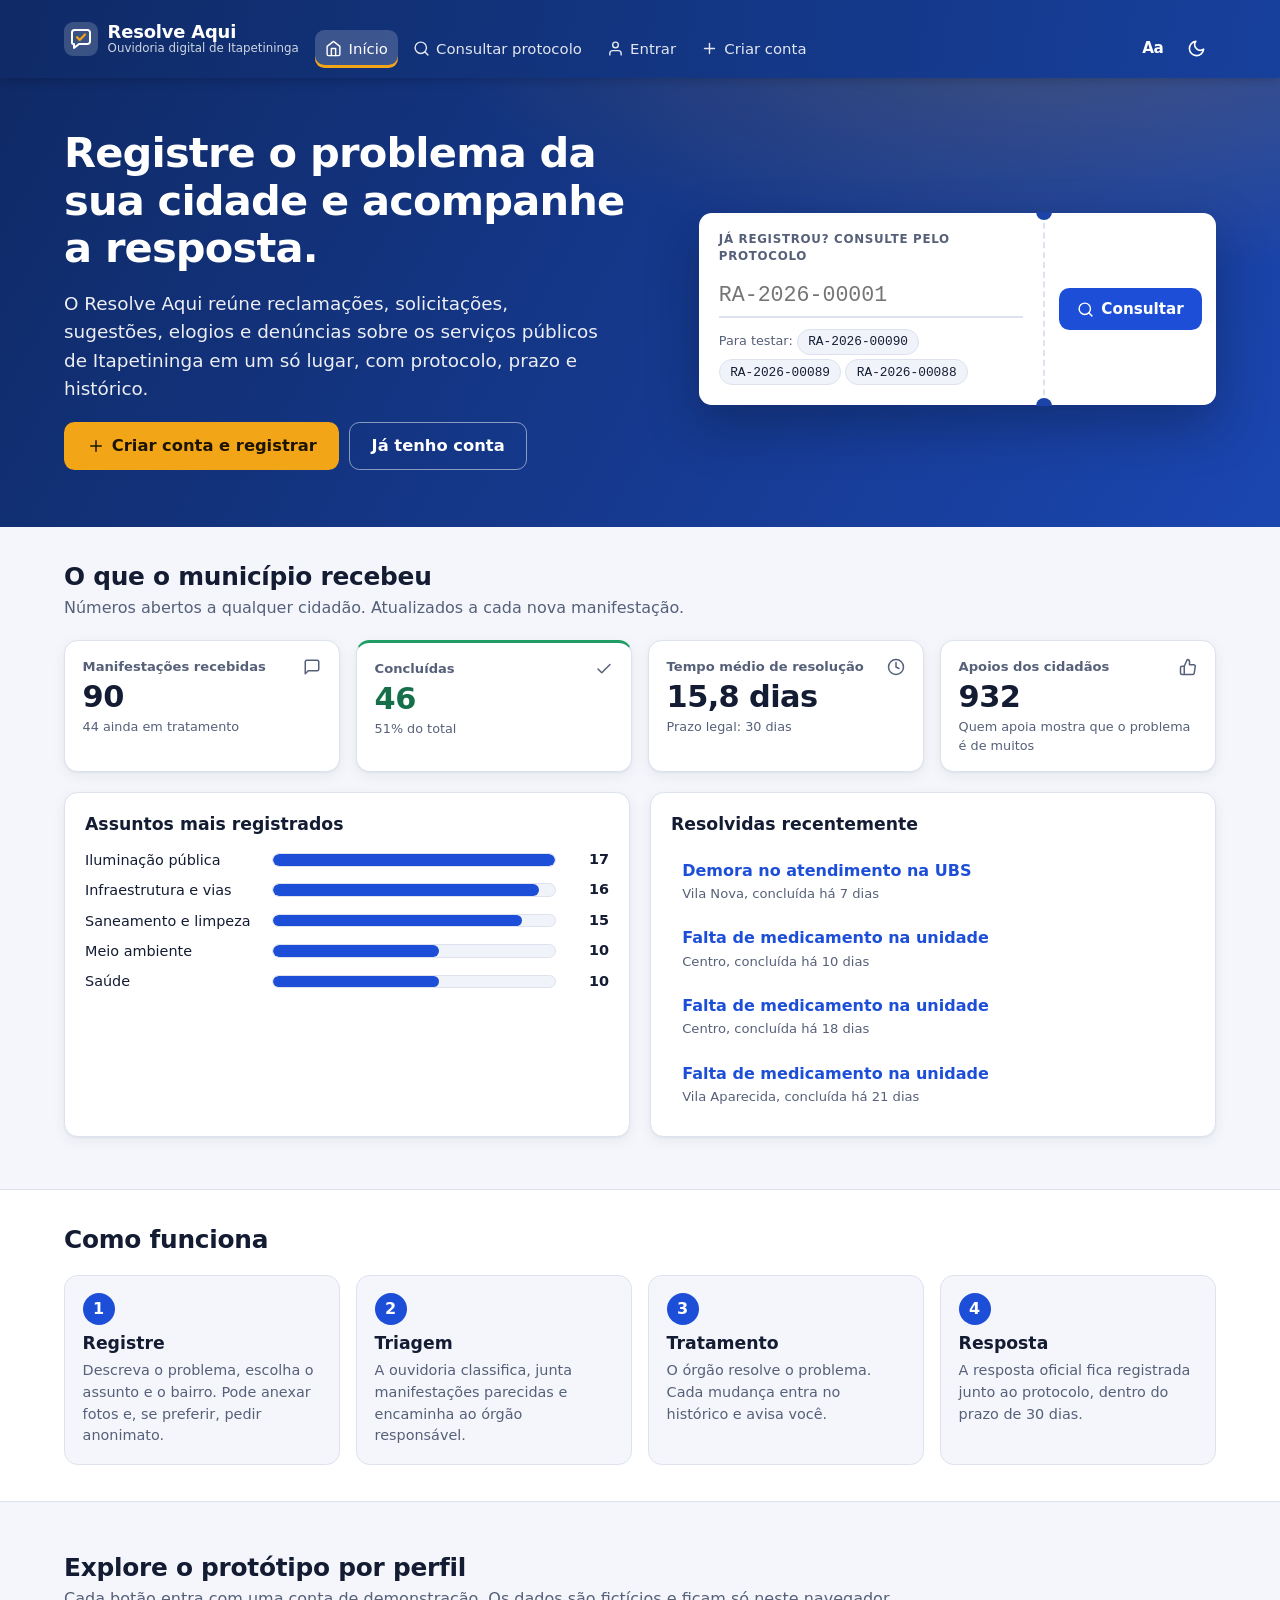
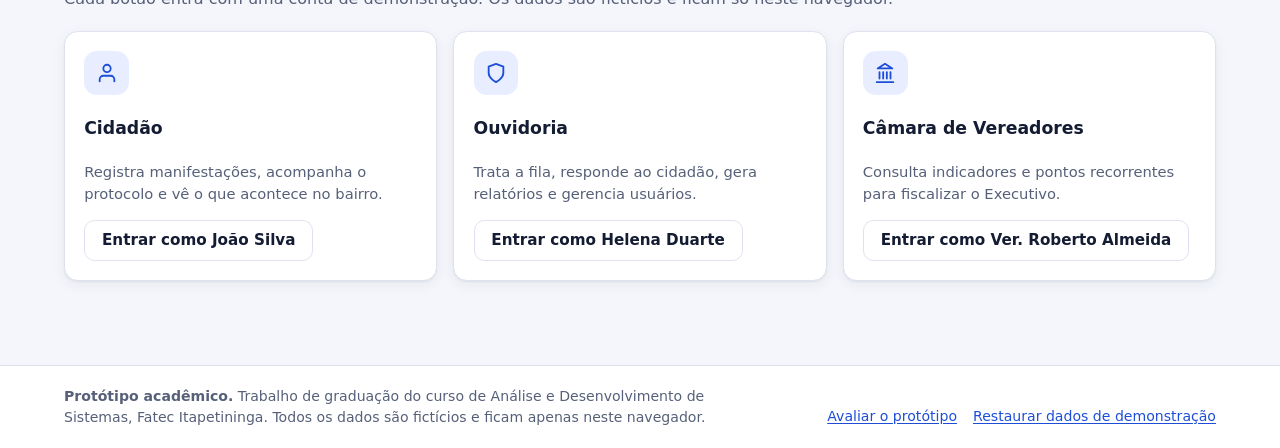
<file: index.html>
<!doctype html>
<html lang="pt-BR">
<head>
  <meta charset="utf-8">
  <meta name="viewport" content="width=device-width, initial-scale=1">
  <title>Resolve Aqui | Ouvidoria digital de Itapetininga</title>
  <meta name="description" content="Protótipo funcional de plataforma web para ouvidoria e gestão de reclamações de serviços públicos municipais. Trabalho de graduação, Fatec Itapetininga.">
  <meta name="color-scheme" content="light dark">
  <link rel="icon" href="data:image/svg+xml,%3Csvg xmlns='http://www.w3.org/2000/svg' viewBox='0 0 34 34'%3E%3Crect width='34' height='34' rx='9' fill='%231d4ed8'/%3E%3Cpath d='M8 10.5A2.5 2.5 0 0 1 10.5 8h13A2.5 2.5 0 0 1 26 10.5v9a2.5 2.5 0 0 1-2.5 2.5H15l-5 4v-4h-.5A1.5 1.5 0 0 1 8 20.5z' fill='none' stroke='white' stroke-width='2' stroke-linejoin='round'/%3E%3Cpath d='m13 15.2 2.7 2.7 5.3-5.4' fill='none' stroke='%23f2a516' stroke-width='2.2' stroke-linecap='round' stroke-linejoin='round'/%3E%3C/svg%3E">
  <link rel="stylesheet" href="css/style.css">
</head>
<body>
  <a class="skip" href="#main">Ir para o conteúdo</a>
  <header id="site-header" class="site-header"></header>
  <main id="main" tabindex="-1"></main>
  <footer id="site-footer" class="site-footer"></footer>

  <div id="modal-root"></div>
  <div id="toasts" class="toasts" role="status" aria-live="polite"></div>
  <div id="tooltip" class="tooltip" role="tooltip"></div>
  <div id="print-root" aria-hidden="true"></div>

  <noscript><p style="padding:2rem;font-family:sans-serif">Este protótipo precisa de JavaScript para funcionar.</p></noscript>

  <script src="js/data.js"></script>
  <script src="js/stats.js"></script>
  <script src="js/store.js"></script>
  <script src="js/ui.js"></script>
  <script src="js/shared.js"></script>
  <script src="js/views-public.js"></script>
  <script src="js/views-cidadao.js"></script>
  <script src="js/views-gestor.js"></script>
  <script src="js/app.js"></script>
</body>
</html>
</file>
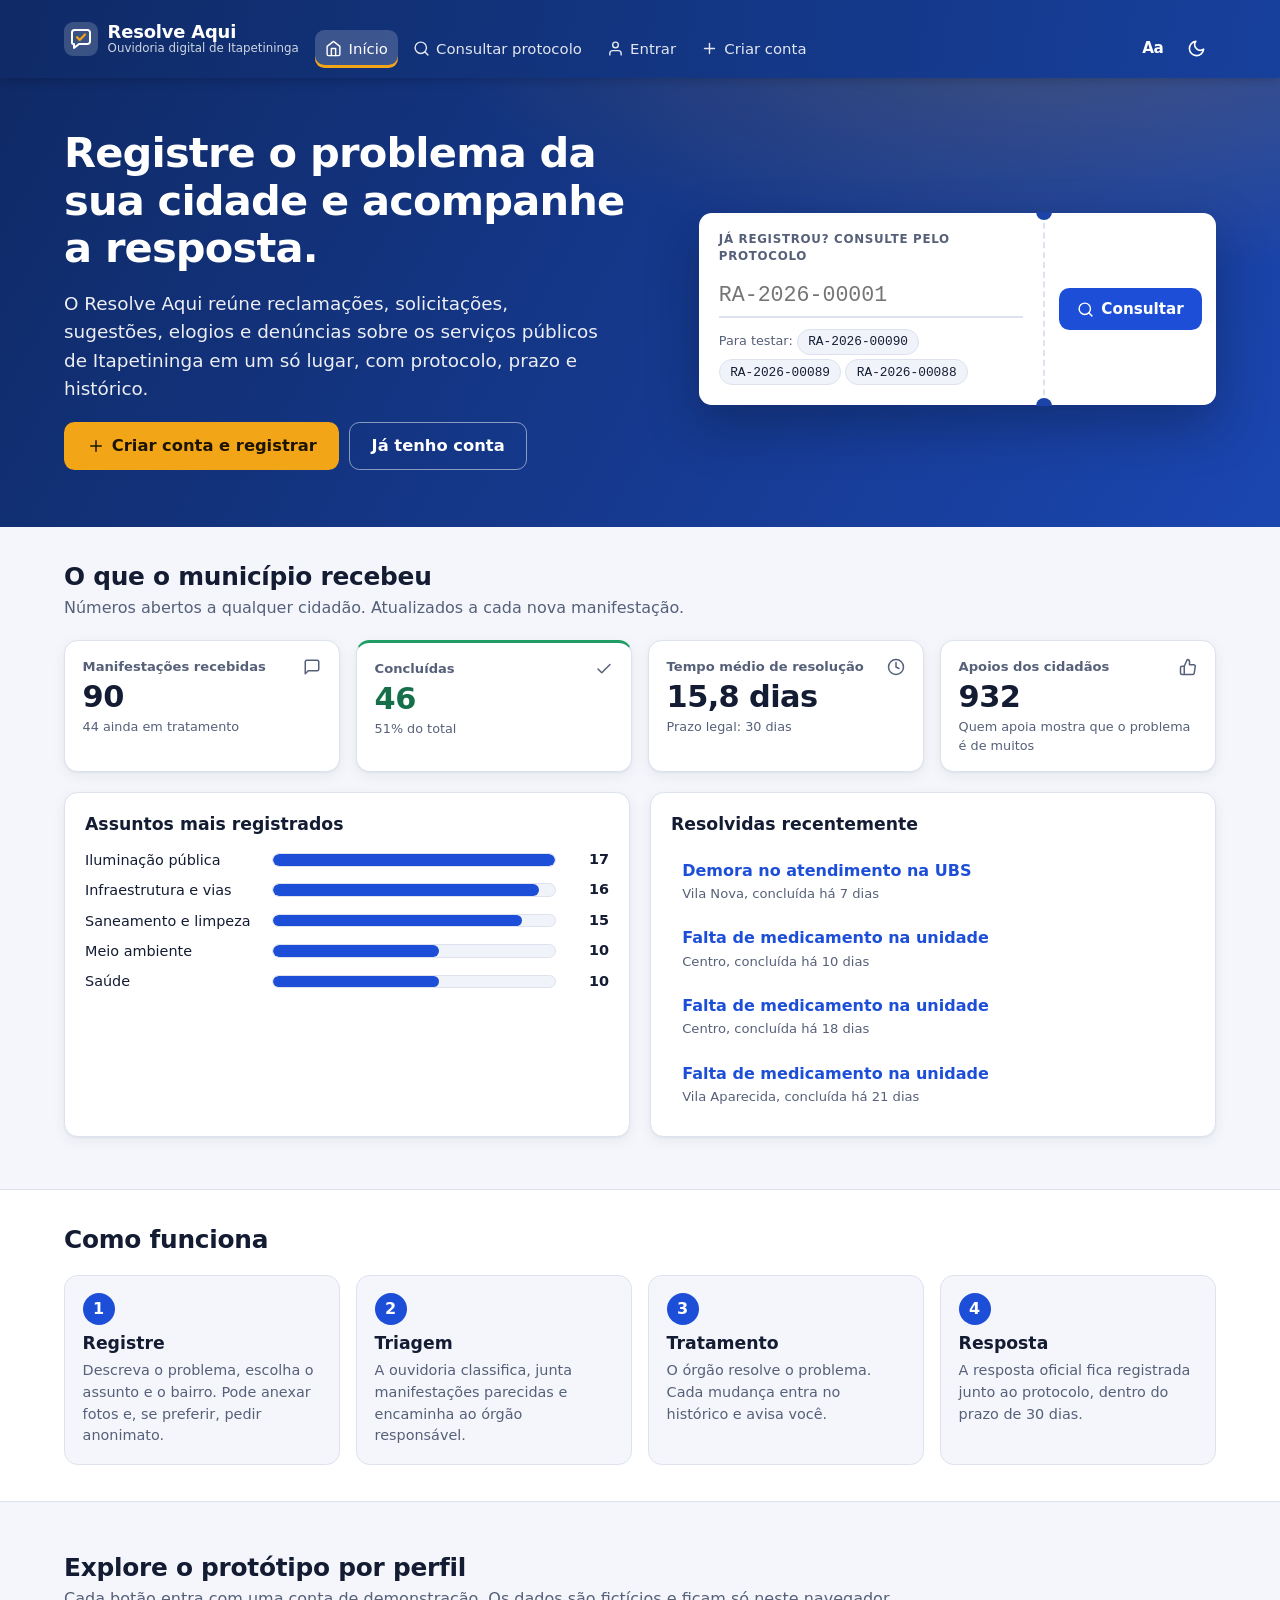
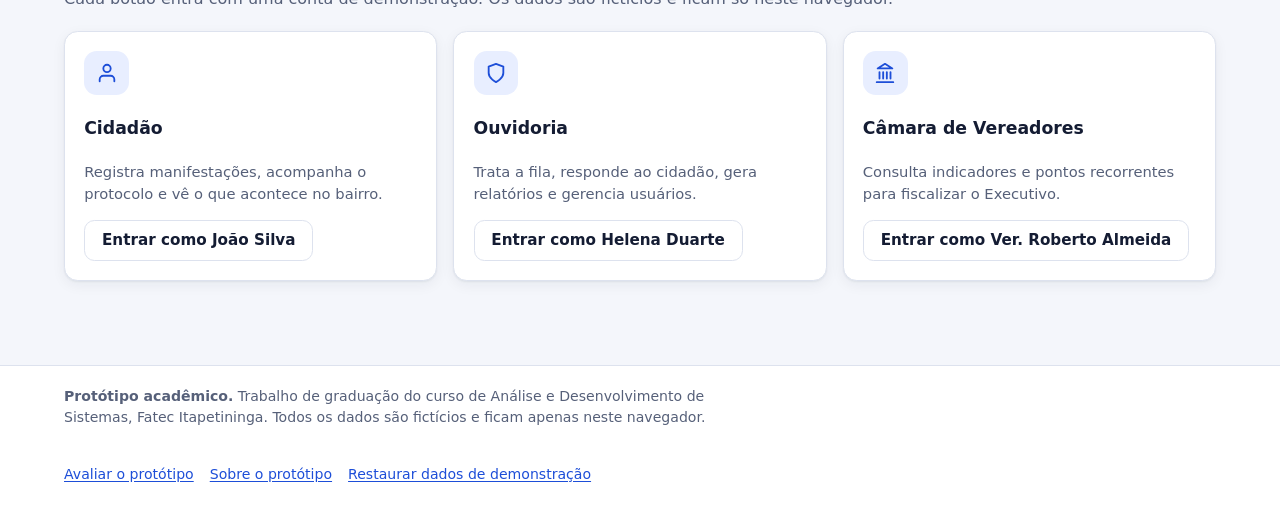
<file: resolve-aqui-arquivo-unico.html>
<!doctype html>
<html lang="pt-BR">
<head>
  <meta charset="utf-8">
  <meta name="viewport" content="width=device-width, initial-scale=1">
  <title>Resolve Aqui | Ouvidoria digital de Itapetininga</title>
  <meta name="description" content="Protótipo funcional de plataforma web para ouvidoria e gestão de reclamações de serviços públicos municipais. Trabalho de graduação, Fatec Itapetininga.">
  <meta name="color-scheme" content="light dark">
  <link rel="icon" href="data:image/svg+xml,%3Csvg xmlns='http://www.w3.org/2000/svg' viewBox='0 0 34 34'%3E%3Crect width='34' height='34' rx='9' fill='%231d4ed8'/%3E%3Cpath d='M8 10.5A2.5 2.5 0 0 1 10.5 8h13A2.5 2.5 0 0 1 26 10.5v9a2.5 2.5 0 0 1-2.5 2.5H15l-5 4v-4h-.5A1.5 1.5 0 0 1 8 20.5z' fill='none' stroke='white' stroke-width='2' stroke-linejoin='round'/%3E%3Cpath d='m13 15.2 2.7 2.7 5.3-5.4' fill='none' stroke='%23f2a516' stroke-width='2.2' stroke-linecap='round' stroke-linejoin='round'/%3E%3C/svg%3E">
  <style>
/* =========================================================================
   Resolve Aqui - folha de estilos do protótipo
   Tema claro/escuro (automático ou escolhido), tamanho de texto ajustável,
   layout responsivo e impressão de relatórios.
   ========================================================================= */

/* ------------------------------ Tokens ------------------------------ */
:root {
  --bg: #f4f6fb;
  --surface: #ffffff;
  --surface-2: #f0f3fa;
  --ink: #141c33;
  --muted: #566079;
  --line: #dde2ee;
  --brand: #1d4ed8;
  --brand-ink: #ffffff;
  --brand-tint: #e8eeff;
  --brand-deep: #0f2a66;
  --accent: #f2a516;
  --focus: #1d4ed8;
  --ok: #15704a;       --ok-bg: #e2f5ea;
  --warn: #8a5600;     --warn-bg: #fff2d3;
  --bad: #b3261e;      --bad-bg: #fdeceb;
  --viol: #5b3fc4;     --viol-bg: #eeeaff;
  --st-aberta: #d6453a;   --st-analise: #7a5ad8;   --st-andamento: #e09b00;   --st-concluida: #1f9d63;
  --shadow: 0 1px 2px rgba(20, 28, 51, .06), 0 4px 14px rgba(20, 28, 51, .06);
  --shadow-lg: 0 20px 50px rgba(10, 18, 40, .35);
  --radius: .85rem;
  --font: system-ui, -apple-system, "Segoe UI", Roboto, "Helvetica Neue", Arial, sans-serif;
  --mono: ui-monospace, "SF Mono", "Cascadia Mono", Consolas, monospace;
}
/* Variáveis do tema escuro: declaradas uma vez por seletor (automático e manual) */
@media (prefers-color-scheme: dark) {
  :root:not([data-theme="light"]) {
    color-scheme: dark;
    --bg: #0d1322; --surface: #151d33; --surface-2: #1b2540; --ink: #e8ecf8; --muted: #9ba6c2; --line: #2a3555;
    --brand: #6f9bff; --brand-ink: #0b1226; --brand-tint: #1d2c57; --brand-deep: #0a1533; --focus: #9bbcff;
    --ok: #5fd39a; --ok-bg: #12301f; --warn: #f2c15a; --warn-bg: #3a2c0a; --bad: #ff8f86; --bad-bg: #3a1614; --viol: #b9a6ff; --viol-bg: #271f4d;
    --st-aberta: #ff7a6e; --st-analise: #a891ff; --st-andamento: #f2b93b; --st-concluida: #4cc58b;
    --shadow: 0 1px 2px rgba(0, 0, 0, .4), 0 4px 14px rgba(0, 0, 0, .3);
  }
}
:root[data-theme="dark"] {
  color-scheme: dark;
  --bg: #0d1322; --surface: #151d33; --surface-2: #1b2540; --ink: #e8ecf8; --muted: #9ba6c2; --line: #2a3555;
  --brand: #6f9bff; --brand-ink: #0b1226; --brand-tint: #1d2c57; --brand-deep: #0a1533; --focus: #9bbcff;
  --ok: #5fd39a; --ok-bg: #12301f; --warn: #f2c15a; --warn-bg: #3a2c0a; --bad: #ff8f86; --bad-bg: #3a1614; --viol: #b9a6ff; --viol-bg: #271f4d;
  --st-aberta: #ff7a6e; --st-analise: #a891ff; --st-andamento: #f2b93b; --st-concluida: #4cc58b;
  --shadow: 0 1px 2px rgba(0, 0, 0, .4), 0 4px 14px rgba(0, 0, 0, .3);
}

/* ------------------------------ Base ------------------------------ */
*, *::before, *::after { box-sizing: border-box; }
html { font-size: 100%; -webkit-text-size-adjust: 100%; scroll-padding-top: 5rem; }
html[data-fs="1"] { font-size: 112.5%; }
html[data-fs="2"] { font-size: 125%; }
body { margin: 0; font-family: var(--font); line-height: 1.5; color: var(--ink); background: var(--bg); min-height: 100vh; display: flex; flex-direction: column; }
body.no-scroll { overflow: hidden; }
main { flex: 1; padding-block: 1.5rem 3rem; outline: none; }
h1, h2, h3, p, ul, ol, figure, fieldset, dl { margin: 0; padding: 0; }
ul, ol { list-style: none; }
h1 { font-size: clamp(1.7rem, 4vw, 2.6rem); line-height: 1.15; letter-spacing: -.02em; }
h2, .h2 { font-size: 1.55rem; line-height: 1.2; letter-spacing: -.01em; }
h3, .h3 { font-size: 1.08rem; line-height: 1.3; }
a { color: var(--brand); text-underline-offset: .15em; }
img { max-width: 100%; display: block; }
button, input, select, textarea { font: inherit; color: inherit; }
button { cursor: pointer; }
[hidden] { display: none !important; }
:focus-visible { outline: 3px solid var(--focus); outline-offset: 2px; border-radius: .25rem; }
.sr-only { position: absolute; width: 1px; height: 1px; margin: -1px; padding: 0; overflow: hidden; clip: rect(0, 0, 0, 0); white-space: nowrap; border: 0; }
.skip { position: absolute; left: .5rem; top: -4rem; background: var(--surface); color: var(--ink); padding: .6rem 1rem; border-radius: .5rem; z-index: 100; box-shadow: var(--shadow); }
.skip:focus { top: .5rem; }
.muted { color: var(--muted); }
.mono { font-family: var(--mono); font-size: .9em; }
.pre { white-space: pre-line; overflow-wrap: anywhere; }
.txt-bad { color: var(--bad); }
.i { flex: none; vertical-align: -.2em; }
.lead { font-size: 1.15rem; line-height: 1.55; }
.sm { font-size: .95rem; }
.center { display: flex; justify-content: center; text-align: center; }

/* ------------------------------ Layout ------------------------------ */
.container { width: 100%; max-width: 74rem; margin-inline: auto; padding-inline: 1rem; }
.container.narrow { max-width: 36rem; }
.container.narrow-lg { max-width: 54rem; }
.container > * + *, #aba > * + * { margin-top: 1.25rem; }
.container > .page-head + * { margin-top: 1.25rem; }
.page-head > * + * { margin-top: .3rem; }
.row-between { display: flex; justify-content: space-between; align-items: center; gap: 1rem; flex-wrap: wrap; }
.row-between > div > * + * { margin-top: .3rem; }
.grid-2 { display: grid; grid-template-columns: repeat(2, minmax(0, 1fr)); gap: 1rem; }
.grid-3 { display: grid; grid-template-columns: repeat(3, minmax(0, 1fr)); gap: 1rem; }
.gap-lg { gap: 1.25rem; }
.split { display: grid; grid-template-columns: minmax(0, 1fr) 22rem; gap: 1.25rem; align-items: start; }
.side { display: grid; gap: 1.25rem; position: sticky; top: 5.5rem; }
.btn-row { display: flex; flex-wrap: wrap; gap: .6rem; }
.btn-row.center { justify-content: center; }
.sec { padding-block: 2.2rem; }
.sec-head { margin-bottom: 1.2rem; }
.sec-head > * + * { margin-top: .25rem; }
.band { background: var(--surface); border-block: 1px solid var(--line); margin-block: 1rem; }
.title-row { display: flex; align-items: center; flex-wrap: wrap; gap: .5rem .75rem; }
.title-row h2, .title-row h3 { overflow-wrap: anywhere; }
@media (max-width: 62rem) { .split { grid-template-columns: 1fr; } .side { position: static; } }
@media (max-width: 40rem) { .grid-2, .grid-3 { grid-template-columns: 1fr; } main { padding-block: 1rem 2.5rem; } }

/* ------------------------------ Cabeçalho e rodapé ------------------------------ */
.site-header { position: sticky; top: 0; z-index: 30; background: linear-gradient(100deg, var(--brand-deep), #17409c); color: #fff; box-shadow: 0 2px 10px rgba(0, 0, 0, .2); }
.hdr-in { display: flex; align-items: center; gap: .75rem 1rem; padding-block: .6rem; flex-wrap: wrap; }
.brand { display: flex; align-items: center; gap: .6rem; color: #fff; text-decoration: none; color: #fff; }
.brand svg { color: #fff; }
.brand-t { display: flex; flex-direction: column; line-height: 1.15; }
.brand-t strong { font-size: 1.12rem; letter-spacing: -.01em; }
.brand-t small { font-size: .74rem; opacity: .8; }
.nav { display: flex; gap: .25rem; flex: 1; flex-wrap: wrap; }
.nav a { display: inline-flex; align-items: center; gap: .4rem; padding: .5rem .65rem; white-space: nowrap; border-radius: .6rem; color: #fff; text-decoration: none; font-size: .93rem; font-weight: 500; opacity: .88; }
.nav a:hover { background: rgba(255, 255, 255, .12); opacity: 1; }
.nav a[aria-current="page"] { background: rgba(255, 255, 255, .18); opacity: 1; box-shadow: inset 0 -3px 0 var(--accent); }
.hdr-act { display: flex; align-items: center; gap: .35rem; margin-left: auto; }
.icon-btn { position: relative; display: inline-grid; place-items: center; width: 2.4rem; height: 2.4rem; border-radius: .6rem; border: 0; background: transparent; color: inherit; }
.icon-btn:hover { background: color-mix(in srgb, currentColor 12%, transparent); }
.icon-btn.hd { color: #fff; }
.icon-btn.hd:hover { background: rgba(255, 255, 255, .15); }
.icon-btn.perigo { color: var(--bad); }
.aa { font-weight: 700; font-size: .95rem; letter-spacing: -.03em; }
.dot-n { position: absolute; top: .1rem; right: .05rem; min-width: 1.1rem; height: 1.1rem; padding-inline: .25rem; border-radius: 1rem; background: var(--accent); color: #1d1400; font-size: .7rem; font-weight: 800; display: grid; place-items: center; }
.who { display: flex; align-items: center; gap: .6rem; margin-left: .4rem; padding-left: .8rem; border-left: 1px solid rgba(255, 255, 255, .25); }
.who-n { display: flex; flex-direction: column; line-height: 1.15; font-weight: 600; font-size: .92rem; }
.who-n small { font-weight: 400; opacity: .8; font-size: .72rem; }
@media (max-width: 52rem) { .nav { order: 3; flex-basis: 100%; flex-wrap: nowrap; overflow-x: auto; padding-bottom: .2rem; } .nav a span { white-space: nowrap; } .who-n { display: none; } .brand-t small { display: none; } }

.site-footer { border-top: 1px solid var(--line); background: var(--surface); padding-block: 1.25rem; font-size: .88rem; color: var(--muted); }
.ftr-in { display: flex; justify-content: space-between; gap: 1rem 2rem; flex-wrap: wrap; align-items: flex-start; }
.ftr-in p { max-width: 42rem; }
.ftr-act { display: flex; gap: 1rem; flex-wrap: wrap; }
.ftr-aviso { margin-top: .6rem; color: var(--bad); }
.link-btn { background: none; border: 0; padding: 0; color: var(--brand); text-decoration: underline; text-underline-offset: .15em; text-align: left; font-size: inherit; }
.link-btn:hover { text-decoration-thickness: 2px; }

/* ------------------------------ Botões ------------------------------ */
.btn { display: inline-flex; align-items: center; justify-content: center; gap: .45rem; min-height: 2.6rem; padding: .55rem 1.05rem; border: 1px solid transparent; border-radius: .65rem; font-weight: 600; font-size: .95rem; text-decoration: none; line-height: 1.2; transition: background .15s, border-color .15s, transform .05s; }
.btn:active { transform: translateY(1px); }
.btn-primary { background: var(--brand); color: var(--brand-ink); }
.btn-primary:hover { background: color-mix(in srgb, var(--brand) 88%, #000); }
.btn-ghost { background: var(--surface); color: var(--ink); border-color: var(--line); }
.btn-ghost:hover { background: var(--surface-2); border-color: color-mix(in srgb, var(--ink) 25%, var(--line)); }
.btn-ghost.perigo { color: var(--bad); }
.btn-ghost.is-on { background: var(--brand-tint); border-color: var(--brand); color: var(--brand); }
.btn-primary.is-on { background: var(--ok); color: #fff; }
.btn-danger { background: #c8261c; color: #fff; }
.btn-danger:hover { background: #a81d15; }
.btn-warn { background: #d99a06; color: #1d1400; }
.btn-warn:hover { background: #bd8503; }
.btn-onDark { background: transparent; color: #fff; border-color: rgba(255, 255, 255, .45); }
.btn-onDark:hover { background: rgba(255, 255, 255, .15); }
.btn-sm { min-height: 2.2rem; padding: .35rem .75rem; font-size: .88rem; }
.btn-lg { min-height: 3rem; padding: .7rem 1.35rem; font-size: 1.02rem; }
.btn-block { width: 100%; }
.btn[disabled], .btn:disabled { opacity: .5; cursor: not-allowed; transform: none; }
.chip-btn { border: 1px solid var(--line); background: var(--surface-2); color: var(--ink); border-radius: 2rem; padding: .15rem .65rem; font-size: .8rem; font-family: var(--mono); margin: .15rem .25rem .15rem 0; }
.chip-btn:hover { border-color: var(--brand); color: var(--brand); }

/* ------------------------------ Formulários ------------------------------ */
.field { display: flex; flex-direction: column; gap: .35rem; min-width: 0; }
.field.inline { flex-direction: row; align-items: center; gap: .6rem; }
.field.grow { flex: 1 1 14rem; }
label, .label { font-weight: 600; font-size: .92rem; }
.input { width: 100%; min-height: 2.6rem; padding: .55rem .75rem; border: 1px solid color-mix(in srgb, var(--ink) 28%, var(--line)); border-radius: .6rem; background: var(--surface); color: var(--ink); }
textarea.input { resize: vertical; min-height: 5rem; line-height: 1.45; }
.input::placeholder { color: color-mix(in srgb, var(--muted) 80%, transparent); }
.input:hover { border-color: color-mix(in srgb, var(--ink) 45%, var(--line)); }
.input[readonly] { background: var(--surface-2); color: var(--muted); }
[aria-invalid="true"] { border-color: var(--bad) !important; box-shadow: 0 0 0 1px var(--bad); }
.hint { font-size: .82rem; color: var(--muted); }
.field-err { color: var(--bad); font-size: .86rem; font-weight: 500; margin-top: .3rem; }
form:not(.filters):not(.row-form):not(.ticket) > * + * { margin-top: 1rem; }
.modal-b form > * + *, form.modal-b > * + * { margin-top: 1rem; }
.pw { position: relative; }
.pw .input { padding-right: 5rem; }
.pw-btn { position: absolute; right: .35rem; top: 50%; transform: translateY(-50%); background: none; border: 0; color: var(--brand); font-size: .84rem; font-weight: 600; padding: .35rem .5rem; }
.check { display: flex; gap: .65rem; align-items: flex-start; font-size: .9rem; font-weight: 400; line-height: 1.45; }
.check input { margin-top: .2rem; width: 1.1rem; height: 1.1rem; flex: none; accent-color: var(--brand); }
.check.inline { align-items: center; padding-bottom: .55rem; }
.filters { display: flex; flex-wrap: wrap; gap: .75rem 1rem; align-items: flex-end; padding: 1rem; }
.filters .field { flex: 0 1 11rem; }
.filters .field.grow { flex: 1 1 14rem; }
.row-form { display: flex; gap: 1rem; align-items: flex-end; flex-wrap: wrap; }
.result-line { color: var(--muted); font-size: .92rem; }
.result-line strong { color: var(--ink); }

fieldset.seg { border: 0; min-width: 0; }
fieldset.seg legend { font-weight: 600; font-size: .92rem; margin-bottom: .5rem; padding: 0; }
.seg-opts { display: grid; grid-template-columns: repeat(auto-fit, minmax(10.5rem, 1fr)); gap: .6rem; }
.seg-opt { position: relative; display: block; font-weight: 400; }
.seg-opt input { position: absolute; opacity: 0; inset: 0; width: 100%; height: 100%; margin: 0; cursor: pointer; }
.seg-opt span { display: flex; flex-direction: column; gap: .15rem; height: 100%; padding: .65rem .8rem; border: 1px solid var(--line); border-radius: .7rem; background: var(--surface); }
.seg-opt strong { font-size: .95rem; }
.seg-opt small { color: var(--muted); font-size: .78rem; line-height: 1.35; }
.seg-opt input:checked + span { border-color: var(--brand); background: var(--brand-tint); box-shadow: 0 0 0 1px var(--brand); }
.seg-opt input:focus-visible + span { outline: 3px solid var(--focus); outline-offset: 2px; }

.drop { display: flex; align-items: center; gap: .9rem; padding: 1rem; border: 2px dashed color-mix(in srgb, var(--ink) 25%, var(--line)); border-radius: .8rem; background: var(--surface-2); cursor: pointer; font-weight: 400; }
.drop span { display: flex; flex-direction: column; }
.drop small { color: var(--muted); font-size: .8rem; }
.drop:hover, .drop.over { border-color: var(--brand); background: var(--brand-tint); }
.prev { display: grid; gap: .5rem; margin-top: .5rem; }
.prev:empty { display: none; }
.prev li { display: flex; align-items: center; gap: .7rem; padding: .4rem .5rem; border: 1px solid var(--line); border-radius: .6rem; background: var(--surface); }
.prev img { width: 3rem; height: 3rem; object-fit: cover; border-radius: .4rem; }
.prev-ico { width: 3rem; height: 3rem; display: grid; place-items: center; background: var(--surface-2); border-radius: .4rem; color: var(--muted); }
.prev-n { flex: 1; min-width: 0; overflow-wrap: anywhere; font-size: .9rem; display: flex; flex-direction: column; }
.prev-n small { color: var(--muted); font-size: .76rem; }

.likert { border: 0; min-width: 0; padding: .8rem 0; border-bottom: 1px solid var(--line); }
.likert legend { font-weight: 600; font-size: .95rem; padding: 0; margin-bottom: .55rem; }
.likert-opts { display: grid; grid-template-columns: repeat(5, 1fr); gap: .4rem; }
.likert-opts label { position: relative; font-weight: 400; }
.likert-opts input { position: absolute; opacity: 0; inset: 0; width: 100%; height: 100%; margin: 0; cursor: pointer; }
.likert-opts span { display: flex; flex-direction: column; align-items: center; gap: .15rem; text-align: center; height: 100%; padding: .5rem .25rem; border: 1px solid var(--line); border-radius: .6rem; background: var(--surface); }
.likert-opts b { font-size: 1.05rem; }
.likert-opts small { font-size: .68rem; color: var(--muted); line-height: 1.2; }
.likert-opts input:checked + span { background: var(--brand-tint); border-color: var(--brand); box-shadow: 0 0 0 1px var(--brand); }
.likert-opts input:focus-visible + span { outline: 3px solid var(--focus); outline-offset: 2px; }
@media (max-width: 36rem) { .likert-opts small { display: none; } }

/* ------------------------------ Cartões e blocos ------------------------------ */
.card { background: var(--surface); border: 1px solid var(--line); border-radius: var(--radius); box-shadow: var(--shadow); }
.card-pad { padding: 1.25rem; }
.card > h3:first-child, .card > h2:first-child { margin-bottom: .2rem; }
.card-pad > * + * { margin-top: .85rem; }
.card > * + *:not(.mcard-act) { margin-top: .85rem; }
.card:not(.card-pad):not(.mcard):not(.filters):not(.kpi):not(.perfil) { padding: 1.25rem; }
.empty { text-align: center; padding: 2rem 1rem; display: flex; flex-direction: column; align-items: center; gap: .5rem; }
.empty p { color: var(--muted); max-width: 28rem; }
.note { display: flex; gap: .75rem; align-items: flex-start; padding: .8rem 1rem; border-radius: .7rem; background: var(--brand-tint); border: 1px solid color-mix(in srgb, var(--brand) 30%, transparent); font-size: .92rem; }
.note .i { color: var(--brand); margin-top: .15rem; }
.note-wide { margin-block: .25rem; }
.chip { display: inline-flex; align-items: center; padding: .1rem .55rem; border-radius: 2rem; font-size: .76rem; font-weight: 600; background: var(--surface-2); border: 1px solid var(--line); color: var(--ink); }
.chip-soft { background: transparent; color: var(--muted); }
.chip-me { background: var(--brand-tint); color: var(--brand); border-color: transparent; }
.chip-new { background: var(--brand); color: var(--brand-ink); border-color: transparent; }
.meta { display: flex; flex-wrap: wrap; gap: .35rem .9rem; align-items: center; font-size: .85rem; color: var(--muted); }
.meta > span:not(.chip) { display: inline-flex; align-items: center; gap: .3rem; }
.avatar { display: inline-grid; place-items: center; width: 2rem; height: 2rem; border-radius: 50%; background: var(--brand-tint); color: var(--brand); font-weight: 700; font-size: .78rem; flex: none; }

.badge { display: inline-flex; align-items: center; gap: .4rem; padding: .15rem .65rem; border-radius: 2rem; font-size: .8rem; font-weight: 600; white-space: nowrap; }
.badge .dot { width: .5rem; height: .5rem; border-radius: 50%; background: currentColor; }
.st-aberta { background: var(--bad-bg); color: var(--bad); }
.st-analise { background: var(--viol-bg); color: var(--viol); }
.st-andamento { background: var(--warn-bg); color: var(--warn); }
.st-concluida { background: var(--ok-bg); color: var(--ok); }
.us-ativo { background: var(--ok-bg); color: var(--ok); }
.us-suspenso { background: var(--bad-bg); color: var(--bad); }
.us-pendente { background: var(--warn-bg); color: var(--warn); }
.prazo { display: inline-flex; align-items: center; gap: .3rem; font-size: .82rem; font-weight: 600; white-space: nowrap; }
.pz-ok { color: var(--ok); } .pz-warn { color: var(--warn); } .pz-late { color: var(--bad); }
.prazo-line { display: flex; align-items: center; flex-wrap: wrap; gap: .4rem 1rem; }
.rate { display: inline-block; padding: .05rem .5rem; border-radius: 2rem; font-size: .8rem; font-weight: 700; }
.rt-ok { background: var(--ok-bg); color: var(--ok); } .rt-mid { background: var(--warn-bg); color: var(--warn); } .rt-low { background: var(--bad-bg); color: var(--bad); }

/* Cartão de manifestação */
.mgrid { display: grid; grid-template-columns: repeat(auto-fill, minmax(20rem, 1fr)); gap: 1rem; }
.mgrid > .empty { grid-column: 1 / -1; }
.mcard { padding: 1.1rem; display: flex; flex-direction: column; gap: .6rem; }
.mcard-top { display: flex; justify-content: space-between; gap: .6rem; align-items: flex-start; }
.mcard-top h3 { overflow-wrap: anywhere; }
.mcard-desc { color: var(--ink); font-size: .93rem; display: -webkit-box; -webkit-line-clamp: 3; -webkit-box-orient: vertical; overflow: hidden; }
.mcard-act { display: flex; flex-wrap: wrap; gap: .5rem; align-items: center; margin-top: auto; padding-top: .3rem; }
.mcard-n { margin-left: auto; display: inline-flex; align-items: center; gap: .3rem; color: var(--muted); font-size: .85rem; }

/* Protocolo (ticket) */
.ticket { display: flex; align-items: stretch; background: var(--surface); border: 1px solid var(--line); border-radius: .8rem; position: relative; }
.ticket-main { flex: 1; padding: .7rem 1rem; display: flex; flex-direction: column; gap: .15rem; min-width: 0; }
.ticket-l { font-size: .74rem; text-transform: uppercase; letter-spacing: .06em; color: var(--muted); font-weight: 700; }
.ticket-n { font-family: var(--mono); font-size: 1.3rem; letter-spacing: .02em; }
.ticket-stub { display: flex; align-items: center; padding: .6rem .9rem; border-left: 2px dashed var(--line); position: relative; }
.ticket-stub::before, .ticket-stub::after { content: ""; position: absolute; left: -.55rem; width: 1rem; height: 1rem; border-radius: 50%; background: var(--bg); border: 1px solid var(--line); }
.ticket-stub::before { top: -.55rem; clip-path: inset(50% 0 0 0); }
.ticket-stub::after { bottom: -.55rem; clip-path: inset(0 0 50% 0); }
.band .ticket-stub::before, .band .ticket-stub::after { background: var(--surface); }
.ticket-big { box-shadow: var(--shadow-lg); border: 0; }
.ticket-big .ticket-main { padding: 1.1rem 1.25rem; gap: .5rem; }
.ticket-big .ticket-stub::before, .ticket-big .ticket-stub::after { background: #1b43a8; border: 0; }
.ticket-input { width: 100%; border: 0; border-bottom: 2px solid var(--line); background: transparent; color: var(--ink); font-family: var(--mono); font-size: 1.35rem; padding: .3rem 0; outline-offset: 4px; }
.ticket-input:focus { border-bottom-color: var(--brand); }
.ticket-ex { font-size: .8rem; color: var(--muted); }
.sucesso .ticket { text-align: left; margin-block: 1rem; }

/* KPIs */
.kpis { display: grid; grid-template-columns: repeat(auto-fit, minmax(10.5rem, 1fr)); gap: 1rem; }
.kpi { display: flex; flex-direction: column; gap: .2rem; padding: 1rem 1.1rem; background: var(--surface); border: 1px solid var(--line); border-radius: var(--radius); box-shadow: var(--shadow); color: var(--ink); text-decoration: none; }
.kpi-top { display: flex; justify-content: space-between; align-items: center; color: var(--muted); }
.kpi-l { font-size: .82rem; font-weight: 600; }
.kpi-v { font-size: 1.9rem; font-weight: 750; letter-spacing: -.02em; line-height: 1.1; font-variant-numeric: tabular-nums; }
.kpi-h { font-size: .8rem; color: var(--muted); }
.kpi-ok .kpi-v { color: var(--ok); } .kpi-warn .kpi-v { color: var(--warn); } .kpi-bad .kpi-v { color: var(--bad); }
.kpi-ok { border-top: 3px solid var(--st-concluida); } .kpi-warn { border-top: 3px solid var(--st-andamento); } .kpi-bad { border-top: 3px solid var(--st-aberta); }
.kpi-link:hover { border-color: var(--brand); }
.kpis-3 { grid-template-columns: repeat(auto-fit, minmax(12rem, 1fr)); }
.kpis-6 { grid-template-columns: repeat(auto-fit, minmax(9.5rem, 1fr)); }
.stats3 { display: grid; grid-template-columns: repeat(3, 1fr); gap: .75rem; }
.stat { display: grid; grid-template-columns: auto 1fr; gap: .1rem .5rem; align-items: center; padding: .75rem .9rem; border-radius: .8rem; border: 1px solid transparent; font-size: .82rem; }
.stat strong { grid-column: 1 / -1; font-size: 1.5rem; line-height: 1.15; }
.stat strong.sm { font-size: 1.05rem; }
.s-blue { background: var(--brand-tint); color: var(--brand); } .s-violet { background: var(--viol-bg); color: var(--viol); } .s-green { background: var(--ok-bg); color: var(--ok); } .s-amber { background: var(--warn-bg); color: var(--warn); }
@media (max-width: 36rem) { .stats3 { grid-template-columns: 1fr; } }

/* ------------------------------ Gráficos ------------------------------ */
.legend { display: flex; flex-wrap: wrap; gap: .4rem 1rem; font-size: .8rem; color: var(--muted); margin: .4rem 0 .6rem; }
.legend li { display: inline-flex; align-items: center; gap: .4rem; }
.sw { width: .8rem; height: .8rem; border-radius: .2rem; display: inline-block; }
.sw-aberta, .seg-aberta { background: var(--st-aberta); } .sw-analise, .seg-analise { background: var(--st-analise); }
.sw-andamento, .seg-andamento { background: var(--st-andamento); } .sw-concluida, .seg-concluida, .cb-concluida { background: var(--st-concluida); }
.sw-recebidas, .cb-recebidas { background: var(--brand); }
.hbars { display: grid; gap: .55rem; margin-top: .6rem; }
.hb { display: grid; grid-template-columns: minmax(6rem, 11rem) minmax(0, 1fr) 2.6rem; align-items: center; gap: .7rem; font-size: .9rem; }
.hb-l { overflow-wrap: anywhere; line-height: 1.25; }
.hb-t { height: .85rem; background: var(--surface-2); border-radius: .5rem; overflow: hidden; border: 1px solid var(--line); }
.hb-f { display: block; height: 100%; background: var(--brand); border-radius: .5rem; min-width: 2px; }
.hb-stack { display: flex; height: 100%; gap: 2px; }
.hb-stack .seg { display: block; min-width: 3px; }
.hb-v { text-align: right; font-weight: 700; font-variant-numeric: tabular-nums; }
.hb:hover .hb-f, .hb:focus-visible .hb-f { filter: brightness(1.12); }
@media (max-width: 36rem) { .hb { grid-template-columns: minmax(0, 1fr) 2.6rem; } .hb-l { grid-column: 1 / -1; } .hb-t { grid-column: 1; } }
.cols { display: flex; gap: .5rem; height: 13rem; align-items: stretch; padding-top: .5rem; }
.col { flex: 1; display: flex; flex-direction: column; min-width: 0; border-radius: .4rem; }
.col:hover, .col:focus-visible { background: var(--surface-2); }
.col-bars { flex: 1; display: flex; align-items: flex-end; justify-content: center; gap: 4px; padding-top: 1.3rem; border-bottom: 1px solid var(--line); }
.cb { position: relative; width: 36%; max-width: 2.4rem; min-height: 2px; border-radius: .3rem .3rem 0 0; }
.cb em { position: absolute; top: -1.15rem; left: 50%; transform: translateX(-50%); font-style: normal; font-size: .72rem; font-weight: 700; color: var(--muted); }
.col-l { text-align: center; font-size: .75rem; color: var(--muted); padding-top: .3rem; text-transform: capitalize; }

/* ------------------------------ Tabelas e listas ------------------------------ */
.tbl-wrap { overflow-x: auto; border: 1px solid var(--line); border-radius: .7rem; background: var(--surface); margin-top: .5rem; }
.tbl { width: 100%; border-collapse: collapse; font-size: .9rem; }
.tbl th, .tbl td { padding: .6rem .8rem; text-align: left; vertical-align: middle; border-bottom: 1px solid var(--line); }
.tbl thead th { background: var(--surface-2); font-size: .78rem; text-transform: uppercase; letter-spacing: .04em; color: var(--muted); white-space: nowrap; }
.tbl tbody th { font-weight: 600; }
.tbl tbody tr:last-child > * { border-bottom: 0; }
.tbl tbody tr:hover { background: color-mix(in srgb, var(--brand-tint) 55%, transparent); }
.tbl .num { text-align: right; font-variant-numeric: tabular-nums; }
.tbl-fila td:nth-child(2), .tbl-fila th:nth-child(2) { min-width: 13rem; }
.tbl td .avatar { margin-right: .35rem; }
.tbl tbody th .avatar { vertical-align: middle; }
.lista-m { display: grid; gap: .8rem; margin-top: 1rem; }
.lista-m li.card { display: flex; justify-content: space-between; gap: 1rem; align-items: center; padding: 1rem 1.1rem; flex-wrap: wrap; }
.lm-main { flex: 1 1 18rem; display: grid; gap: .4rem; min-width: 0; }
.lm-act { display: flex; gap: .4rem; flex-wrap: wrap; }
.lista-simples li { display: flex; justify-content: space-between; align-items: center; gap: .8rem; padding: .6rem .8rem; border: 1px solid var(--line); border-radius: .6rem; background: var(--surface-2); }
.lista-simples { display: grid; gap: .5rem; }
.lista-simples li div { display: flex; flex-direction: column; }
.feed { display: grid; gap: .2rem; margin-top: .5rem; }
.feed-btn { width: 100%; text-align: left; display: flex; flex-direction: column; gap: .1rem; padding: .6rem .7rem; border: 0; background: transparent; border-radius: .6rem; }
.feed-btn:hover { background: var(--surface-2); }
.feed-btn strong { color: var(--brand); }
.feed-btn .muted { font-size: .82rem; }
.sim { display: grid; gap: .3rem; }
.comentarios { display: grid; gap: .6rem; margin-top: .5rem; }
.comentarios li { display: flex; gap: .7rem; padding: .7rem .8rem; background: var(--surface-2); border-radius: .7rem; }
.comentarios li > div { min-width: 0; flex: 1; }
.c-nome { display: flex; flex-wrap: wrap; align-items: center; gap: .2rem .6rem; font-size: .9rem; }
.c-nome .muted { font-size: .78rem; }
.comentarios li p:last-child { overflow-wrap: anywhere; }
.cform { margin-top: 1rem; }
.notifs { display: grid; gap: .5rem; }
.notifs li { display: flex; gap: .75rem; align-items: center; padding: .7rem .8rem; border: 1px solid var(--line); border-radius: .7rem; }
.notifs li > div { flex: 1; min-width: 0; }
.notifs li.nova { background: var(--brand-tint); border-color: color-mix(in srgb, var(--brand) 40%, transparent); }
.n-ico { width: 2rem; height: 2rem; display: grid; place-items: center; border-radius: 50%; background: var(--surface); color: var(--brand); flex: none; }
.notifs .muted { font-size: .78rem; }
.tabs { display: flex; gap: .25rem; border-bottom: 1px solid var(--line); overflow-x: auto; }
.tab { display: inline-flex; align-items: center; gap: .45rem; padding: .7rem 1rem; text-decoration: none; color: var(--muted); font-weight: 600; font-size: .93rem; border-bottom: 3px solid transparent; white-space: nowrap; margin-bottom: -1px; }
.tab:hover { color: var(--ink); }
.tab.on { color: var(--brand); border-bottom-color: var(--brand); }
.count { min-width: 1.25rem; height: 1.25rem; padding-inline: .35rem; border-radius: 1rem; background: var(--accent); color: #1d1400; font-size: .72rem; font-weight: 800; display: inline-grid; place-items: center; }
.ticks { display: grid; gap: .45rem; }
.ticks li { position: relative; padding-left: 1.5rem; font-size: .93rem; }
.ticks li::before { content: ""; position: absolute; left: .15rem; top: .45em; width: .55rem; height: .3rem; border-left: 2px solid var(--ok); border-bottom: 2px solid var(--ok); transform: rotate(-45deg); }
.como { margin-top: 1rem; border: 1px solid var(--line); border-radius: .7rem; padding: .55rem .9rem; background: var(--surface-2); font-size: .9rem; }
.como summary { cursor: pointer; font-weight: 600; color: var(--brand); }
.como[open] summary { margin-bottom: .6rem; }
.como .tbl-wrap { margin-top: .6rem; }

/* Linha do tempo */
.timeline { display: grid; margin-top: .5rem; }
.timeline li { position: relative; display: flex; padding: 0 0 1.1rem 1.7rem; }
.timeline li::before { content: ""; position: absolute; left: .45rem; top: .9rem; bottom: -.1rem; width: 2px; background: var(--line); }
.timeline li.is-last { padding-bottom: 0; } .timeline li.is-last::before { display: none; }
.tl-dot { position: absolute; left: 0; top: .25rem; width: 1rem; height: 1rem; border-radius: 50%; background: var(--muted); border: 3px solid var(--surface); box-shadow: 0 0 0 1px var(--line); }
.tl-aberta .tl-dot { background: var(--st-aberta); } .tl-analise .tl-dot { background: var(--st-analise); } .tl-andamento .tl-dot { background: var(--st-andamento); } .tl-concluida .tl-dot { background: var(--st-concluida); }
.timeline li > div { display: flex; flex-direction: column; font-size: .92rem; }
.timeline .muted { font-size: .78rem; }

/* Blocos de detalhe */
.resposta { padding: .9rem 1.1rem; border-radius: .8rem; background: var(--ok-bg); border: 1px solid color-mix(in srgb, var(--ok) 35%, transparent); }
.resposta h3 { display: flex; gap: .4rem; align-items: center; color: var(--ok); margin-bottom: .4rem; }
.resposta .muted { margin-top: .4rem; font-size: .82rem; }
.anexos { display: grid; grid-template-columns: repeat(auto-fill, minmax(11rem, 1fr)); gap: .7rem; margin-top: .4rem; }
.anexo { position: relative; border-radius: .7rem; overflow: hidden; background: var(--surface-2); border: 1px solid var(--line); }
.anexo img { width: 100%; aspect-ratio: 4 / 3; object-fit: cover; }
.anexo figcaption { padding: .35rem .6rem; font-size: .76rem; color: var(--muted); overflow-wrap: anywhere; }
.anexo-vazio { display: grid; place-items: center; text-align: center; padding: 1.2rem .6rem 0; color: var(--muted); }
.painel-trat, .box-notif, .box-adm { padding: 1rem; border-radius: .8rem; border: 1px solid var(--line); }
.painel-trat { background: var(--surface-2); }
.box-notif { background: var(--brand-tint); border-color: color-mix(in srgb, var(--brand) 30%, transparent); }
.box-adm { background: var(--bad-bg); border-color: color-mix(in srgb, var(--bad) 30%, transparent); }
.painel-trat h3, .box-notif h3, .box-adm h3, .modal-b h3 { display: flex; align-items: center; gap: .45rem; }
.modal-b h3 { margin-top: 1.3rem; margin-bottom: .1rem; font-size: 1rem; }
.modal-b > h3:first-child { margin-top: 0; }
.box-notif > * + *, .box-adm > * + *, .painel-trat > * + * { margin-top: .75rem; }
.insights { padding: 1rem 1.1rem; border-radius: .8rem; background: var(--brand-tint); border: 1px solid color-mix(in srgb, var(--brand) 25%, transparent); }
.insights h3 { display: flex; align-items: center; gap: .45rem; margin-bottom: .6rem; }
.insights .in-alerta::before { border-color: var(--bad); } .insights .in-atencao::before { border-color: var(--warn); } .insights .in-info::before { border-color: var(--brand); }
.rel > * + * { margin-top: .9rem; }
.rel h3 { margin-top: 1.4rem; }
.rel-cab { display: flex; flex-direction: column; border-bottom: 3px solid var(--brand); padding-bottom: .5rem; }
.rel-nota { font-size: .8rem; color: var(--muted); border-top: 1px solid var(--line); padding-top: .7rem; }
.modal-note { text-align: center; font-size: .82rem; color: var(--muted); padding: 0 1rem 1rem; }
.sucesso { text-align: center; display: flex; flex-direction: column; align-items: center; gap: .6rem; padding: 1.8rem 1.5rem !important; }
.sucesso .btn-row { margin-top: .6rem; }
.ok-ico { display: grid; place-items: center; width: 3.4rem; height: 3.4rem; border-radius: 50%; background: var(--ok-bg); color: var(--ok); }
.mail-sim { padding: .9rem 1rem; border: 2px dashed color-mix(in srgb, var(--brand) 45%, var(--line)); border-radius: .8rem; background: var(--brand-tint); font-size: .9rem; }
.mail-sim > * + * { margin-top: .4rem; }
.mail-tag { display: inline-flex; gap: .35rem; align-items: center; font-size: .72rem; font-weight: 800; text-transform: uppercase; letter-spacing: .06em; color: var(--brand); }
.cod { font-family: var(--mono); font-size: 1.3rem; letter-spacing: .25em; }
.res-prot > * + * { margin-top: .9rem; }

/* ------------------------------ Telas públicas ------------------------------ */
.hero { background: radial-gradient(70rem 30rem at 85% -20%, rgba(242, 165, 22, .22), transparent 60%), linear-gradient(120deg, var(--brand-deep), #1b46b0); color: #fff; padding-block: 3.2rem 3.6rem; margin-top: -1.5rem; }
.hero-grid { display: grid; grid-template-columns: minmax(0, 1.15fr) minmax(0, 1fr); gap: 2.5rem; align-items: center; }
.hero-text > * + * { margin-top: 1.1rem; }
.hero .lead { opacity: .92; max-width: 34rem; }
.hero .btn-ghost { background: transparent; color: #fff; border-color: rgba(255, 255, 255, .5); }
.hero .btn-ghost:hover { background: rgba(255, 255, 255, .14); }
.hero .btn-primary { background: var(--accent); color: #1d1400; }
.hero .btn-primary:hover { background: #ffb82e; }
.hero .ticket-big { --ink: #141c33; --muted: #566079; --line: #dde2ee; --brand: #1d4ed8; --surface: #fff; --surface-2: #f0f3fa; color: var(--ink); }
.hero .ticket-big .btn-primary { background: #1d4ed8; color: #fff; }
.hero .chip-btn { color: #141c33; }
@media (max-width: 56rem) { .hero-grid { grid-template-columns: 1fr; gap: 1.8rem; } .hero { padding-block: 2rem 2.4rem; } .ticket-big { flex-direction: column; } .ticket-big .ticket-stub { border-left: 0; border-top: 2px dashed var(--line); } .ticket-big .ticket-stub::before, .ticket-big .ticket-stub::after { display: none; } }
.steps { display: grid; grid-template-columns: repeat(auto-fit, minmax(13rem, 1fr)); gap: 1rem; counter-reset: s; }
.steps li { padding: 1.1rem; border-radius: var(--radius); background: var(--bg); border: 1px solid var(--line); }
.steps li > * + * { margin-top: .4rem; }
.steps p { font-size: .9rem; color: var(--muted); }
.step-n { display: inline-grid; place-items: center; width: 2rem; height: 2rem; border-radius: 50%; background: var(--brand); color: var(--brand-ink); font-weight: 800; }
.perfis { display: grid; grid-template-columns: repeat(auto-fit, minmax(16rem, 1fr)); gap: 1rem; }
.perfil { padding: 1.2rem; display: flex; flex-direction: column; gap: .5rem; align-items: flex-start; }
.perfil p { color: var(--muted); font-size: .92rem; flex: 1; }
.perfil .btn { margin-top: .4rem; }
.perfil-ico { display: grid; place-items: center; width: 2.8rem; height: 2.8rem; border-radius: .8rem; background: var(--brand-tint); color: var(--brand); }
.auth > * + * { margin-top: 1.25rem; }
.auth .links { display: flex; justify-content: space-between; margin-block: 1rem; font-size: .92rem; }
.demo-list { display: grid; gap: .6rem; margin-top: .6rem; }
.demo-list li { display: flex; align-items: center; justify-content: space-between; gap: .8rem; padding: .6rem .8rem; border: 1px solid var(--line); border-radius: .7rem; background: var(--surface-2); }
.demo-list li div { display: flex; flex-direction: column; font-size: .86rem; min-width: 0; overflow-wrap: anywhere; }

/* ------------------------------ Modais, avisos, dica ------------------------------ */
#modal-root:empty { display: none; }
.overlay { position: fixed; inset: 0; z-index: 60; display: flex; align-items: flex-start; justify-content: center; padding: 0 1rem; overflow-y: auto; background: rgba(8, 14, 32, .6); backdrop-filter: blur(2px); animation: fade .15s ease-out; }
.modal { width: 100%; background: var(--surface); color: var(--ink); border-radius: 1rem; box-shadow: var(--shadow-lg); outline: none; animation: pop .18s ease-out; margin: 2rem auto; }
.modal-sm { max-width: 28rem; } .modal-md { max-width: 38rem; } .modal-lg { max-width: 50rem; } .modal-xl { max-width: 62rem; }
.modal-h { display: flex; justify-content: space-between; align-items: flex-start; gap: 1rem; padding: 1.1rem 1.25rem; border-bottom: 1px solid var(--line); position: sticky; top: 0; background: var(--surface); border-radius: 1rem 1rem 0 0; z-index: 2; }
.modal-h h2 { font-size: 1.25rem; overflow-wrap: anywhere; }
.modal-h > div > * + * { margin-top: .3rem; }
.modal-b { padding: 1.25rem; }
.modal-b > * + * { margin-top: .85rem; }
.modal-f { display: flex; justify-content: flex-end; flex-wrap: wrap; gap: .6rem; padding: .9rem 1.25rem; border-top: 1px solid var(--line); position: sticky; bottom: 0; background: var(--surface); border-radius: 0 0 1rem 1rem; }
.modal-f.flush { position: static; padding: 1rem 0 0; margin-top: 1.25rem; border-radius: 0; }
@media (max-width: 40rem) { .overlay { padding: 0; } .modal { border-radius: 0; min-height: 100vh; margin: 0; } .modal-h, .modal-f { border-radius: 0; } }
@keyframes fade { from { opacity: 0; } }
@keyframes pop { from { opacity: 0; transform: translateY(.6rem) scale(.98); } }
.toasts { position: fixed; z-index: 90; right: 1rem; bottom: 1rem; display: grid; gap: .5rem; max-width: min(24rem, calc(100vw - 2rem)); pointer-events: none; }
.toast { display: flex; gap: .6rem; align-items: flex-start; padding: .75rem 1rem; border-radius: .8rem; background: #14213d; color: #fff; box-shadow: var(--shadow-lg); font-size: .92rem; animation: pop .2s ease-out; pointer-events: auto; border-left: 4px solid var(--st-concluida); }
.toast .i { margin-top: .1rem; }
.toast-erro { border-left-color: var(--st-aberta); } .toast-info { border-left-color: #6f9bff; }
.toast.out { opacity: 0; transform: translateY(.4rem); transition: .25s; }
.tooltip { position: fixed; z-index: 95; pointer-events: none; opacity: 0; max-width: 18rem; padding: .4rem .65rem; border-radius: .5rem; background: #14213d; color: #fff; font-size: .8rem; line-height: 1.35; box-shadow: var(--shadow-lg); transition: opacity .1s; }
.tooltip.on { opacity: 1; }

/* ------------------------------ Impressão (relatórios) ------------------------------ */
#print-root { display: none; }
@media print {
  @page { margin: 14mm; }
  body.printing > *:not(#print-root) { display: none !important; }
  body.printing { background: #fff; display: block; color: #000; }
  body.printing #print-root { display: block; padding: 0; color-scheme: light;
    --surface: #fff; --surface-2: #f3f5fa; --ink: #141c33; --muted: #4a546b; --line: #cfd5e3; --brand: #1d4ed8; --brand-tint: #e8eeff;
    --ok: #15704a; --ok-bg: #e2f5ea; --warn: #8a5600; --warn-bg: #fff2d3; --bad: #b3261e; --bad-bg: #fdeceb; --viol: #5b3fc4; --viol-bg: #eeeaff;
    --st-aberta: #d6453a; --st-analise: #7a5ad8; --st-andamento: #e09b00; --st-concluida: #1f9d63; color: var(--ink); }
  body.printing * { -webkit-print-color-adjust: exact; print-color-adjust: exact; box-shadow: none !important; }
  body.printing .tbl-wrap, body.printing .kpi, body.printing .insights { break-inside: avoid; }
  body.printing .rel h3 { break-after: avoid; }
}
@media (prefers-reduced-motion: reduce) { *, *::before, *::after { animation: none !important; transition: none !important; scroll-behavior: auto !important; } }

</style>
</head>
<body>
  <a class="skip" href="#main">Ir para o conteúdo</a>
  <header id="site-header" class="site-header"></header>
  <main id="main" tabindex="-1"></main>
  <footer id="site-footer" class="site-footer"></footer>

  <div id="modal-root"></div>
  <div id="toasts" class="toasts" role="status" aria-live="polite"></div>
  <div id="tooltip" class="tooltip" role="tooltip"></div>
  <div id="print-root" aria-hidden="true"></div>

  <noscript><p style="padding:2rem;font-family:sans-serif">Este protótipo precisa de JavaScript para funcionar.</p></noscript>

  <script>
/* =========================================================================
   Resolve Aqui - dados de referência e dados de demonstração (seed)
   Todos os dados gerados aqui são FICTÍCIOS e servem apenas para o protótipo.
   ========================================================================= */
(function () {
  'use strict';
  const RA = (window.RA = window.RA || {});
  const DAY = 864e5;

  /* Prazo de resposta conclusiva: Lei nº 13.460/2017, art. 16 (30 dias, prorrogável). */
  RA.PRAZO_DIAS = 30;

  /* Tipos de manifestação previstos na Lei nº 13.460/2017 */
  RA.TIPOS = {
    reclamacao: { nome: 'Reclamação', desc: 'Insatisfação com a prestação de um serviço público.', publica: true },
    solicitacao: { nome: 'Solicitação', desc: 'Pedido de providência ou de um serviço.', publica: true },
    sugestao: { nome: 'Sugestão', desc: 'Ideia para melhorar um serviço ou espaço público.', publica: true },
    elogio: { nome: 'Elogio', desc: 'Reconhecimento por um bom atendimento ou serviço.', publica: true },
    denuncia: { nome: 'Denúncia', desc: 'Irregularidade ou ato ilícito. Não é exibida publicamente.', publica: false },
  };

  RA.STATUS = {
    aberta: { nome: 'Aberta' },
    analise: { nome: 'Em análise' },
    andamento: { nome: 'Em andamento' },
    concluida: { nome: 'Concluída' },
  };

  /* Órgãos responsáveis (nomes genéricos, ilustrativos) */
  RA.ORGAOS = [
    'Secretaria de Obras e Serviços Urbanos',
    'Departamento de Iluminação Pública',
    'Departamento de Limpeza Urbana',
    'Secretaria de Meio Ambiente',
    'Coordenadoria de Proteção Animal',
    'Secretaria de Mobilidade e Trânsito',
    'Secretaria de Saúde',
    'Secretaria de Educação',
    'Ouvidoria Geral',
  ];

  RA.CATEGORIAS = [
    { id: 'infraestrutura', nome: 'Infraestrutura e vias', orgao: RA.ORGAOS[0] },
    { id: 'iluminacao', nome: 'Iluminação pública', orgao: RA.ORGAOS[1] },
    { id: 'saneamento', nome: 'Saneamento e limpeza', orgao: RA.ORGAOS[2] },
    { id: 'meioambiente', nome: 'Meio ambiente', orgao: RA.ORGAOS[3] },
    { id: 'animal', nome: 'Causa animal', orgao: RA.ORGAOS[4] },
    { id: 'transito', nome: 'Trânsito e transporte', orgao: RA.ORGAOS[5] },
    { id: 'saude', nome: 'Saúde', orgao: RA.ORGAOS[6] },
    { id: 'educacao', nome: 'Educação', orgao: RA.ORGAOS[7] },
    { id: 'outros', nome: 'Outros assuntos', orgao: RA.ORGAOS[8] },
  ];
  RA.categoria = (id) => RA.CATEGORIAS.find((c) => c.id === id) || RA.CATEGORIAS[RA.CATEGORIAS.length - 1];

  /* Lista ilustrativa. Em produção, substituir pela base oficial de bairros do município. */
  RA.BAIRROS = [
    'Centro', 'Vila Nova', 'Jardim Paulista', 'Vila Rio Branco', 'Vila Aparecida',
    'Jardim Marabá', 'Vila Barth', 'Vila Isabel', 'Jardim Bela Vista', 'Zona Rural',
  ];

  /* ---------- Modelos de texto usados só para gerar os dados fictícios ---------- */
  const MODELOS = {
    infraestrutura: [
      ['Buraco na rua', 'Buraco grande na via, existe há cerca de duas semanas e causa risco a motoristas, motociclistas e pedestres.'],
      ['Calçada quebrada', 'Calçada com lajotas soltas e desnível que dificulta a passagem de idosos e de pessoas em cadeira de rodas.'],
      ['Bueiro entupido', 'Bueiro entupido. Quando chove, a água acumula e invade a calçada e as casas próximas.'],
      ['Asfalto afundado', 'O asfalto afundou depois das últimas chuvas e os carros precisam desviar para não danificar a suspensão.'],
    ],
    iluminacao: [
      ['Poste apagado', 'Poste sem luz há mais de uma semana. A rua fica muito escura à noite e aumenta a sensação de insegurança.'],
      ['Lâmpada piscando', 'A lâmpada do poste pisca durante a noite toda e depois apaga. Moradores relatam o mesmo problema na quadra.'],
      ['Praça sem iluminação', 'Metade da praça está sem iluminação e o local ficou desfrequentado depois do anoitecer.'],
    ],
    saneamento: [
      ['Lixo acumulado', 'Lixo acumulado na esquina há dias. A coleta não passou e já há mau cheiro e presença de animais.'],
      ['Esgoto a céu aberto', 'Há vazamento de esgoto correndo pela rua, com mau cheiro forte e risco à saúde das crianças que brincam no local.'],
      ['Entulho na calçada', 'Entulho de obra descartado na calçada e parte da rua, atrapalhando pedestres e veículos.'],
    ],
    meioambiente: [
      ['Árvore com risco de queda', 'Árvore com galhos secos sobre a fiação elétrica e sobre o passeio. Há risco de queda em dia de vento forte.'],
      ['Terreno baldio com mato alto', 'Terreno baldio com mato alto, acúmulo de lixo e aparecimento de escorpiões e ratos nas casas vizinhas.'],
      ['Queimada em terreno', 'Queimada em terreno vazio com muita fumaça. Vizinhos com problemas respiratórios.'],
    ],
    animal: [
      ['Animal abandonado', 'Cachorro ferido precisando de resgate urgente. Parece ter sido atropelado e tem dificuldade de locomoção.'],
      ['Maus-tratos a animal', 'Animal mantido sem água, sem abrigo e acorrentado o dia inteiro em um quintal.', 'denuncia'],
      ['Cães soltos em grupo', 'Grupo de cães soltos na rua perseguindo pedestres e ciclistas no fim da tarde.'],
    ],
    transito: [
      ['Semáforo com defeito', 'Semáforo do cruzamento fica piscando em amarelo durante o dia todo, gerando risco de colisão.'],
      ['Placa de pare caída', 'A placa de pare caiu e não foi recolocada. Já houve quase acidentes no cruzamento.'],
      ['Ponto de ônibus sem cobertura', 'O ponto de ônibus não tem cobertura nem banco. Em dias de chuva os passageiros ficam expostos.'],
    ],
    saude: [
      ['Demora no atendimento na UBS', 'Fila de espera muito longa para consulta na unidade básica e poucos profissionais no período da manhã.'],
      ['Falta de medicamento na unidade', 'Medicamento de uso contínuo está em falta há semanas na farmácia da unidade de saúde do bairro.'],
    ],
    educacao: [
      ['Falta de vaga em creche', 'Aguardando vaga em creche próxima de casa há mais de seis meses, sem previsão de chamada.'],
      ['Transporte escolar atrasado', 'O transporte escolar chega com mais de 30 minutos de atraso quase todos os dias.'],
    ],
    outros: [
      ['Sugestão de ciclovia', 'Sugiro a criação de uma ciclovia ligando o bairro ao centro, que hoje exige o uso de avenidas movimentadas.', 'sugestao'],
      ['Elogio ao atendimento da Defesa Civil', 'Quero registrar o elogio à equipe da Defesa Civil, que atendeu rapidamente após as chuvas.', 'elogio'],
      ['Dúvida sobre coleta seletiva', 'Gostaria de saber os dias e horários da coleta seletiva no meu bairro.', 'solicitacao'],
    ],
  };

  const RESPOSTAS = {
    infraestrutura: 'A equipe de manutenção realizou o reparo no local. Se o problema voltar a ocorrer, registre uma nova manifestação citando este protocolo.',
    iluminacao: 'A luminária foi substituída e o funcionamento do ponto foi normalizado.',
    saneamento: 'A equipe de limpeza removeu o material e a rota de coleta do local foi revisada.',
    meioambiente: 'Fiscais vistoriaram o local e adotaram as providências cabíveis, incluindo a notificação do responsável.',
    animal: 'A equipe de proteção animal atendeu a ocorrência e encaminhou o animal para avaliação veterinária.',
    transito: 'A equipe de sinalização realizou a manutenção e o local foi vistoriado.',
    saude: 'A unidade foi notificada e a gestão adotou medidas para regularizar o atendimento.',
    educacao: 'A secretaria analisou o caso e entrou em contato com a família para orientar o encaminhamento.',
    outros: 'Manifestação registrada e encaminhada ao setor responsável. Agradecemos a participação.',
  };

  const COMENTARIOS = [
    'Problema continua no mesmo local, está piorando.',
    'Confirmado, passei por lá hoje e realmente está perigoso.',
    'Já entrei em contato com a prefeitura também.',
    'Moro perto e vejo isso todos os dias.',
    'Obrigado por registrar, estava esperando alguém fazer isso.',
    'Também sofro com isso na minha rua.',
  ];

  const RUAS = [
    'Rua das Flores', 'Avenida Principal', 'Rua Quinze de Novembro', 'Rua Sete de Setembro',
    'Avenida Brasil', 'Rua dos Ipês', 'Rua das Palmeiras', 'Rua Tiradentes', 'Rua Santos Dumont',
  ];

  function mulberry32(a) {
    return function () {
      a |= 0; a = (a + 0x6d2b79f5) | 0;
      let t = Math.imul(a ^ (a >>> 15), 1 | a);
      t = (t + Math.imul(t ^ (t >>> 7), 61 | t)) ^ t;
      return ((t ^ (t >>> 14)) >>> 0) / 4294967296;
    };
  }

  RA.seed = function () {
    const now = Date.now();
    const rnd = mulberry32(2026);
    const pick = (a) => a[Math.floor(rnd() * a.length)];
    const wpick = (pairs) => {
      const tot = pairs.reduce((s, p) => s + p[1], 0);
      let r = rnd() * tot;
      for (const [v, w] of pairs) { if ((r -= w) <= 0) return v; }
      return pairs[0][0];
    };
    const iso = (t) => new Date(t).toISOString();
    const ago = (d) => now - d * DAY;

    const mk = (id, nome, email, senha, cpf, tel, bairro, end, nivel, criadoDias, extra) => Object.assign({
      id, nome, email, senha, cpf, telefone: tel, bairro, endereco: end, nivel, status: 'ativo', criadoEm: iso(ago(criadoDias)),
    }, extra || {});

    const usuarios = [
      mk(1, 'João Silva', 'joao@gmail.com', '123456', '123.456.789-00', '(15) 98765-4321', 'Centro', 'Rua das Flores, 123', 'cidadao', 280),
      mk(2, 'Maria Santos', 'maria@email.com', '123456', '987.654.321-00', '(15) 99876-1122', 'Vila Nova', 'Rua Sete de Setembro, 45', 'cidadao', 240),
      mk(3, 'Pedro Oliveira', 'pedro@email.com', '123456', '111.222.333-44', '(15) 99700-3344', 'Jardim Paulista', 'Rua dos Ipês, 310', 'cidadao', 205),
      mk(4, 'Ana Costa', 'ana@email.com', '123456', '555.666.777-88', '(15) 99655-8899', 'Vila Rio Branco', 'Avenida Brasil, 880', 'cidadao', 189),
      mk(5, 'Carlos Mendes', 'carlos@email.com', '123456', '222.333.444-55', '(15) 99611-2020', 'Centro', 'Rua Tiradentes, 77', 'cidadao', 170),
      mk(6, 'Fernanda Lima', 'fernanda@email.com', '123456', '333.444.555-66', '(15) 99622-3131', 'Vila Aparecida', 'Rua das Palmeiras, 12', 'cidadao', 150),
      mk(7, 'Rafael Souza', 'rafael@email.com', '123456', '444.555.666-77', '(15) 99633-4242', 'Jardim Marabá', 'Rua Santos Dumont, 501', 'cidadao', 120),
      mk(8, 'Juliana Prado', 'juliana@email.com', '123456', '666.777.888-99', '(15) 99644-5353', 'Vila Barth', 'Rua Quinze de Novembro, 90', 'cidadao', 95),
      mk(9, 'Marcos Tavares', 'marcos@email.com', '123456', '777.888.999-00', '(15) 99655-6464', 'Vila Isabel', 'Avenida Principal, 1500', 'cidadao', 60),
      mk(10, 'Patrícia Nunes', 'patricia@email.com', '123456', '888.999.000-11', '(15) 99666-7575', 'Jardim Bela Vista', 'Rua dos Ipês, 22', 'cidadao', 30),
      mk(11, 'Helena Duarte', 'admin@itapetininga.sp.gov.br', 'admin123', '000.000.000-01', '(15) 3000-0000', 'Centro', 'Ouvidoria Geral do Município', 'gestor', 300, { cargo: 'Ouvidora-geral' }),
      mk(12, 'Ver. Roberto Almeida', 'vereador@camara.exemplo.gov.br', 'camara123', '000.000.000-02', '(15) 3000-0001', 'Centro', 'Câmara Municipal (exemplo)', 'vereador', 300, { cargo: 'Vereador' }),
    ];
    const cidadaos = usuarios.filter((u) => u.nivel === 'cidadao').map((u) => u.id);

    const manifs = [];

    function criar(o) {
      const cat = RA.categoria(o.categoria);
      const dataCriacao = ago(o.idade);
      const hist = [{ data: iso(dataCriacao), status: 'aberta', texto: 'Manifestação registrada.' }];
      let status = o.status;
      let dataConclusao = null;
      let resposta = null;
      if (status !== 'aberta') {
        const dAn = dataCriacao + Math.min(o.idade, 1 + Math.floor(rnd() * 2)) * DAY;
        hist.push({ data: iso(dAn), status: 'analise', texto: 'Em análise pela ouvidoria.' });
        if (status === 'andamento' || status === 'concluida') {
          const dAnd = dAn + Math.floor(rnd() * 3 + 1) * DAY;
          hist.push({ data: iso(Math.min(dAnd, now)), status: 'andamento', texto: 'Encaminhada para ' + cat.orgao + '.' });
        }
        if (status === 'concluida') {
          const dias = Math.max(1, Math.min(o.idade, o.resolucao));
          dataConclusao = dataCriacao + dias * DAY;
          hist.push({ data: iso(dataConclusao), status: 'concluida', texto: 'Manifestação concluída.' });
          resposta = { texto: RESPOSTAS[o.categoria], data: iso(dataConclusao), autor: 'Ouvidoria Geral', orgao: cat.orgao };
        }
      }
      const comentarios = (o.comentarios || []).map((c, i) => ({
        id: 0, usuarioId: c.usuarioId, texto: c.texto, data: iso(Math.min(now, dataCriacao + (i + 1) * 0.6 * DAY + rnd() * DAY * 0.5)),
      }));
      manifs.push({
        id: 0, protocolo: '', tipo: o.tipo, titulo: o.titulo, descricao: o.descricao, categoria: o.categoria,
        bairro: o.bairro, endereco: o.endereco, status, orgao: cat.orgao,
        dataCriacao: iso(dataCriacao), dataConclusao: dataConclusao ? iso(dataConclusao) : null,
        autorId: o.autorId, anonima: !!o.anonima, anexos: o.anexos || [],
        apoiosBase: o.apoiosBase, apoios: o.apoios || [], visualizacoes: o.visualizacoes,
        comentarios, historico: hist, resposta,
      });
    }

    /* Manifestações exemplo, espelhando as telas da documentação do Resolve Aqui */
    criar({
      tipo: 'reclamacao', titulo: 'Buraco na rua', categoria: 'infraestrutura', bairro: 'Centro',
      descricao: 'Buraco grande na Av. Principal, altura do número 500. O problema existe há cerca de 2 semanas e está causando risco aos motoristas e pedestres. Já houve relatos de acidentes com motos e bicicletas.',
      endereco: 'Avenida Principal, 500', status: 'aberta', idade: 3, autorId: 1, apoiosBase: 9, apoios: [2, 4, 5], visualizacoes: 45,
      anexos: [{ nome: 'buraco_rua_1.jpg', tipo: 'image/jpeg', dataUrl: null }, { nome: 'buraco_rua_2.jpg', tipo: 'image/jpeg', dataUrl: null }],
      comentarios: [
        { usuarioId: 4, texto: 'Já entrei em contato com a prefeitura também.' },
        { usuarioId: 5, texto: 'Confirmado, passei por lá hoje e realmente está perigoso.' },
        { usuarioId: 2, texto: 'Problema continua no mesmo local, está piorando!' },
      ],
    });
    criar({
      tipo: 'reclamacao', titulo: 'Lixo acumulado', categoria: 'saneamento', bairro: 'Jardim Paulista',
      descricao: 'Acúmulo de lixo há 5 dias na esquina da Rua dos Ipês com a Av. Brasil. O lixo está atraindo animais e gerando mau cheiro. A coleta não está sendo feita regularmente.',
      endereco: 'Rua dos Ipês, esquina com Avenida Brasil', status: 'andamento', idade: 12, autorId: 1, apoiosBase: 9, apoios: [3], visualizacoes: 38,
      comentarios: [{ usuarioId: 3, texto: 'Moro perto e vejo isso todos os dias.' }],
    });
    criar({
      tipo: 'solicitacao', titulo: 'Iluminação pública apagada na praça', categoria: 'iluminacao', bairro: 'Centro',
      descricao: 'Dois postes da praça central estão sem funcionar há dias. O local fica escuro à noite.',
      endereco: 'Praça central', status: 'analise', idade: 5, autorId: 1, apoiosBase: 4, apoios: [], visualizacoes: 22,
    });
    criar({
      tipo: 'reclamacao', titulo: 'Animal abandonado', categoria: 'animal', bairro: 'Vila Nova',
      descricao: 'Cachorro ferido precisando de resgate urgente na Praça da Matriz. Animal aparenta ter sido atropelado e tem dificuldade de locomoção.',
      endereco: 'Praça da Matriz', status: 'concluida', idade: 40, resolucao: 4, autorId: 2, apoiosBase: 10, apoios: [], visualizacoes: 51,
    });

    /* Demais manifestações geradas aleatoriamente (repetíveis: semente fixa) */
    const catPesos = [['infraestrutura', 22], ['iluminacao', 12], ['saneamento', 18], ['meioambiente', 10], ['animal', 8], ['transito', 10], ['saude', 8], ['educacao', 4], ['outros', 3]];
    const bairroPesos = [['Centro', 20], ['Vila Nova', 14], ['Jardim Paulista', 12], ['Vila Rio Branco', 9], ['Vila Aparecida', 8], ['Jardim Marabá', 8], ['Vila Barth', 6], ['Vila Isabel', 6], ['Jardim Bela Vista', 5], ['Zona Rural', 3]];
    for (let i = 0; i < 86; i++) {
      const catId = wpick(catPesos);
      const m = pick(MODELOS[catId]);
      let bairro = wpick(bairroPesos);
      if (catId === 'infraestrutura' && rnd() < 0.35) bairro = 'Centro';
      if (catId === 'saneamento' && rnd() < 0.3) bairro = 'Jardim Paulista';
      const tipo = m[2] || (rnd() < 0.2 ? 'solicitacao' : 'reclamacao');
      const idade = i < 8 ? Math.floor(rnd() * 3) : Math.floor(Math.pow(rnd(), 1.35) * 200);
      const pConc = Math.min(0.9, 0.05 + idade / 140);
      let status;
      if (idade >= 1 && rnd() < pConc) status = 'concluida';
      else if (idade > 20) status = wpick([['andamento', 5], ['analise', 3], ['aberta', 3]]);
      else status = wpick([['aberta', 5], ['analise', 3], ['andamento', 2]]);
      if (idade < 1) status = 'aberta';
      const autorId = pick(cidadaos);
      const nComent = rnd() < 0.4 ? 1 + Math.floor(rnd() * 3) : 0;
      const comentarios = [];
      for (let c = 0; c < nComent; c++) comentarios.push({ usuarioId: pick(cidadaos), texto: pick(COMENTARIOS) });
      const apoiosBase = Math.floor(Math.pow(rnd(), 2) * 28);
      criar({
        tipo, titulo: m[0], descricao: m[1], categoria: catId, bairro,
        endereco: pick(RUAS) + ', ' + (10 + Math.floor(rnd() * 900)),
        status, idade, resolucao: 2 + Math.floor(rnd() * (rnd() < 0.2 ? 45 : 24)),
        autorId, anonima: tipo === 'denuncia' || rnd() < 0.1,
        apoiosBase, apoios: rnd() < 0.3 ? [pick(cidadaos)] : [],
        visualizacoes: apoiosBase * 3 + Math.floor(rnd() * 40),
        anexos: rnd() < 0.25 ? [{ nome: 'foto_1.jpg', tipo: 'image/jpeg', dataUrl: null }] : [],
        comentarios: tipo === 'denuncia' ? [] : comentarios,
      });
    }

    manifs.sort((a, b) => new Date(a.dataCriacao) - new Date(b.dataCriacao));
    let seqCom = 1;
    manifs.forEach((m, i) => {
      m.id = i + 1;
      m.protocolo = 'RA-' + new Date(m.dataCriacao).getFullYear() + '-' + String(i + 1).padStart(5, '0');
      m.comentarios.forEach((c) => { c.id = seqCom++; });
    });

    const joao = manifs.filter((m) => m.autorId === 1);
    const notificacoes = [];
    if (joao.length) {
      const alvo = joao.find((m) => m.status === 'andamento') || joao[0];
      notificacoes.push({ id: 1, usuarioId: 1, texto: 'Sua manifestação "' + alvo.titulo + '" (' + alvo.protocolo + ') foi encaminhada para ' + alvo.orgao + '.', manifestacaoId: alvo.id, data: iso(ago(2)), lida: false });
      notificacoes.push({ id: 2, usuarioId: 1, texto: 'Bem-vindo ao Resolve Aqui. Registre e acompanhe suas manifestações por aqui.', manifestacaoId: null, data: iso(ago(60)), lida: true });
    }

    return {
      v: 1,
      usuarios, manifestacoes: manifs, notificacoes, avaliacoes: [], tokens: [],
      seq: { usuario: 13, manifestacao: manifs.length + 1, comentario: seqCom, notificacao: 3, avaliacao: 1 },
    };
  };
})();

</script>
  <script>
/* =========================================================================
   Resolve Aqui - indicadores
   Transformam as manifestações registradas em informação para a gestão e para
   a fiscalização (objetivo geral do projeto de pesquisa).
   ========================================================================= */
(function () {
  'use strict';
  const RA = window.RA;
  const DAY = 864e5;
  const MESES = ['janeiro', 'fevereiro', 'março', 'abril', 'maio', 'junho', 'julho', 'agosto', 'setembro', 'outubro', 'novembro', 'dezembro'];

  const dias = (a, b) => (new Date(b) - new Date(a)) / DAY;
  RA.dias = dias;
  RA.nomeMes = (i) => MESES[i];

  /* Situação do prazo de resposta (Lei nº 13.460/2017, art. 16) */
  RA.prazo = function (m) {
    const limite = new Date(m.dataCriacao).getTime() + RA.PRAZO_DIAS * DAY;
    if (m.status === 'concluida') {
      const fim = new Date(m.dataConclusao || m.dataCriacao).getTime();
      return { concluida: true, noPrazo: fim <= limite, vencido: false, dias: 0, texto: fim <= limite ? 'Concluída no prazo' : 'Concluída fora do prazo' };
    }
    const resta = Math.ceil((limite - Date.now()) / DAY);
    if (resta < 0) return { concluida: false, vencido: true, dias: -resta, texto: 'Prazo vencido há ' + -resta + (resta === -1 ? ' dia' : ' dias') };
    if (resta === 0) return { concluida: false, vencido: false, dias: 0, texto: 'Vence hoje' };
    return { concluida: false, vencido: false, dias: resta, texto: resta + (resta === 1 ? ' dia restante' : ' dias restantes') };
  };

  const media = (a) => (a.length ? a.reduce((s, x) => s + x, 0) / a.length : null);

  const S = (RA.Stats = {});

  S.apoios = (m) => m.apoiosBase + m.apoios.length;

  S.resumo = function (list) {
    const r = { total: list.length, aberta: 0, analise: 0, andamento: 0, concluida: 0 };
    list.forEach((m) => { r[m.status]++; });
    r.pendentes = r.total - r.concluida;
    r.taxa = r.total ? r.concluida / r.total : 0;
    const concl = list.filter((m) => m.status === 'concluida' && m.dataConclusao);
    const tempos = concl.map((m) => dias(m.dataCriacao, m.dataConclusao));
    r.mediaDias = media(tempos);
    r.foraPrazo = tempos.filter((d) => d > RA.PRAZO_DIAS).length;
    r.atrasadas = list.filter((m) => m.status !== 'concluida' && RA.prazo(m).vencido).length;
    r.apoios = list.reduce((s, m) => s + S.apoios(m), 0);
    return r;
  };

  /* Agrupa e resume por uma chave (categoria, bairro, órgão...) */
  S.agrupar = function (list, chave, rotulo) {
    const mapa = new Map();
    list.forEach((m) => {
      const k = chave(m);
      if (!mapa.has(k)) mapa.set(k, []);
      mapa.get(k).push(m);
    });
    return Array.from(mapa, ([k, itens]) => Object.assign({ chave: k, nome: rotulo ? rotulo(k) : k, itens }, S.resumo(itens)))
      .sort((a, b) => b.total - a.total || a.nome.localeCompare(b.nome, 'pt-BR'));
  };

  S.porCategoria = (l) => S.agrupar(l, (m) => m.categoria, (k) => RA.categoria(k).nome);
  S.porBairro = (l) => S.agrupar(l, (m) => m.bairro);
  S.porOrgao = (l) => S.agrupar(l, (m) => m.orgao);
  S.porTipo = (l) => S.agrupar(l, (m) => m.tipo, (k) => RA.TIPOS[k].nome);
  S.porStatus = (l) => Object.keys(RA.STATUS).map((k) => {
    const itens = l.filter((m) => m.status === k);
    return Object.assign({ chave: k, nome: RA.STATUS[k].nome, itens }, S.resumo(itens));
  });

  /* Últimos n meses (recebidas x concluídas) */
  S.porMes = function (list, n) {
    const hoje = new Date();
    const out = [];
    for (let i = n - 1; i >= 0; i--) {
      const d = new Date(hoje.getFullYear(), hoje.getMonth() - i, 1);
      out.push({ ano: d.getFullYear(), mes: d.getMonth(), recebidas: 0, concluidas: 0, nome: MESES[d.getMonth()] });
    }
    const idx = (iso) => {
      const d = new Date(iso);
      return out.findIndex((x) => x.ano === d.getFullYear() && x.mes === d.getMonth());
    };
    list.forEach((m) => {
      const a = idx(m.dataCriacao);
      if (a >= 0) out[a].recebidas++;
      if (m.status === 'concluida' && m.dataConclusao) {
        const b = idx(m.dataConclusao);
        if (b >= 0) out[b].concluidas++;
      }
    });
    return out;
  };

  /* Pontos recorrentes: mesma categoria no mesmo bairro, ainda sem solução.
     O índice combina quantidade, apoios dos cidadãos e tempo de espera. É um
     subsídio para priorização, não uma decisão automática. */
  S.recorrentes = function (list, minimo) {
    const pend = list.filter((m) => m.status !== 'concluida');
    const grupos = new Map();
    pend.forEach((m) => {
      const k = m.categoria + '|' + m.bairro;
      if (!grupos.has(k)) grupos.set(k, []);
      grupos.get(k).push(m);
    });
    const out = [];
    grupos.forEach((itens, k) => {
      if (itens.length < (minimo || 2)) return;
      const [categoria, bairro] = k.split('|');
      const espera = itens.map((m) => dias(m.dataCriacao, Date.now()));
      const apoios = itens.reduce((s, m) => s + S.apoios(m), 0);
      const indice = itens.reduce((s, m, i) => s + 1 + S.apoios(m) * 0.25 + Math.min(espera[i], 60) / 30, 0);
      out.push({
        categoria, bairro, qtd: itens.length, apoios, maisAntiga: Math.round(Math.max(...espera)),
        atrasadas: itens.filter((m) => RA.prazo(m).vencido).length, indice: Math.round(indice * 10) / 10,
        orgao: RA.categoria(categoria).orgao, itens,
      });
    });
    return out.sort((a, b) => b.indice - a.indice);
  };

  /* Filtra por período em dias (0 = tudo) */
  S.periodo = (list, nDias) => (nDias ? list.filter((m) => Date.now() - new Date(m.dataCriacao).getTime() <= nDias * DAY) : list);

  /* Variação percentual do volume recebido contra o período anterior de mesma duração */
  S.variacao = function (list, nDias) {
    if (!nDias) return null;
    const agora = Date.now();
    const atual = list.filter((m) => agora - new Date(m.dataCriacao) <= nDias * DAY).length;
    const anterior = list.filter((m) => {
      const d = agora - new Date(m.dataCriacao);
      return d > nDias * DAY && d <= 2 * nDias * DAY;
    }).length;
    if (!anterior) return null;
    return Math.round(((atual - anterior) / anterior) * 100);
  };

  /* Textos de apoio à leitura dos números (gerados a partir dos dados) */
  S.insights = function (list) {
    const r = S.resumo(list);
    const out = [];
    if (!r.total) return out;
    const pct = (x) => Math.round(x * 100) + '%';
    out.push({ tom: r.taxa >= 0.6 ? 'ok' : 'atencao', texto: 'Foram concluídas ' + r.concluida + ' de ' + r.total + ' manifestações (' + pct(r.taxa) + ').' });
    const cats = S.porCategoria(list);
    if (cats[0]) out.push({ tom: 'info', texto: cats[0].nome + ' concentra ' + pct(cats[0].total / r.total) + ' das manifestações. Vale analisar as causas e priorizar ações preventivas.' });
    const bairros = S.porBairro(list);
    if (bairros[0]) out.push({ tom: 'info', texto: bairros[0].nome + ' é o bairro com mais registros (' + bairros[0].total + ').' });
    if (r.atrasadas) out.push({ tom: 'alerta', texto: r.atrasadas + (r.atrasadas === 1 ? ' manifestação pendente passou' : ' manifestações pendentes passaram') + ' do prazo de ' + RA.PRAZO_DIAS + ' dias previsto na Lei nº 13.460/2017.' });
    if (r.mediaDias != null) out.push({ tom: r.mediaDias <= RA.PRAZO_DIAS ? 'ok' : 'alerta', texto: 'O tempo médio de resolução foi de ' + r.mediaDias.toFixed(1).replace('.', ',') + ' dias.' });
    const rec = S.recorrentes(list, 3)[0];
    if (rec) out.push({ tom: 'atencao', texto: 'Há ' + rec.qtd + ' ocorrências pendentes de "' + RA.categoria(rec.categoria).nome + '" em ' + rec.bairro + ', o ponto recorrente de maior prioridade.' });
    return out;
  };

  /* Nome do autor conforme o perfil de quem está vendo (proteção de dados pessoais) */
  RA.nomeAutor = function (m, visao) {
    const u = RA.DB.usuario(m.autorId);
    if (visao === 'gestor') return (u ? u.nome : 'Usuário removido') + (m.anonima ? ' (pediu anonimato)' : '');
    if (m.anonima) return 'Anônimo';
    return RA.nomePublico(u);
  };
  RA.nomePublico = function (u) {
    if (!u) return 'Usuário removido';
    const p = u.nome.split(' ');
    return p.length > 1 ? p[0] + ' ' + p[p.length - 1][0] + '.' : p[0];
  };
})();

</script>
  <script>
/* =========================================================================
   Resolve Aqui - camada de dados
   Os dados ficam no localStorage do navegador. Cada função de RA.DB equivale
   a uma operação que, na versão final, viraria uma chamada à API / consulta SQL.
   ========================================================================= */
(function () {
  'use strict';
  const RA = window.RA;
  const KEY = 'resolveaqui.db.v1';
  const SKEY = 'resolveaqui.sessao.v1';
  let db = null;
  const visualizadas = new Set(); // evita contar várias vezes a mesma visualização na sessão

  const lsGet = (k) => { try { return localStorage.getItem(k); } catch (e) { return null; } };
  const lsSet = (k, v) => { try { localStorage.setItem(k, v); return true; } catch (e) { return false; } };
  const lsDel = (k) => { try { localStorage.removeItem(k); } catch (e) { /* ignora */ } };
  const agora = () => new Date().toISOString();
  const norm = (s) => String(s || '').trim().toLowerCase();
  const digitos = (s) => String(s || '').replace(/\D/g, '');

  function save() { return lsSet(KEY, JSON.stringify(db)); }

  function load() {
    const raw = lsGet(KEY);
    if (raw) { try { db = JSON.parse(raw); } catch (e) { db = null; } }
    if (!db || db.v !== 1) { db = RA.seed(); save(); }
  }

  function proximo(nome) { return db.seq[nome]++; }
  const clone = (o) => JSON.parse(JSON.stringify(o));

  const DB = (RA.DB = {
    iniciar: load,
    reiniciar() { lsDel(KEY); lsDel(SKEY); visualizadas.clear(); load(); },
    persistiu() { return !!lsGet(KEY); },

    /* ------------------------------ Sessão ------------------------------ */
    usuarioAtual() {
      const id = Number(lsGet(SKEY));
      return id ? db.usuarios.find((u) => u.id === id) || null : null;
    },
    entrar(email, senha) {
      const u = db.usuarios.find((x) => norm(x.email) === norm(email));
      if (!u || u.senha !== senha) return { ok: false, erro: 'E-mail ou senha incorretos.' };
      if (u.status === 'pendente') return { ok: false, pendente: true, userId: u.id, erro: 'Confirme seu e-mail antes de entrar.' };
      if (u.status === 'suspenso') return { ok: false, erro: 'Esta conta está suspensa. Fale com a ouvidoria.' };
      lsSet(SKEY, String(u.id));
      return { ok: true, user: u };
    },
    sair() { lsDel(SKEY); },

    /* ------------------------------ Usuários ------------------------------ */
    usuarios() { return db.usuarios.slice(); },
    usuario(id) { return db.usuarios.find((u) => u.id === Number(id)) || null; },

    registrar(d) {
      if (db.usuarios.some((u) => norm(u.email) === norm(d.email))) return { ok: false, campo: 'email', erro: 'Já existe uma conta com este e-mail.' };
      if (db.usuarios.some((u) => digitos(u.cpf) === digitos(d.cpf))) return { ok: false, campo: 'cpf', erro: 'Já existe uma conta com este CPF.' };
      const codigo = String(Math.floor(100000 + Math.random() * 900000));
      const u = {
        id: proximo('usuario'), nome: d.nome.trim(), email: d.email.trim(), senha: d.senha, cpf: d.cpf, telefone: d.telefone || '',
        bairro: d.bairro, endereco: d.endereco || '', nivel: 'cidadao', status: 'pendente', criadoEm: agora(), codigoConfirmacao: codigo,
      };
      db.usuarios.push(u);
      save();
      return { ok: true, user: u, codigo };
    },
    reenviarCodigo(userId) {
      const u = DB.usuario(userId);
      if (!u) return null;
      u.codigoConfirmacao = String(Math.floor(100000 + Math.random() * 900000));
      save();
      return u.codigoConfirmacao;
    },
    confirmarEmail(userId, codigo) {
      const u = DB.usuario(userId);
      if (!u || u.codigoConfirmacao !== String(codigo).trim()) return { ok: false, erro: 'Código incorreto. Confira o e-mail e tente de novo.' };
      u.status = 'ativo';
      delete u.codigoConfirmacao;
      save();
      lsSet(SKEY, String(u.id));
      DB.notificar([u.id], 'Cadastro confirmado. Bem-vindo ao Resolve Aqui.', null);
      return { ok: true, user: u };
    },
    pedirRecuperacao(email) {
      const u = db.usuarios.find((x) => norm(x.email) === norm(email));
      if (!u) return { ok: true, codigo: null }; // resposta igual para não revelar quais e-mails existem
      const codigo = String(Math.floor(100000 + Math.random() * 900000));
      db.tokens = db.tokens.filter((t) => norm(t.email) !== norm(email));
      db.tokens.push({ email: u.email, codigo, expira: Date.now() + 15 * 60 * 1000 });
      save();
      return { ok: true, codigo };
    },
    redefinirSenha(email, codigo, nova) {
      const t = db.tokens.find((x) => norm(x.email) === norm(email) && x.codigo === String(codigo).trim() && x.expira > Date.now());
      if (!t) return { ok: false, erro: 'Código inválido ou expirado. Peça um novo código.' };
      const u = db.usuarios.find((x) => norm(x.email) === norm(email));
      u.senha = nova;
      if (u.status === 'pendente') u.status = 'ativo';
      db.tokens = db.tokens.filter((x) => x !== t);
      save();
      return { ok: true };
    },
    atualizarUsuario(id, patch) {
      const u = DB.usuario(id);
      if (!u) return { ok: false, erro: 'Usuário não encontrado.' };
      if (patch.email && db.usuarios.some((x) => x.id !== u.id && norm(x.email) === norm(patch.email))) return { ok: false, campo: 'email', erro: 'Este e-mail já está em uso.' };
      if (patch.cpf && db.usuarios.some((x) => x.id !== u.id && digitos(x.cpf) === digitos(patch.cpf))) return { ok: false, campo: 'cpf', erro: 'Este CPF já está em uso.' };
      Object.assign(u, patch);
      save();
      return { ok: true, user: u };
    },
    removerUsuario(id) {
      db.usuarios = db.usuarios.filter((u) => u.id !== Number(id));
      db.notificacoes = db.notificacoes.filter((n) => n.usuarioId !== Number(id));
      save();
    },

    /* ------------------------------ Manifestações ------------------------------ */
    manifestacoes() { return db.manifestacoes.slice(); },
    manifestacao(id) { return db.manifestacoes.find((m) => m.id === Number(id)) || null; },
    porProtocolo(texto) {
      const alvo = String(texto || '').toUpperCase().replace(/[^A-Z0-9]/g, '');
      if (!alvo) return null;
      return db.manifestacoes.find((m) => m.protocolo.replace(/[^A-Z0-9]/g, '') === alvo) || null;
    },
    doUsuario(id) { return db.manifestacoes.filter((m) => m.autorId === Number(id)); },

    criarManifestacao(d, user) {
      const cat = RA.categoria(d.categoria);
      const dt = new Date();
      const id = proximo('manifestacao');
      const m = {
        id, protocolo: 'RA-' + dt.getFullYear() + '-' + String(id).padStart(5, '0'),
        tipo: d.tipo, titulo: d.titulo.trim(), descricao: d.descricao.trim(), categoria: d.categoria,
        bairro: d.bairro, endereco: (d.endereco || '').trim(), status: 'aberta', orgao: cat.orgao,
        dataCriacao: dt.toISOString(), dataConclusao: null, autorId: user.id, anonima: !!d.anonima,
        anexos: d.anexos || [], apoiosBase: 0, apoios: [], visualizacoes: 0, comentarios: [],
        historico: [{ data: dt.toISOString(), status: 'aberta', texto: 'Manifestação registrada.' }], resposta: null,
      };
      if (d.coord) m.coord = d.coord;
      db.manifestacoes.push(m);
      if (!save()) {
        db.manifestacoes.pop();
        db.seq.manifestacao--;
        return { ok: false, erro: 'O armazenamento do navegador está cheio. Envie menos anexos ou imagens menores.' };
      }
      return { ok: true, manifestacao: m };
    },
    editarManifestacao(id, patch, user) {
      const m = DB.manifestacao(id);
      if (!m || m.autorId !== user.id) return { ok: false, erro: 'Você só pode editar as suas manifestações.' };
      if (m.status !== 'aberta') return { ok: false, erro: 'Só é possível editar enquanto a manifestação está aberta.' };
      const cat = RA.categoria(patch.categoria || m.categoria);
      Object.assign(m, {
        titulo: patch.titulo.trim(), descricao: patch.descricao.trim(), categoria: cat.id, orgao: cat.orgao,
        bairro: patch.bairro, endereco: (patch.endereco || '').trim(), tipo: patch.tipo || m.tipo, anonima: !!patch.anonima,
      });
      m.historico.push({ data: agora(), status: m.status, texto: 'Manifestação editada pelo autor.' });
      save();
      return { ok: true, manifestacao: m };
    },
    excluirManifestacao(id, user) {
      const m = DB.manifestacao(id);
      if (!m) return { ok: false, erro: 'Manifestação não encontrada.' };
      const gestor = user.nivel === 'gestor';
      if (!gestor && (m.autorId !== user.id || m.status !== 'aberta')) return { ok: false, erro: 'Só é possível excluir manifestações suas que ainda estão abertas.' };
      db.manifestacoes = db.manifestacoes.filter((x) => x.id !== m.id);
      save();
      return { ok: true };
    },
    alternarApoio(id, user) {
      const m = DB.manifestacao(id);
      if (!m) return null;
      const i = m.apoios.indexOf(user.id);
      if (i >= 0) m.apoios.splice(i, 1); else m.apoios.push(user.id);
      save();
      return { apoiou: i < 0, total: m.apoiosBase + m.apoios.length };
    },
    comentar(id, texto, user) {
      const m = DB.manifestacao(id);
      const t = String(texto || '').trim();
      if (!m || !t) return { ok: false, erro: 'Escreva um comentário.' };
      if (t.length > 500) return { ok: false, erro: 'O comentário pode ter no máximo 500 caracteres.' };
      m.comentarios.push({ id: proximo('comentario'), usuarioId: user.id, texto: t, data: agora() });
      save();
      return { ok: true };
    },
    visualizar(id) {
      if (visualizadas.has(id)) return;
      visualizadas.add(id);
      const m = DB.manifestacao(id);
      if (m) { m.visualizacoes++; save(); }
    },
    /* Tratamento pelo gestor: muda status, encaminha ao órgão e registra a resposta oficial */
    tratar(id, { status, orgao, resposta }, gestor) {
      const m = DB.manifestacao(id);
      if (!m) return { ok: false, erro: 'Manifestação não encontrada.' };
      const texto = String(resposta || '').trim();
      if (status === 'concluida' && !texto && !m.resposta) return { ok: false, campo: 'resposta', erro: 'Para concluir, escreva a resposta ao cidadão.' };
      const mudouStatus = status !== m.status;
      const mudouOrgao = orgao && orgao !== m.orgao;
      const novaResposta = texto && (!m.resposta || m.resposta.texto !== texto);
      if (!mudouStatus && !mudouOrgao && !novaResposta) return { ok: false, erro: 'Nenhuma alteração para salvar.' };
      const t = agora();
      if (mudouOrgao) {
        m.orgao = orgao;
        m.historico.push({ data: t, status: m.status, texto: 'Encaminhada para ' + orgao + '.' });
      }
      if (mudouStatus) {
        m.status = status;
        const msgs = { aberta: 'Manifestação reaberta.', analise: 'Em análise pela ouvidoria.', andamento: 'Serviço em andamento em ' + m.orgao + '.', concluida: 'Manifestação concluída.' };
        m.historico.push({ data: t, status, texto: msgs[status] });
        m.dataConclusao = status === 'concluida' ? t : null;
      }
      if (novaResposta) m.resposta = { texto, data: t, autor: gestor.nome, orgao: m.orgao };
      const partes = [];
      if (mudouStatus) partes.push('agora está "' + RA.STATUS[m.status].nome + '"');
      if (mudouOrgao && !mudouStatus) partes.push('foi encaminhada para ' + m.orgao);
      if (novaResposta) partes.push('recebeu uma resposta oficial');
      DB.notificar([m.autorId], 'Sua manifestação "' + m.titulo + '" (' + m.protocolo + ') ' + partes.join(' e ') + '.', m.id);
      save();
      return { ok: true, manifestacao: m };
    },

    /* ------------------------------ Notificações ------------------------------ */
    notificar(userIds, texto, manifestacaoId) {
      userIds.forEach((uid) => {
        if (!DB.usuario(uid)) return;
        db.notificacoes.push({ id: proximo('notificacao'), usuarioId: uid, texto, manifestacaoId: manifestacaoId || null, data: agora(), lida: false });
      });
      save();
    },
    notificacoesDe(userId) { return db.notificacoes.filter((n) => n.usuarioId === Number(userId)).sort((a, b) => new Date(b.data) - new Date(a.data)); },
    marcarLidas(userId) { db.notificacoes.forEach((n) => { if (n.usuarioId === Number(userId)) n.lida = true; }); save(); },

    /* ------------------------------ Avaliações do protótipo ------------------------------ */
    avaliacoes() { return db.avaliacoes.slice(); },
    avaliar(d) { db.avaliacoes.push(Object.assign({ id: proximo('avaliacao'), data: agora() }, clone(d))); return save(); },
  });
})();

</script>
  <script>
/* =========================================================================
   Resolve Aqui - componentes de interface reutilizáveis
   ========================================================================= */
(function () {
  'use strict';
  const RA = window.RA;
  const UI = (RA.UI = {});

  UI.esc = (s) => String(s == null ? '' : s).replace(/[&<>"']/g, (c) => ({ '&': '&amp;', '<': '&lt;', '>': '&gt;', '"': '&quot;', "'": '&#39;' }[c]));
  const esc = UI.esc;
  UI.$ = (sel, root) => (root || document).querySelector(sel);
  UI.$$ = (sel, root) => Array.from((root || document).querySelectorAll(sel));

  /* ------------------------------ Ícones (traço, 24x24) ------------------------------ */
  const ICONES = {
    message: '<path d="M21 15a2 2 0 0 1-2 2H7l-4 4V5a2 2 0 0 1 2-2h14a2 2 0 0 1 2 2z"/>',
    pin: '<path d="M21 10c0 7-9 13-9 13s-9-6-9-13a9 9 0 0 1 18 0z"/><circle cx="12" cy="10" r="3"/>',
    user: '<path d="M20 21v-2a4 4 0 0 0-4-4H8a4 4 0 0 0-4 4v2"/><circle cx="12" cy="7" r="4"/>',
    users: '<path d="M17 21v-2a4 4 0 0 0-4-4H5a4 4 0 0 0-4 4v2"/><circle cx="9" cy="7" r="4"/><path d="M23 21v-2a4 4 0 0 0-3-3.87"/><path d="M16 3.13a4 4 0 0 1 0 7.75"/>',
    bell: '<path d="M18 8A6 6 0 0 0 6 8c0 7-3 9-3 9h18s-3-2-3-9"/><path d="M13.73 21a2 2 0 0 1-3.46 0"/>',
    file: '<path d="M14 2H6a2 2 0 0 0-2 2v16a2 2 0 0 0 2 2h12a2 2 0 0 0 2-2V8z"/><polyline points="14 2 14 8 20 8"/><line x1="16" y1="13" x2="8" y2="13"/><line x1="16" y1="17" x2="8" y2="17"/>',
    chart: '<line x1="18" y1="20" x2="18" y2="10"/><line x1="12" y1="20" x2="12" y2="4"/><line x1="6" y1="20" x2="6" y2="14"/>',
    logout: '<path d="M9 21H5a2 2 0 0 1-2-2V5a2 2 0 0 1 2-2h4"/><polyline points="16 17 21 12 16 7"/><line x1="21" y1="12" x2="9" y2="12"/>',
    search: '<circle cx="11" cy="11" r="8"/><line x1="21" y1="21" x2="16.65" y2="16.65"/>',
    plus: '<line x1="12" y1="5" x2="12" y2="19"/><line x1="5" y1="12" x2="19" y2="12"/>',
    check: '<polyline points="20 6 9 17 4 12"/>',
    x: '<line x1="18" y1="6" x2="6" y2="18"/><line x1="6" y1="6" x2="18" y2="18"/>',
    edit: '<path d="M11 4H4a2 2 0 0 0-2 2v14a2 2 0 0 0 2 2h14a2 2 0 0 0 2-2v-7"/><path d="M18.5 2.5a2.121 2.121 0 0 1 3 3L12 15l-4 1 1-4 9.5-9.5z"/>',
    trash: '<polyline points="3 6 5 6 21 6"/><path d="M19 6l-1 14a2 2 0 0 1-2 2H8a2 2 0 0 1-2-2L5 6"/><path d="M10 11v6"/><path d="M14 11v6"/><path d="M9 6V4a1 1 0 0 1 1-1h4a1 1 0 0 1 1 1v2"/>',
    thumb: '<path d="M14 9V5a3 3 0 0 0-3-3l-4 9v11h11.28a2 2 0 0 0 2-1.7l1.38-9a2 2 0 0 0-2-2.3zM7 22H4a2 2 0 0 1-2-2v-7a2 2 0 0 1 2-2h3"/>',
    eye: '<path d="M1 12s4-8 11-8 11 8 11 8-4 8-11 8-11-8-11-8z"/><circle cx="12" cy="12" r="3"/>',
    clock: '<circle cx="12" cy="12" r="10"/><polyline points="12 6 12 12 16 14"/>',
    alert: '<circle cx="12" cy="12" r="10"/><line x1="12" y1="8" x2="12" y2="12"/><line x1="12" y1="16" x2="12.01" y2="16"/>',
    download: '<path d="M21 15v4a2 2 0 0 1-2 2H5a2 2 0 0 1-2-2v-4"/><polyline points="7 10 12 15 17 10"/><line x1="12" y1="15" x2="12" y2="3"/>',
    send: '<line x1="22" y1="2" x2="11" y2="13"/><polygon points="22 2 15 22 11 13 2 9 22 2"/>',
    shield: '<path d="M12 22s8-4 8-10V5l-8-3-8 3v7c0 6 8 10 8 10z"/>',
    home: '<path d="M3 9l9-7 9 7v11a2 2 0 0 1-2 2H5a2 2 0 0 1-2-2z"/><polyline points="9 22 9 12 15 12 15 22"/>',
    filter: '<polygon points="22 3 2 3 10 12.46 10 19 14 21 14 12.46 22 3"/>',
    moon: '<path d="M21 12.79A9 9 0 1 1 11.21 3 7 7 0 0 0 21 12.79z"/>',
    sun: '<circle cx="12" cy="12" r="5"/><line x1="12" y1="1" x2="12" y2="3"/><line x1="12" y1="21" x2="12" y2="23"/><line x1="4.22" y1="4.22" x2="5.64" y2="5.64"/><line x1="18.36" y1="18.36" x2="19.78" y2="19.78"/><line x1="1" y1="12" x2="3" y2="12"/><line x1="21" y1="12" x2="23" y2="12"/><line x1="4.22" y1="19.78" x2="5.64" y2="18.36"/><line x1="18.36" y1="5.64" x2="19.78" y2="4.22"/>',
    clip: '<path d="M21.44 11.05l-9.19 9.19a6 6 0 0 1-8.49-8.49l9.19-9.19a4 4 0 0 1 5.66 5.66l-9.2 9.19a2 2 0 0 1-2.83-2.83l8.49-8.48"/>',
    image: '<rect x="3" y="3" width="18" height="18" rx="2" ry="2"/><circle cx="8.5" cy="8.5" r="1.5"/><polyline points="21 15 16 10 5 21"/>',
    mail: '<path d="M4 4h16a2 2 0 0 1 2 2v12a2 2 0 0 1-2 2H4a2 2 0 0 1-2-2V6a2 2 0 0 1 2-2z"/><polyline points="22,6 12,13 2,6"/>',
    copy: '<rect x="9" y="9" width="13" height="13" rx="2" ry="2"/><path d="M5 15H4a2 2 0 0 1-2-2V4a2 2 0 0 1 2-2h9a2 2 0 0 1 2 2v1"/>',
    star: '<polygon points="12 2 15.09 8.26 22 9.27 17 14.14 18.18 21.02 12 17.77 5.82 21.02 7 14.14 2 9.27 8.91 8.26 12 2"/>',
    locate: '<circle cx="12" cy="12" r="10"/><line x1="22" y1="12" x2="18" y2="12"/><line x1="6" y1="12" x2="2" y2="12"/><line x1="12" y1="6" x2="12" y2="2"/><line x1="12" y1="22" x2="12" y2="18"/>',
    landmark: '<line x1="3" y1="22" x2="21" y2="22"/><line x1="6" y1="18" x2="6" y2="11"/><line x1="10" y1="18" x2="10" y2="11"/><line x1="14" y1="18" x2="14" y2="11"/><line x1="18" y1="18" x2="18" y2="11"/><polygon points="12 2 20 7 4 7"/>',
    trend: '<polyline points="23 6 13.5 15.5 8.5 10.5 1 18"/><polyline points="17 6 23 6 23 12"/>',
    ban: '<circle cx="12" cy="12" r="10"/><line x1="4.93" y1="4.93" x2="19.07" y2="19.07"/>',
    printer: '<polyline points="6 9 6 2 18 2 18 9"/><path d="M6 18H4a2 2 0 0 1-2-2v-5a2 2 0 0 1 2-2h16a2 2 0 0 1 2 2v5a2 2 0 0 1-2 2h-2"/><rect x="6" y="14" width="12" height="8"/>',
    reset: '<polyline points="23 4 23 10 17 10"/><path d="M20.49 15a9 9 0 1 1-2.12-9.36L23 10"/>',
    info: '<circle cx="12" cy="12" r="10"/><line x1="12" y1="16" x2="12" y2="12"/><line x1="12" y1="8" x2="12.01" y2="8"/>',
    list: '<line x1="8" y1="6" x2="21" y2="6"/><line x1="8" y1="12" x2="21" y2="12"/><line x1="8" y1="18" x2="21" y2="18"/><line x1="3" y1="6" x2="3.01" y2="6"/><line x1="3" y1="12" x2="3.01" y2="12"/><line x1="3" y1="18" x2="3.01" y2="18"/>',
    lock: '<rect x="3" y="11" width="18" height="11" rx="2" ry="2"/><path d="M7 11V7a5 5 0 0 1 10 0v4"/>',
  };
  UI.icon = (nome, tam) => '<svg class="i" width="' + (tam || 18) + '" height="' + (tam || 18) + '" viewBox="0 0 24 24" fill="none" stroke="currentColor" stroke-width="2" stroke-linecap="round" stroke-linejoin="round" aria-hidden="true" focusable="false">' + (ICONES[nome] || '') + '</svg>';
  const icon = UI.icon;

  /* ------------------------------ Formatação ------------------------------ */
  UI.num = (n) => Number(n || 0).toLocaleString('pt-BR');
  UI.dec = (n, c) => Number(n).toLocaleString('pt-BR', { minimumFractionDigits: c == null ? 1 : c, maximumFractionDigits: c == null ? 1 : c });
  UI.pct = (x) => Math.round(x * 100) + '%';
  UI.data = (iso) => new Date(iso).toLocaleDateString('pt-BR');
  UI.dataHora = (iso) => new Date(iso).toLocaleDateString('pt-BR') + ' às ' + new Date(iso).toLocaleTimeString('pt-BR', { hour: '2-digit', minute: '2-digit' });
  UI.relativo = (iso) => {
    const d = Math.floor((Date.now() - new Date(iso).getTime()) / 864e5);
    if (d <= 0) return 'hoje';
    if (d === 1) return 'ontem';
    if (d < 30) return 'há ' + d + ' dias';
    if (d < 365) { const m = Math.floor(d / 30); return 'há ' + m + (m === 1 ? ' mês' : ' meses'); }
    return UI.data(iso);
  };
  UI.iniciais = (nome) => String(nome || '?').split(' ').filter(Boolean).map((p) => p[0]).slice(0, 2).join('').toUpperCase();
  UI.debounce = (fn, ms) => { let t; return (...a) => { clearTimeout(t); t = setTimeout(() => fn(...a), ms); }; };
  UI.digitos = (s) => String(s || '').replace(/\D/g, '');

  UI.mascaraCPF = (v) => {
    const d = UI.digitos(v).slice(0, 11);
    return d.replace(/(\d{3})(\d)/, '$1.$2').replace(/(\d{3})(\d)/, '$1.$2').replace(/(\d{3})(\d{1,2})$/, '$1-$2');
  };
  UI.mascaraTel = (v) => {
    const d = UI.digitos(v).slice(0, 11);
    if (d.length <= 2) return d ? '(' + d : '';
    if (d.length <= 6) return '(' + d.slice(0, 2) + ') ' + d.slice(2);
    if (d.length <= 10) return '(' + d.slice(0, 2) + ') ' + d.slice(2, 6) + '-' + d.slice(6);
    return '(' + d.slice(0, 2) + ') ' + d.slice(2, 7) + '-' + d.slice(7);
  };
  UI.cpfOculto = (cpf) => { const d = UI.digitos(cpf); return d.length === 11 ? '***.' + d.slice(3, 6) + '.' + d.slice(6, 9) + '-**' : cpf; };
  UI.cpfValido = (cpf) => {
    const d = UI.digitos(cpf);
    if (d.length !== 11 || /^(\d)\1+$/.test(d)) return false;
    for (let t = 9; t < 11; t++) {
      let soma = 0;
      for (let i = 0; i < t; i++) soma += Number(d[i]) * (t + 1 - i);
      const dv = ((soma * 10) % 11) % 10;
      if (dv !== Number(d[t])) return false;
    }
    return true;
  };
  UI.emailValido = (e) => /^[^\s@]+@[^\s@]+\.[^\s@]{2,}$/.test(String(e).trim());

  /* ------------------------------ Badges e pequenos blocos ------------------------------ */
  UI.statusBadge = (s) => '<span class="badge st-' + s + '"><span class="dot" aria-hidden="true"></span>' + esc(RA.STATUS[s].nome) + '</span>';
  UI.prazoBadge = (m) => {
    const p = RA.prazo(m);
    const cls = p.concluida ? (p.noPrazo ? 'pz-ok' : 'pz-late') : p.vencido ? 'pz-late' : p.dias <= 5 ? 'pz-warn' : 'pz-ok';
    return '<span class="prazo ' + cls + '">' + icon(p.concluida ? 'check' : 'clock', 14) + esc(p.texto) + '</span>';
  };
  UI.avatar = (nome) => '<span class="avatar" aria-hidden="true">' + esc(UI.iniciais(nome)) + '</span>';
  UI.vazio = (titulo, texto, acao) => '<div class="empty"><strong>' + esc(titulo) + '</strong><p>' + esc(texto || '') + '</p>' + (acao || '') + '</div>';
  UI.ticket = (m) => '<div class="ticket"><div class="ticket-main"><span class="ticket-l">Número do protocolo</span><strong class="ticket-n">' + esc(m.protocolo) + '</strong></div>' +
    '<div class="ticket-stub"><button type="button" class="btn btn-ghost btn-sm" data-copiar="' + esc(m.protocolo) + '">' + icon('copy', 15) + 'Copiar</button></div></div>';

  UI.kpi = (o) => '<div class="kpi' + (o.tom ? ' kpi-' + o.tom : '') + '"><div class="kpi-top"><span class="kpi-l">' + esc(o.rotulo) + '</span>' + (o.icone ? icon(o.icone, 18) : '') + '</div>' +
    '<div class="kpi-v">' + o.valor + '</div>' + (o.dica ? '<div class="kpi-h">' + o.dica + '</div>' : '') + '</div>';

  /* ------------------------------ Gráficos (HTML/CSS, sem bibliotecas) ------------------------------ */
  UI.legenda = (itens) => '<ul class="legend">' + itens.map((i) => '<li><span class="sw ' + i.cls + '" aria-hidden="true"></span>' + esc(i.nome) + '</li>').join('') + '</ul>';

  /* Barras horizontais de uma série. rows: [{nome, valor, tip}] */
  UI.barras = function (rows, opt) {
    opt = opt || {};
    const max = opt.max || Math.max(1, ...rows.map((r) => r.valor));
    return '<ul class="hbars">' + rows.map((r) => '<li class="hb" tabindex="0" data-tip="' + esc(r.tip || r.nome + ': ' + UI.num(r.valor)) + '">' +
      '<span class="hb-l">' + esc(r.nome) + '</span><span class="hb-t"><span class="hb-f" style="width:' + (r.valor / max * 100).toFixed(1) + '%"></span></span>' +
      '<span class="hb-v">' + (opt.fmt ? opt.fmt(r.valor) : UI.num(r.valor)) + '</span></li>').join('') + '</ul>';
  };

  /* Barras empilhadas por status. rows: saída de Stats.agrupar */
  UI.barrasStatus = function (rows) {
    const max = Math.max(1, ...rows.map((r) => r.total));
    return UI.legenda(Object.keys(RA.STATUS).map((k) => ({ cls: 'sw-' + k, nome: RA.STATUS[k].nome }))) +
      '<ul class="hbars">' + rows.map((r) => {
        const segs = Object.keys(RA.STATUS).map((k) => r[k] ? '<span class="seg seg-' + k + '" style="flex:' + r[k] + '" data-tip="' + esc(r.nome + ', ' + RA.STATUS[k].nome + ': ' + r[k]) + '" tabindex="0"></span>' : '').join('');
        return '<li class="hb"><span class="hb-l">' + esc(r.nome) + '</span><span class="hb-t"><span class="hb-stack" style="width:' + (r.total / max * 100).toFixed(1) + '%">' + segs + '</span></span><span class="hb-v">' + UI.num(r.total) + '</span></li>';
      }).join('') + '</ul>';
  };

  /* Colunas agrupadas por mês: recebidas x concluídas */
  UI.colunasMes = function (meses) {
    const max = Math.max(1, ...meses.map((m) => Math.max(m.recebidas, m.concluidas)));
    return UI.legenda([{ cls: 'sw-recebidas', nome: 'Recebidas' }, { cls: 'sw-concluida', nome: 'Concluídas' }]) +
      '<div class="cols" role="img" aria-label="Manifestações recebidas e concluídas por mês">' + meses.map((m) => {
        const tip = m.nome.charAt(0).toUpperCase() + m.nome.slice(1) + ' de ' + m.ano + ': ' + m.recebidas + ' recebidas, ' + m.concluidas + ' concluídas';
        return '<div class="col" tabindex="0" data-tip="' + esc(tip) + '"><div class="col-bars">' +
          '<span class="cb cb-recebidas" style="height:' + (m.recebidas / max * 100).toFixed(1) + '%"><em>' + m.recebidas + '</em></span>' +
          '<span class="cb cb-concluida" style="height:' + (m.concluidas / max * 100).toFixed(1) + '%"><em>' + m.concluidas + '</em></span></div>' +
          '<span class="col-l">' + esc(m.nome.slice(0, 3)) + '</span></div>';
      }).join('') + '</div>';
  };

  /* Redesenha uma tela sem acumular ouvintes de evento: troca o contêiner por um novo */
  RA.remontar = function (el, fn) {
    const n = el.cloneNode(false);
    el.replaceWith(n);
    fn(n);
    return n;
  };

  /* ------------------------------ Tooltip global ------------------------------ */
  (function () {
    let tip;
    function mostrar(el) {
      if (!tip) { tip = document.getElementById('tooltip'); }
      if (!tip) return;
      tip.textContent = el.getAttribute('data-tip');
      tip.classList.add('on');
      const r = el.getBoundingClientRect();
      const tw = tip.offsetWidth;
      let x = r.left + r.width / 2 - tw / 2;
      x = Math.max(8, Math.min(window.innerWidth - tw - 8, x));
      let y = r.top - tip.offsetHeight - 8;
      if (y < 8) y = r.bottom + 8;
      tip.style.left = x + 'px';
      tip.style.top = y + 'px';
    }
    function esconder() { if (tip) tip.classList.remove('on'); }
    document.addEventListener('mouseover', (e) => { const el = e.target.closest && e.target.closest('[data-tip]'); if (el) mostrar(el); });
    document.addEventListener('mouseout', (e) => { const el = e.target.closest && e.target.closest('[data-tip]'); if (el) esconder(); });
    document.addEventListener('focusin', (e) => { const el = e.target.closest && e.target.closest('[data-tip]'); if (el) mostrar(el); });
    document.addEventListener('focusout', esconder);
    document.addEventListener('scroll', esconder, true);
  })();

  /* ------------------------------ Toasts ------------------------------ */
  UI.toast = function (msg, tipo) {
    const box = document.getElementById('toasts');
    if (!box) return;
    const t = document.createElement('div');
    t.className = 'toast toast-' + (tipo || 'ok');
    t.innerHTML = icon(tipo === 'erro' ? 'alert' : tipo === 'info' ? 'info' : 'check', 18) + '<span>' + esc(msg) + '</span>';
    box.appendChild(t);
    setTimeout(() => { t.classList.add('out'); setTimeout(() => t.remove(), 250); }, 4200);
  };

  /* ------------------------------ Modais ------------------------------ */
  const pilha = [];
  UI.modal = function (html, opt) {
    opt = opt || {};
    const root = document.getElementById('modal-root');
    const overlay = document.createElement('div');
    overlay.className = 'overlay';
    const dlg = document.createElement('div');
    dlg.className = 'modal modal-' + (opt.size || 'md');
    dlg.setAttribute('role', 'dialog');
    dlg.setAttribute('aria-modal', 'true');
    dlg.setAttribute('aria-label', opt.title || 'Janela');
    dlg.tabIndex = -1;
    dlg.innerHTML = html;
    overlay.appendChild(dlg);
    root.appendChild(overlay);
    const anterior = document.activeElement;
    let fechado = false;
    const h = {
      el: dlg,
      render(novo) { dlg.innerHTML = novo; },
      close() {
        if (fechado) return;
        fechado = true;
        const i = pilha.indexOf(h);
        if (i >= 0) pilha.splice(i, 1);
        overlay.remove();
        document.body.classList.toggle('no-scroll', pilha.length > 0);
        if (anterior && anterior.focus && document.contains(anterior)) anterior.focus();
        if (opt.aoFechar) opt.aoFechar();
      },
    };
    dlg.addEventListener('click', (e) => { if (e.target.closest('[data-close]')) h.close(); });
    if (opt.dispensavel !== false) overlay.addEventListener('mousedown', (e) => { if (e.target === overlay) h.close(); });
    h.dispensavel = opt.dispensavel !== false;
    pilha.push(h);
    document.body.classList.add('no-scroll');
    const foco = dlg.querySelector('[autofocus]') || dlg;
    setTimeout(() => foco.focus(), 0);
    return h;
  };
  document.addEventListener('keydown', (e) => {
    const topo = pilha[pilha.length - 1];
    if (!topo) return;
    if (e.key === 'Escape' && topo.dispensavel) { e.stopPropagation(); topo.close(); return; }
    if (e.key === 'Tab') {
      const f = UI.$$('a[href],button:not([disabled]),input:not([disabled]),select:not([disabled]),textarea:not([disabled]),[tabindex]:not([tabindex="-1"])', topo.el).filter((x) => x.offsetParent !== null);
      if (!f.length) { e.preventDefault(); return; }
      const a = f[0]; const z = f[f.length - 1];
      if (e.shiftKey && (document.activeElement === a || document.activeElement === topo.el)) { e.preventDefault(); z.focus(); }
      else if (!e.shiftKey && document.activeElement === z) { e.preventDefault(); a.focus(); }
    }
  });
  UI.fecharTodos = () => { while (pilha.length) pilha[pilha.length - 1].close(); };
  UI.cabecalhoModal = (titulo, sub) => '<div class="modal-h"><div><h2>' + esc(titulo) + '</h2>' + (sub ? '<p class="muted">' + esc(sub) + '</p>' : '') + '</div>' +
    '<button type="button" class="icon-btn" data-close aria-label="Fechar">' + icon('x', 20) + '</button></div>';

  UI.confirmar = function (o) {
    return new Promise((resolve) => {
      let resp = false;
      const h = UI.modal(UI.cabecalhoModal(o.titulo) + '<div class="modal-b"><p>' + esc(o.mensagem) + '</p></div>' +
        '<div class="modal-f"><button type="button" class="btn btn-ghost" data-close>Cancelar</button><button type="button" class="btn ' + (o.perigo ? 'btn-danger' : 'btn-primary') + '" data-ok autofocus>' + esc(o.ok || 'Confirmar') + '</button></div>',
        { size: 'sm', title: o.titulo, aoFechar: () => resolve(resp) });
      h.el.querySelector('[data-ok]').addEventListener('click', () => { resp = true; h.close(); });
    });
  };

  /* ------------------------------ Formulários ------------------------------ */
  UI.erro = function (input, msg) {
    if (!input) return;
    input.setAttribute('aria-invalid', 'true');
    const ancora = input.closest('.pw, .check') || input;
    let e = ancora.parentElement.querySelector('.field-err');
    if (!e) { e = document.createElement('p'); e.className = 'field-err'; e.id = 'err-' + Math.random().toString(36).slice(2, 8); ancora.insertAdjacentElement('afterend', e); }
    e.textContent = msg;
    input.setAttribute('aria-describedby', e.id);
  };
  UI.limparErros = function (form) {
    UI.$$('.field-err', form).forEach((e) => e.remove());
    UI.$$('[aria-invalid]', form).forEach((i) => { i.removeAttribute('aria-invalid'); i.removeAttribute('aria-describedby'); });
  };
  UI.contador = function (textarea, saida, min, max) {
    const f = () => {
      const n = textarea.value.length;
      saida.textContent = n + '/' + max + ' caracteres' + (min && n < min ? ' (mínimo de ' + min + ')' : '');
    };
    textarea.addEventListener('input', f);
    f();
  };
  UI.opcoes = (lista, sel, vazio) => (vazio ? '<option value="">' + esc(vazio) + '</option>' : '') + lista.map((o) => {
    const v = typeof o === 'string' ? o : o.id; const n = typeof o === 'string' ? o : o.nome;
    return '<option value="' + esc(v) + '"' + (v === sel ? ' selected' : '') + '>' + esc(n) + '</option>';
  }).join('');

  /* ------------------------------ Arquivos ------------------------------ */
  UI.baixar = function (nome, conteudo, mime) {
    const blob = new Blob([conteudo], { type: mime || 'text/plain;charset=utf-8' });
    const url = URL.createObjectURL(blob);
    const a = document.createElement('a');
    a.href = url; a.download = nome;
    document.body.appendChild(a); a.click(); a.remove();
    setTimeout(() => URL.revokeObjectURL(url), 1000);
  };
  UI.csv = function (linhas) {
    const cel = (v) => { const s = String(v == null ? '' : v); return /[";\n\r]/.test(s) ? '"' + s.replace(/"/g, '""') + '"' : s; };
    return '﻿' + linhas.map((l) => l.map(cel).join(';')).join('\r\n');
  };
  UI.lerImagem = function (file, lado, qualidade) {
    return new Promise((resolve, reject) => {
      const fr = new FileReader();
      fr.onerror = reject;
      fr.onload = () => {
        const img = new Image();
        img.onerror = reject;
        img.onload = () => {
          const esc2 = Math.min(1, (lado || 900) / Math.max(img.width, img.height));
          const c = document.createElement('canvas');
          c.width = Math.round(img.width * esc2); c.height = Math.round(img.height * esc2);
          c.getContext('2d').drawImage(img, 0, 0, c.width, c.height);
          resolve(c.toDataURL('image/jpeg', qualidade || 0.72));
        };
        img.src = fr.result;
      };
      fr.readAsDataURL(file);
    });
  };

  /* Impressão: copia o conteúdo para #print-root e usa o diálogo de impressão do navegador (salvar como PDF) */
  UI.imprimir = function (html) {
    const p = document.getElementById('print-root');
    p.innerHTML = html;
    document.body.classList.add('printing');
    const limpar = () => { document.body.classList.remove('printing'); p.innerHTML = ''; window.removeEventListener('afterprint', limpar); };
    window.addEventListener('afterprint', limpar);
    setTimeout(() => window.print(), 50);
  };

  /* Copiar texto (delegado: qualquer [data-copiar]) */
  document.addEventListener('click', (e) => {
    const b = e.target.closest('[data-copiar]');
    if (!b) return;
    const txt = b.getAttribute('data-copiar');
    const ok = () => UI.toast('Copiado: ' + txt, 'info');
    if (navigator.clipboard && navigator.clipboard.writeText) navigator.clipboard.writeText(txt).then(ok, ok);
    else ok();
  });
})();

</script>
  <script>
/* =========================================================================
   Resolve Aqui - blocos compartilhados entre os perfis
   (filtros de lista, cartão de manifestação, janela de detalhes, notificações)
   ========================================================================= */
(function () {
  'use strict';
  const RA = window.RA;
  const UI = RA.UI;
  const esc = UI.esc;
  const icon = UI.icon;

  const sem = (s) => String(s || '').normalize('NFD').replace(/[̀-ͯ]/g, '').toLowerCase();
  RA.sem = sem;

  /* Filtra e ordena uma lista de manifestações */
  RA.filtrar = function (list, f) {
    let r = list;
    if (f.q) {
      const q = sem(f.q);
      r = r.filter((m) => sem(m.titulo + ' ' + m.descricao + ' ' + m.protocolo + ' ' + m.endereco + ' ' + m.bairro).includes(q));
    }
    if (f.bairro) r = r.filter((m) => m.bairro === f.bairro);
    if (f.categoria) r = r.filter((m) => m.categoria === f.categoria);
    if (f.status === 'pendente') r = r.filter((m) => m.status !== 'concluida');
    else if (f.status) r = r.filter((m) => m.status === f.status);
    if (f.tipo) r = r.filter((m) => m.tipo === f.tipo);
    if (f.orgao) r = r.filter((m) => m.orgao === f.orgao);
    if (f.atrasadas) r = r.filter((m) => m.status !== 'concluida' && RA.prazo(m).vencido);
    r = r.slice();
    const t = (m) => new Date(m.dataCriacao).getTime();
    if (f.ordem === 'apoios') r.sort((a, b) => RA.Stats.apoios(b) - RA.Stats.apoios(a) || t(b) - t(a));
    else if (f.ordem === 'antigas') r.sort((a, b) => t(a) - t(b));
    else r.sort((a, b) => t(b) - t(a));
    return r;
  };

  /* Cartão usado na lista pública da região */
  RA.cartaoManifestacao = function (m, user) {
    const cat = RA.categoria(m.categoria);
    const apoios = RA.Stats.apoios(m);
    const apoiei = user && m.apoios.indexOf(user.id) >= 0;
    const meu = user && user.id === m.autorId;
    return '<article class="card mcard">' +
      '<div class="mcard-top"><h3>' + esc(m.titulo) + '</h3>' + UI.statusBadge(m.status) + '</div>' +
      '<p class="meta"><span>' + icon('pin', 15) + esc(m.bairro) + '</span><span>' + icon('clock', 15) + UI.data(m.dataCriacao) + '</span><span class="chip">' + esc(cat.nome) + '</span>' +
      (m.tipo !== 'reclamacao' ? '<span class="chip chip-soft">' + esc(RA.TIPOS[m.tipo].nome) + '</span>' : '') + (meu ? '<span class="chip chip-me">Sua manifestação</span>' : '') + '</p>' +
      '<p class="mcard-desc">' + esc(m.descricao) + '</p>' +
      '<div class="mcard-act">' +
      '<button type="button" class="btn btn-primary btn-sm" data-detalhe="' + m.id + '">' + icon('eye', 16) + 'Ver detalhes</button>' +
      '<button type="button" class="btn btn-ghost btn-sm' + (apoiei ? ' is-on' : '') + '" data-apoiar="' + m.id + '" aria-pressed="' + (apoiei ? 'true' : 'false') + '">' + icon('thumb', 16) + (apoiei ? 'Apoiado' : 'Apoiar') + ' (' + apoios + ')</button>' +
      '<span class="mcard-n">' + icon('message', 15) + m.comentarios.length + '</span></div></article>';
  };

  /* Lista de passos do acompanhamento */
  RA.linhaDoTempo = function (m) {
    const itens = m.historico.slice().sort((a, b) => new Date(a.data) - new Date(b.data));
    return '<ol class="timeline">' + itens.map((h, i) => '<li class="tl-' + h.status + (i === itens.length - 1 ? ' is-last' : '') + '"><span class="tl-dot" aria-hidden="true"></span>' +
      '<div><strong>' + esc(h.texto) + '</strong><span class="muted">' + UI.dataHora(h.data) + '</span></div></li>').join('') + '</ol>';
  };

  /* ------------------------------ Janela de detalhes ------------------------------ */
  function corpo(m, ctx) {
    const user = ctx.user;
    const modo = ctx.modo;
    const tipo = RA.TIPOS[m.tipo];
    const cat = RA.categoria(m.categoria);
    const dono = user && user.id === m.autorId;
    const visivel = tipo.publica || dono || modo === 'gestor';
    const autor = RA.nomeAutor(m, modo === 'gestor' ? 'gestor' : 'publica');
    const apoios = RA.Stats.apoios(m);
    const apoiei = user && m.apoios.indexOf(user.id) >= 0;
    const podeApoiar = user && user.nivel === 'cidadao' && !dono && tipo.publica && m.status !== 'concluida';
    const podeComentar = user && user.nivel !== 'vereador' && tipo.publica;

    let h = '<div class="modal-h"><div><div class="title-row"><h2>' + esc(m.titulo) + '</h2>' + UI.statusBadge(m.status) + '</div>' +
      '<p class="meta"><span>' + icon('pin', 15) + esc(m.bairro) + '</span><span>' + icon('clock', 15) + UI.data(m.dataCriacao) + '</span>' +
      '<span class="chip">' + esc(cat.nome) + '</span><span class="chip chip-soft">' + esc(tipo.nome) + '</span></p></div>' +
      '<button type="button" class="icon-btn" data-close aria-label="Fechar">' + icon('x', 20) + '</button></div><div class="modal-b">';

    h += UI.ticket(m);
    h += '<div class="prazo-line">' + UI.prazoBadge(m) + '<span class="muted">Encaminhada para ' + esc(m.orgao) + '</span></div>';

    if (!visivel) {
      h += '<div class="note">' + icon('lock', 18) + '<p>O conteúdo desta ' + esc(tipo.nome.toLowerCase()) + ' é restrito ao autor e à ouvidoria. Aqui aparecem apenas o andamento e a resposta.</p></div>';
    } else {
      h += '<h3>Descrição do problema</h3><p class="pre">' + esc(m.descricao) + '</p>';
      if (m.endereco) h += '<p class="muted">' + icon('pin', 14) + ' ' + esc(m.endereco) + '</p>';
      h += '<p class="muted">Registrada por ' + esc(autor) + '</p>';
      if (m.anexos.length) {
        h += '<h3>' + icon('image', 18) + 'Anexos (' + m.anexos.length + ')</h3><div class="anexos">' + m.anexos.map((a) => a.dataUrl
          ? '<figure class="anexo"><img src="' + a.dataUrl + '" alt="Anexo: ' + esc(a.nome) + '"><figcaption>' + esc(a.nome) + '</figcaption></figure>'
          : '<figure class="anexo anexo-vazio">' + icon('image', 28) + '<figcaption>' + esc(a.nome) + '</figcaption></figure>').join('') + '</div>';
      }
    }

    if (tipo.publica) {
      h += '<div class="stats3"><div class="stat s-blue">' + icon('thumb', 18) + '<span>Apoios</span><strong>' + apoios + '</strong></div>' +
        '<div class="stat s-violet">' + icon('message', 18) + '<span>Comentários</span><strong>' + m.comentarios.length + '</strong></div>' +
        '<div class="stat s-green">' + icon('eye', 18) + '<span>Visualizações</span><strong>' + m.visualizacoes + '</strong></div></div>';
    }

    if (m.resposta) {
      h += '<div class="resposta"><h3>' + icon('shield', 18) + 'Resposta oficial</h3><p class="pre">' + esc(m.resposta.texto) + '</p>' +
        '<p class="muted">' + esc(m.resposta.orgao) + ', ' + UI.dataHora(m.resposta.data) + '</p></div>';
    }

    h += '<h3>Acompanhamento</h3>' + RA.linhaDoTempo(m);

    if (modo === 'gestor') {
      const autorU = RA.DB.usuario(m.autorId);
      h += '<form class="painel-trat" data-form="tratar"><h3>' + icon('edit', 18) + 'Tratamento pela ouvidoria</h3>' +
        (autorU ? '<p class="muted">Autor: ' + esc(autorU.nome) + ', ' + esc(autorU.email) + (autorU.telefone ? ', ' + esc(autorU.telefone) : '') + '</p>' : '') +
        '<div class="grid-2"><div class="field"><label for="tr-status">Situação</label><select id="tr-status" class="input">' +
        Object.keys(RA.STATUS).map((k) => '<option value="' + k + '"' + (k === m.status ? ' selected' : '') + '>' + RA.STATUS[k].nome + '</option>').join('') + '</select></div>' +
        '<div class="field"><label for="tr-orgao">Órgão responsável</label><select id="tr-orgao" class="input">' + UI.opcoes(RA.ORGAOS, m.orgao) + '</select></div></div>' +
        '<div class="field"><label for="tr-resp">Resposta ao cidadão</label><textarea id="tr-resp" class="input" rows="3" maxlength="1000" placeholder="Descreva a providência adotada. O autor será notificado.">' + esc(m.resposta ? m.resposta.texto : '') + '</textarea>' +
        '<p class="hint">Obrigatória para concluir a manifestação.</p></div>' +
        '<button type="submit" class="btn btn-primary">' + icon('check', 16) + 'Salvar tratamento</button></form>';
    }

    if (tipo.publica) {
      h += '<h3>' + icon('message', 18) + 'Comentários (' + m.comentarios.length + ')</h3>';
      if (!m.comentarios.length) h += '<p class="muted">Ainda não há comentários.</p>';
      else {
        h += '<ul class="comentarios">' + m.comentarios.map((c) => {
          const u = RA.DB.usuario(c.usuarioId);
          const nome = RA.nomePublico(u);
          const novo = Date.now() - new Date(c.data).getTime() < 2 * 864e5;
          return '<li>' + UI.avatar(nome) + '<div><p class="c-nome"><strong>' + esc(nome) + '</strong>' + (novo ? '<span class="chip chip-new">Recente</span>' : '') + '<span class="muted">' + UI.dataHora(c.data) + '</span></p><p>' + esc(c.texto) + '</p></div></li>';
        }).join('') + '</ul>';
      }
      if (podeComentar) {
        h += '<form class="field cform" data-form="comentar"><label for="cm-texto">Adicionar seu comentário</label>' +
          '<textarea id="cm-texto" class="input" rows="3" maxlength="500" placeholder="Compartilhe sua opinião ou informações adicionais."></textarea>' +
          '<div class="row-between"><span class="hint" id="cm-cont"></span><button type="submit" class="btn btn-primary btn-sm">' + icon('send', 15) + 'Enviar comentário</button></div></form>';
      } else if (!user) {
        h += '<p class="muted"><a href="#/entrar">Entre na sua conta</a> para comentar e apoiar.</p>';
      }
    }

    h += '</div><div class="modal-f">';
    if (podeApoiar) h += '<button type="button" class="btn btn-primary' + (apoiei ? ' is-on' : '') + '" data-act="apoiar" aria-pressed="' + (apoiei ? 'true' : 'false') + '">' + icon('thumb', 16) + (apoiei ? 'Você apoiou esta manifestação' : 'Apoiar esta manifestação') + '</button>';
    h += '<button type="button" class="btn btn-ghost" data-close>Fechar</button></div>';
    if (podeApoiar) h += '<p class="modal-note">Ao apoiar, você mostra que o problema também afeta você.</p>';
    return h;
  }

  /* modo: 'cidadao' | 'gestor' | 'leitura' (Legislativo). aoMudar: avisa a tela de fundo para atualizar. */
  RA.abrirDetalhe = function (id, opt) {
    opt = opt || {};
    const user = RA.DB.usuarioAtual();
    const m0 = RA.DB.manifestacao(id);
    if (!m0) { UI.toast('Manifestação não encontrada.', 'erro'); return null; }
    const modo = opt.modo || (user && user.nivel === 'gestor' ? 'gestor' : user && user.nivel === 'vereador' ? 'leitura' : 'cidadao');
    RA.DB.visualizar(m0.id);
    const ctx = { user, modo };
    const h = UI.modal(corpo(RA.DB.manifestacao(id), ctx), { size: 'lg', title: m0.titulo, aoFechar: opt.aoMudar });

    function redesenhar(foco) {
      const m = RA.DB.manifestacao(id);
      if (!m) { h.close(); return; }
      const rolagem = h.el.scrollTop;
      h.render(corpo(m, ctx));
      ligarContador();
      h.el.scrollTop = rolagem;
      if (foco) { const el = h.el.querySelector(foco); if (el) el.focus(); }
    }
    function ligarContador() {
      const ta = h.el.querySelector('#cm-texto');
      if (ta) UI.contador(ta, h.el.querySelector('#cm-cont'), 0, 500);
    }
    ligarContador();

    h.el.addEventListener('click', (e) => {
      const b = e.target.closest('[data-act="apoiar"]');
      if (!b) return;
      const r = RA.DB.alternarApoio(id, user);
      UI.toast(r.apoiou ? 'Apoio registrado.' : 'Apoio removido.', 'ok');
      redesenhar('[data-act="apoiar"]');
    });
    h.el.addEventListener('submit', (e) => {
      const form = e.target.closest('form');
      if (!form) return;
      e.preventDefault();
      if (form.dataset.form === 'comentar') {
        const ta = form.querySelector('textarea');
        UI.limparErros(form);
        const r = RA.DB.comentar(id, ta.value, user);
        if (!r.ok) { UI.erro(ta, r.erro); return; }
        UI.toast('Comentário enviado.', 'ok');
        redesenhar('#cm-texto');
      } else if (form.dataset.form === 'tratar') {
        UI.limparErros(form);
        const r = RA.DB.tratar(id, {
          status: form.querySelector('#tr-status').value,
          orgao: form.querySelector('#tr-orgao').value,
          resposta: form.querySelector('#tr-resp').value,
        }, user);
        if (!r.ok) {
          if (r.campo === 'resposta') UI.erro(form.querySelector('#tr-resp'), r.erro); else UI.toast(r.erro, 'info');
          return;
        }
        UI.toast('Tratamento salvo. O autor foi notificado.', 'ok');
        redesenhar();
        if (RA.atualizarCabecalho) RA.atualizarCabecalho();
      }
    });
    return h;
  };

  /* Delegação global: qualquer [data-detalhe] abre a janela; [data-apoiar] alterna o apoio no cartão */
  RA.ligarCartoes = function (raiz, aoMudar) {
    raiz.addEventListener('click', (e) => {
      const d = e.target.closest('[data-detalhe]');
      if (d) { RA.abrirDetalhe(Number(d.dataset.detalhe), { aoMudar }); return; }
      const a = e.target.closest('[data-apoiar]');
      if (a) {
        const user = RA.DB.usuarioAtual();
        if (!user) { UI.toast('Entre na sua conta para apoiar.', 'info'); location.hash = '#/entrar'; return; }
        if (user.nivel !== 'cidadao') { UI.toast('Apenas cidadãos podem apoiar manifestações.', 'info'); return; }
        const m = RA.DB.manifestacao(Number(a.dataset.apoiar));
        if (m.autorId === user.id) { UI.toast('Você não pode apoiar a sua própria manifestação.', 'info'); return; }
        if (m.status === 'concluida') { UI.toast('Esta manifestação já foi concluída.', 'info'); return; }
        const r = RA.DB.alternarApoio(m.id, user);
        UI.toast(r.apoiou ? 'Apoio registrado.' : 'Apoio removido.', 'ok');
        if (aoMudar) aoMudar();
      }
    });
  };

  /* ------------------------------ Notificações ------------------------------ */
  RA.abrirNotificacoes = function () {
    const user = RA.DB.usuarioAtual();
    if (!user) return;
    const lista = RA.DB.notificacoesDe(user.id);
    const h = UI.modal(UI.cabecalhoModal('Notificações', lista.length ? '' : 'Nada por aqui ainda.') +
      '<div class="modal-b">' + (lista.length ? '<ul class="notifs">' + lista.map((n) => '<li class="' + (n.lida ? '' : 'nova') + '">' +
        '<span class="n-ico">' + icon('bell', 16) + '</span><div><p>' + esc(n.texto) + '</p><span class="muted">' + UI.dataHora(n.data) + '</span></div>' +
        (n.manifestacaoId && RA.DB.manifestacao(n.manifestacaoId) ? '<button type="button" class="btn btn-ghost btn-sm" data-notif="' + n.manifestacaoId + '">Abrir</button>' : '') + '</li>').join('') + '</ul>'
        : UI.vazio('Sem notificações', 'Quando a ouvidoria atualizar uma manifestação sua, o aviso aparece aqui.')) + '</div>', { size: 'md', title: 'Notificações' });
    RA.DB.marcarLidas(user.id);
    if (RA.atualizarCabecalho) RA.atualizarCabecalho();
    h.el.addEventListener('click', (e) => {
      const b = e.target.closest('[data-notif]');
      if (b) { h.close(); RA.abrirDetalhe(Number(b.dataset.notif)); }
    });
  };
})();

</script>
  <script>
/* =========================================================================
   Resolve Aqui - telas públicas e de acesso
   Início, entrar (UC08), cadastro (UC10/UC11), recuperar acesso (UC09),
   consulta de protocolo.
   ========================================================================= */
(function () {
  'use strict';
  const RA = window.RA;
  const UI = RA.UI;
  const esc = UI.esc;
  const icon = UI.icon;
  const $ = UI.$;
  RA.views = RA.views || {};

  RA.homeDoNivel = (n) => (n === 'gestor' ? '#/painel' : n === 'vereador' ? '#/fiscalizacao' : '#/nova');

  const CONTAS_DEMO = [
    { nome: 'Cidadão', quem: 'João Silva', email: 'joao@gmail.com', senha: '123456', icone: 'user', texto: 'Registra manifestações, acompanha o protocolo e vê o que acontece no bairro.' },
    { nome: 'Ouvidoria', quem: 'Helena Duarte', email: 'admin@itapetininga.sp.gov.br', senha: 'admin123', icone: 'shield', texto: 'Trata a fila, responde ao cidadão, gera relatórios e gerencia usuários.' },
    { nome: 'Câmara de Vereadores', quem: 'Ver. Roberto Almeida', email: 'vereador@camara.exemplo.gov.br', senha: 'camara123', icone: 'landmark', texto: 'Consulta indicadores e pontos recorrentes para fiscalizar o Executivo.' },
  ];

  function entrarComo(email, senha) {
    const r = RA.DB.entrar(email, senha);
    if (!r.ok) { UI.toast(r.erro, 'erro'); return r; }
    UI.toast('Olá, ' + r.user.nome.split(' ')[0] + '.', 'ok');
    location.hash = RA.homeDoNivel(r.user.nivel);
    return r;
  }

  /* ------------------------------ Início ------------------------------ */
  RA.views.inicio = function (main) {
    const todas = RA.DB.manifestacoes();
    const r = RA.Stats.resumo(todas);
    const cats = RA.Stats.porCategoria(todas).slice(0, 5);
    const resolvidas = todas.filter((m) => RA.TIPOS[m.tipo].publica && m.status === 'concluida' && m.dataConclusao)
      .sort((a, b) => new Date(b.dataConclusao) - new Date(a.dataConclusao)).slice(0, 4);
    const exemplos = todas.slice(-3).reverse().map((m) => m.protocolo);
    const user = RA.DB.usuarioAtual();

    main.innerHTML =
      '<section class="hero"><div class="container hero-grid">' +
      '<div class="hero-text"><h1>Registre o problema da sua cidade e acompanhe a resposta.</h1>' +
      '<p class="lead">O Resolve Aqui reúne reclamações, solicitações, sugestões, elogios e denúncias sobre os serviços públicos de Itapetininga em um só lugar, com protocolo, prazo e histórico.</p>' +
      '<div class="btn-row"><a class="btn btn-primary btn-lg" href="' + (user ? RA.homeDoNivel(user.nivel) : '#/cadastro') + '">' + icon('plus', 18) + (user ? 'Ir para o meu painel' : 'Criar conta e registrar') + '</a>' +
      (user ? '' : '<a class="btn btn-ghost btn-lg" href="#/entrar">Já tenho conta</a>') + '</div></div>' +
      '<form class="ticket ticket-big" id="f-protocolo" role="search"><div class="ticket-main">' +
      '<label for="in-protocolo" class="ticket-l">Já registrou? Consulte pelo protocolo</label>' +
      '<input id="in-protocolo" class="ticket-input" type="text" inputmode="text" autocomplete="off" placeholder="RA-2026-00001" spellcheck="false">' +
      '<p class="ticket-ex">Para testar: ' + exemplos.map((p) => '<button type="button" class="chip-btn" data-ex="' + esc(p) + '">' + esc(p) + '</button>').join('') + '</p></div>' +
      '<div class="ticket-stub"><button type="submit" class="btn btn-primary">' + icon('search', 17) + 'Consultar</button></div></form>' +
      '</div></section>' +

      '<section class="container sec"><div class="sec-head"><h2>O que o município recebeu</h2><p class="muted">Números abertos a qualquer cidadão. Atualizados a cada nova manifestação.</p></div>' +
      '<div class="kpis">' +
      UI.kpi({ rotulo: 'Manifestações recebidas', valor: UI.num(r.total), icone: 'message', dica: UI.num(r.pendentes) + ' ainda em tratamento' }) +
      UI.kpi({ rotulo: 'Concluídas', valor: UI.num(r.concluida), tom: 'ok', icone: 'check', dica: UI.pct(r.taxa) + ' do total' }) +
      UI.kpi({ rotulo: 'Tempo médio de resolução', valor: r.mediaDias == null ? '-' : UI.dec(r.mediaDias) + ' dias', icone: 'clock', dica: 'Prazo legal: ' + RA.PRAZO_DIAS + ' dias' }) +
      UI.kpi({ rotulo: 'Apoios dos cidadãos', valor: UI.num(r.apoios), icone: 'thumb', dica: 'Quem apoia mostra que o problema é de muitos' }) +
      '</div>' +
      '<div class="grid-2 gap-lg"><div class="card"><h3>Assuntos mais registrados</h3>' + UI.barras(cats.map((c) => ({ nome: c.nome, valor: c.total }))) + '</div>' +
      '<div class="card"><h3>Resolvidas recentemente</h3>' + (resolvidas.length ? '<ul class="feed">' + resolvidas.map((m) =>
        '<li><button type="button" class="feed-btn" data-detalhe="' + m.id + '"><strong>' + esc(m.titulo) + '</strong><span class="muted">' + esc(m.bairro) + ', concluída ' + UI.relativo(m.dataConclusao) + '</span></button></li>').join('') + '</ul>' : UI.vazio('Nada concluído ainda', '')) + '</div></div></section>' +

      '<section class="band"><div class="container sec"><div class="sec-head"><h2>Como funciona</h2></div><ol class="steps">' +
      '<li><span class="step-n">1</span><h3>Registre</h3><p>Descreva o problema, escolha o assunto e o bairro. Pode anexar fotos e, se preferir, pedir anonimato.</p></li>' +
      '<li><span class="step-n">2</span><h3>Triagem</h3><p>A ouvidoria classifica, junta manifestações parecidas e encaminha ao órgão responsável.</p></li>' +
      '<li><span class="step-n">3</span><h3>Tratamento</h3><p>O órgão resolve o problema. Cada mudança entra no histórico e avisa você.</p></li>' +
      '<li><span class="step-n">4</span><h3>Resposta</h3><p>A resposta oficial fica registrada junto ao protocolo, dentro do prazo de ' + RA.PRAZO_DIAS + ' dias.</p></li></ol></div></section>' +

      '<section class="container sec" id="perfis"><div class="sec-head"><h2>Explore o protótipo por perfil</h2><p class="muted">Cada botão entra com uma conta de demonstração. Os dados são fictícios e ficam só neste navegador.</p></div>' +
      '<div class="perfis">' + CONTAS_DEMO.map((c, i) => '<article class="card perfil"><span class="perfil-ico">' + icon(c.icone, 22) + '</span><h3>' + esc(c.nome) + '</h3><p>' + esc(c.texto) + '</p>' +
        '<button type="button" class="btn btn-ghost" data-demo="' + i + '">Entrar como ' + esc(c.quem) + '</button></article>').join('') + '</div></section>';

    $('#f-protocolo', main).addEventListener('submit', (e) => {
      e.preventDefault();
      const v = $('#in-protocolo', main).value.trim();
      location.hash = '#/protocolo' + (v ? '?p=' + encodeURIComponent(v) : '');
    });
    main.addEventListener('click', (e) => {
      const ex = e.target.closest('[data-ex]');
      if (ex) { $('#in-protocolo', main).value = ex.dataset.ex; $('#in-protocolo', main).focus(); return; }
      const d = e.target.closest('[data-demo]');
      if (d) { const c = CONTAS_DEMO[Number(d.dataset.demo)]; entrarComo(c.email, c.senha); }
    });
    RA.ligarCartoes(main);
  };

  /* ------------------------------ Entrar (UC08) ------------------------------ */
  RA.views.entrar = function (main) {
    main.innerHTML = '<div class="container narrow auth"><div class="card card-pad">' +
      '<h1 class="h2">Entrar</h1><p class="muted">Use o e-mail e a senha do seu cadastro.</p>' +
      '<form id="f-login" novalidate><div class="field"><label for="lg-email">E-mail</label><input id="lg-email" class="input" type="email" autocomplete="username" placeholder="voce@exemplo.com" required></div>' +
      '<div class="field"><label for="lg-senha">Senha</label><div class="pw"><input id="lg-senha" class="input" type="password" autocomplete="current-password" required>' +
      '<button type="button" class="pw-btn" data-pw aria-label="Mostrar senha">Mostrar</button></div></div>' +
      '<button class="btn btn-primary btn-block" type="submit">Entrar</button></form>' +
      '<p class="links"><a href="#/recuperar">Esqueci minha senha</a><a href="#/cadastro">Criar conta</a></p>' +
      '<button type="button" class="btn btn-ghost btn-block" disabled title="Integração prevista nos objetivos do projeto. Não está ativa no protótipo.">Entrar com conta gov.br (integração prevista)</button>' +
      '</div>' +
      '<div class="card card-pad demo"><h2 class="h3">Contas de demonstração</h2><ul class="demo-list">' + CONTAS_DEMO.map((c, i) =>
        '<li><div><strong>' + esc(c.nome) + '</strong><span class="muted">' + esc(c.email) + '<br>Senha: ' + esc(c.senha) + '</span></div><button type="button" class="btn btn-ghost btn-sm" data-demo="' + i + '">Usar</button></li>').join('') + '</ul></div></div>';

    const f = $('#f-login', main);
    f.addEventListener('submit', (e) => {
      e.preventDefault();
      UI.limparErros(f);
      const email = $('#lg-email', f); const senha = $('#lg-senha', f);
      if (!UI.emailValido(email.value)) { UI.erro(email, 'Informe um e-mail válido.'); email.focus(); return; }
      if (!senha.value) { UI.erro(senha, 'Informe a senha.'); senha.focus(); return; }
      const r = RA.DB.entrar(email.value, senha.value);
      if (r.ok) { UI.toast('Olá, ' + r.user.nome.split(' ')[0] + '.', 'ok'); location.hash = RA.homeDoNivel(r.user.nivel); return; }
      UI.erro(senha, r.erro);
      if (r.pendente) {
        const p = senha.closest('.field').querySelector('.field-err');
        if (p) p.insertAdjacentHTML('beforeend', ' <button type="button" class="link-btn" data-reenviar="' + r.userId + '">Receber código de confirmação</button>');
      }
    });
    main.addEventListener('click', (e) => {
      const pw = e.target.closest('[data-pw]');
      if (pw) {
        const i = $('#lg-senha', main); const mostrar = i.type === 'password';
        i.type = mostrar ? 'text' : 'password'; pw.textContent = mostrar ? 'Ocultar' : 'Mostrar'; pw.setAttribute('aria-label', mostrar ? 'Ocultar senha' : 'Mostrar senha');
        return;
      }
      const d = e.target.closest('[data-demo]');
      if (d) { const c = CONTAS_DEMO[Number(d.dataset.demo)]; entrarComo(c.email, c.senha); return; }
      const re = e.target.closest('[data-reenviar]');
      if (re) { const id = Number(re.dataset.reenviar); RA.abrirConfirmacao(id, RA.DB.reenviarCodigo(id)); }
    });
    $('#lg-email', main).focus();
  };

  /* ------------------------------ Confirmação de e-mail (UC11) ------------------------------ */
  RA.abrirConfirmacao = function (userId, codigo) {
    const u = RA.DB.usuario(userId);
    if (!u) return;
    const h = UI.modal(UI.cabecalhoModal('Confirme seu e-mail', 'Enviamos um código de 6 dígitos para ' + u.email + '.') +
      '<form class="modal-b" id="f-conf" novalidate><div class="mail-sim"><p class="mail-tag">' + icon('mail', 15) + 'Caixa de entrada simulada</p>' +
      '<p><strong>Assunto:</strong> Seu código de confirmação</p><p>Use o código <strong class="cod" id="cod-sim">' + esc(codigo) + '</strong> para ativar sua conta no Resolve Aqui.</p>' +
      '<p class="muted">No sistema final, este e-mail seria enviado pelo servidor. Aqui ele aparece na tela para a demonstração.</p></div>' +
      '<div class="field"><label for="cf-cod">Código recebido</label><input id="cf-cod" class="input" inputmode="numeric" maxlength="6" autocomplete="one-time-code" autofocus></div>' +
      '<div class="modal-f flush"><button type="button" class="btn btn-ghost" data-novo>Reenviar código</button><button type="submit" class="btn btn-primary">Confirmar cadastro</button></div></form>', { size: 'sm', title: 'Confirmar e-mail' });
    const f = $('#f-conf', h.el);
    f.addEventListener('submit', (e) => {
      e.preventDefault();
      UI.limparErros(f);
      const r = RA.DB.confirmarEmail(userId, $('#cf-cod', f).value);
      if (!r.ok) { UI.erro($('#cf-cod', f), r.erro); return; }
      h.close();
      UI.toast('Cadastro confirmado. Você já está conectado.', 'ok');
      location.hash = RA.homeDoNivel(r.user.nivel);
    });
    f.addEventListener('click', (e) => {
      if (e.target.closest('[data-novo]')) { $('#cod-sim', f).textContent = RA.DB.reenviarCodigo(userId); UI.toast('Novo código gerado.', 'info'); }
    });
  };

  /* ------------------------------ Cadastro (UC10) ------------------------------ */
  RA.views.cadastro = function (main) {
    main.innerHTML = '<div class="container narrow auth"><div class="card card-pad"><h1 class="h2">Criar conta</h1>' +
      '<p class="muted">Seus dados identificam você perante a ouvidoria. Eles não aparecem para outros cidadãos.</p>' +
      '<form id="f-cad" novalidate><div class="field"><label for="cd-nome">Nome completo</label><input id="cd-nome" class="input" autocomplete="name" required></div>' +
      '<div class="grid-2"><div class="field"><label for="cd-cpf">CPF</label><input id="cd-cpf" class="input" inputmode="numeric" placeholder="000.000.000-00" autocomplete="off" required></div>' +
      '<div class="field"><label for="cd-tel">Telefone (opcional)</label><input id="cd-tel" class="input" inputmode="tel" placeholder="(15) 90000-0000" autocomplete="tel"></div></div>' +
      '<div class="field"><label for="cd-email">E-mail</label><input id="cd-email" class="input" type="email" autocomplete="email" required></div>' +
      '<div class="grid-2"><div class="field"><label for="cd-bairro">Bairro</label><select id="cd-bairro" class="input" required>' + UI.opcoes(RA.BAIRROS, '', 'Selecione') + '</select></div>' +
      '<div class="field"><label for="cd-end">Endereço (opcional)</label><input id="cd-end" class="input" autocomplete="street-address"></div></div>' +
      '<div class="grid-2"><div class="field"><label for="cd-senha">Senha</label><input id="cd-senha" class="input" type="password" autocomplete="new-password" minlength="6" required><p class="hint">Mínimo de 6 caracteres, com letras e números.</p></div>' +
      '<div class="field"><label for="cd-senha2">Repita a senha</label><input id="cd-senha2" class="input" type="password" autocomplete="new-password" required></div></div>' +
      '<label class="check"><input type="checkbox" id="cd-lgpd"><span>Li e concordo que meus dados sejam tratados para o registro e o acompanhamento das minhas manifestações, conforme a Lei Geral de Proteção de Dados (Lei nº 13.709/2018).</span></label>' +
      '<button class="btn btn-primary btn-block" type="submit">Criar conta</button></form>' +
      '<p class="links"><a href="#/entrar">Já tenho conta</a></p></div></div>';
    const f = $('#f-cad', main);
    $('#cd-cpf', f).addEventListener('input', (e) => { e.target.value = UI.mascaraCPF(e.target.value); });
    $('#cd-tel', f).addEventListener('input', (e) => { e.target.value = UI.mascaraTel(e.target.value); });
    f.addEventListener('submit', (e) => {
      e.preventDefault();
      UI.limparErros(f);
      const g = (id) => $('#' + id, f);
      let primeiro = null;
      const falha = (id, msg) => { UI.erro(g(id), msg); if (!primeiro) primeiro = g(id); };
      if (g('cd-nome').value.trim().split(/\s+/).length < 2) falha('cd-nome', 'Informe nome e sobrenome.');
      if (!UI.cpfValido(g('cd-cpf').value)) falha('cd-cpf', 'CPF inválido. Confira os 11 dígitos.');
      if (!UI.emailValido(g('cd-email').value)) falha('cd-email', 'Informe um e-mail válido.');
      if (!g('cd-bairro').value) falha('cd-bairro', 'Escolha o seu bairro.');
      const s = g('cd-senha').value;
      if (s.length < 6 || !/[A-Za-z]/.test(s) || !/\d/.test(s)) falha('cd-senha', 'A senha precisa ter 6 ou mais caracteres, com letras e números.');
      if (g('cd-senha2').value !== s) falha('cd-senha2', 'As senhas não são iguais.');
      if (!g('cd-lgpd').checked) { UI.erro(g('cd-lgpd'), 'É preciso concordar para criar a conta.'); if (!primeiro) primeiro = g('cd-lgpd'); }
      if (primeiro) { primeiro.focus(); return; }
      const r = RA.DB.registrar({
        nome: g('cd-nome').value, cpf: g('cd-cpf').value, telefone: g('cd-tel').value, email: g('cd-email').value,
        bairro: g('cd-bairro').value, endereco: g('cd-end').value, senha: s,
      });
      if (!r.ok) { UI.erro(g(r.campo === 'cpf' ? 'cd-cpf' : 'cd-email'), r.erro); g(r.campo === 'cpf' ? 'cd-cpf' : 'cd-email').focus(); return; }
      RA.abrirConfirmacao(r.user.id, r.codigo);
    });
    $('#cd-nome', main).focus();
  };

  /* ------------------------------ Recuperar acesso (UC09) ------------------------------ */
  RA.views.recuperar = function (main) {
    main.innerHTML = '<div class="container narrow auth"><div class="card card-pad"><h1 class="h2">Recuperar acesso</h1>' +
      '<div id="rec-1"><p class="muted">Informe o e-mail da sua conta. Enviaremos um código para criar uma nova senha.</p>' +
      '<form id="f-rec1" novalidate><div class="field"><label for="rc-email">E-mail</label><input id="rc-email" class="input" type="email" autocomplete="email" required></div>' +
      '<button class="btn btn-primary btn-block" type="submit">Enviar código</button></form></div>' +
      '<div id="rec-2" hidden></div><p class="links"><a href="#/entrar">Voltar para entrar</a></p></div></div>';
    const f1 = $('#f-rec1', main);
    f1.addEventListener('submit', (e) => {
      e.preventDefault();
      UI.limparErros(f1);
      const em = $('#rc-email', f1);
      if (!UI.emailValido(em.value)) { UI.erro(em, 'Informe um e-mail válido.'); em.focus(); return; }
      const r = RA.DB.pedirRecuperacao(em.value);
      $('#rec-1', main).hidden = true;
      const box = $('#rec-2', main);
      box.hidden = false;
      box.innerHTML = '<p class="muted">Se este e-mail estiver cadastrado, o código foi enviado. Ele vale por 15 minutos.</p>' +
        (r.codigo ? '<div class="mail-sim"><p class="mail-tag">' + icon('mail', 15) + 'Caixa de entrada simulada</p><p><strong>Assunto:</strong> Recuperação de acesso</p><p>Seu código é <strong class="cod">' + esc(r.codigo) + '</strong>.</p></div>' : '') +
        '<form id="f-rec2" novalidate><div class="field"><label for="rc-cod">Código recebido</label><input id="rc-cod" class="input" inputmode="numeric" maxlength="6" autocomplete="one-time-code"></div>' +
        '<div class="field"><label for="rc-s1">Nova senha</label><input id="rc-s1" class="input" type="password" autocomplete="new-password"><p class="hint">Mínimo de 6 caracteres, com letras e números.</p></div>' +
        '<div class="field"><label for="rc-s2">Repita a nova senha</label><input id="rc-s2" class="input" type="password" autocomplete="new-password"></div>' +
        '<button class="btn btn-primary btn-block" type="submit">Salvar nova senha</button></form>';
      const f2 = $('#f-rec2', box);
      $('#rc-cod', f2).focus();
      f2.addEventListener('submit', (ev) => {
        ev.preventDefault();
        UI.limparErros(f2);
        const s1 = $('#rc-s1', f2).value;
        if (s1.length < 6 || !/[A-Za-z]/.test(s1) || !/\d/.test(s1)) { UI.erro($('#rc-s1', f2), 'A senha precisa ter 6 ou mais caracteres, com letras e números.'); return; }
        if ($('#rc-s2', f2).value !== s1) { UI.erro($('#rc-s2', f2), 'As senhas não são iguais.'); return; }
        const rr = RA.DB.redefinirSenha(em.value, $('#rc-cod', f2).value, s1);
        if (!rr.ok) { UI.erro($('#rc-cod', f2), rr.erro); return; }
        UI.toast('Senha alterada. Entre com a nova senha.', 'ok');
        location.hash = '#/entrar';
      });
    });
    $('#rc-email', main).focus();
  };

  /* ------------------------------ Consulta de protocolo ------------------------------ */
  RA.views.protocolo = function (main, ctx) {
    const p = (ctx.params.p || '').trim();
    const user = RA.DB.usuarioAtual();
    const exemplos = RA.DB.manifestacoes().slice(-3).reverse().map((m) => m.protocolo);
    main.innerHTML = '<div class="container narrow"><h1 class="h2">Consultar protocolo</h1>' +
      '<p class="muted">Digite o número recebido ao registrar a manifestação. Não é preciso estar conectado.</p>' +
      '<form class="card card-pad row-form" id="f-prot" role="search"><div class="field grow"><label for="pt-in">Número do protocolo</label>' +
      '<input id="pt-in" class="input" placeholder="RA-2026-00001" value="' + esc(p) + '" autocomplete="off" spellcheck="false"></div>' +
      '<button class="btn btn-primary" type="submit">' + icon('search', 17) + 'Consultar</button></form>' +
      '<p class="muted">Para testar, use: ' + exemplos.map((x) => '<button type="button" class="chip-btn" data-ex="' + esc(x) + '">' + esc(x) + '</button>').join('') + '</p>' +
      '<div id="prot-res"></div></div>';
    const res = $('#prot-res', main);
    if (p) {
      const m = RA.DB.porProtocolo(p);
      if (!m) res.innerHTML = '<div class="card card-pad">' + UI.vazio('Protocolo não encontrado', 'Confira se o número está completo. O formato é RA-AAAA-NNNNN.') + '</div>';
      else {
        const tipo = RA.TIPOS[m.tipo];
        const visivel = tipo.publica || (user && (user.id === m.autorId || user.nivel === 'gestor'));
        const cat = RA.categoria(m.categoria);
        res.innerHTML = '<article class="card card-pad res-prot">' + UI.ticket(m) +
          '<div class="title-row"><h2 class="h3">' + (visivel ? esc(m.titulo) : esc(tipo.nome) + ' registrada') + '</h2>' + UI.statusBadge(m.status) + '</div>' +
          '<p class="meta"><span>' + icon('pin', 15) + esc(m.bairro) + '</span><span>' + icon('clock', 15) + 'Registrada em ' + UI.data(m.dataCriacao) + '</span><span class="chip">' + esc(cat.nome) + '</span><span class="chip chip-soft">' + esc(tipo.nome) + '</span></p>' +
          '<div class="prazo-line">' + UI.prazoBadge(m) + '<span class="muted">Encaminhada para ' + esc(m.orgao) + '</span></div>' +
          (visivel ? '<p class="pre">' + esc(m.descricao) + '</p>' : '<div class="note">' + icon('lock', 18) + '<p>O conteúdo de denúncias é restrito. Você vê apenas o andamento.</p></div>') +
          (m.resposta ? '<div class="resposta"><h3>' + icon('shield', 18) + 'Resposta oficial</h3><p class="pre">' + esc(m.resposta.texto) + '</p><p class="muted">' + esc(m.resposta.orgao) + ', ' + UI.dataHora(m.resposta.data) + '</p></div>' : '') +
          '<h3>Acompanhamento</h3>' + RA.linhaDoTempo(m) +
          (tipo.publica ? '<button type="button" class="btn btn-ghost" data-detalhe="' + m.id + '">' + icon('message', 16) + 'Ver comentários e apoios</button>' : '') + '</article>';
      }
    }
    $('#f-prot', main).addEventListener('submit', (e) => {
      e.preventDefault();
      const v = $('#pt-in', main).value.trim();
      location.hash = '#/protocolo' + (v ? '?p=' + encodeURIComponent(v) : '');
    });
    main.addEventListener('click', (e) => {
      const ex = e.target.closest('[data-ex]');
      if (ex) { location.hash = '#/protocolo?p=' + encodeURIComponent(ex.dataset.ex); }
    });
    RA.ligarCartoes(main, () => RA.remontar(main, (n) => RA.views.protocolo(n, ctx)));
    if (!p) $('#pt-in', main).focus();
  };
})();

</script>
  <script>
/* =========================================================================
   Resolve Aqui - telas do cidadão
   Nova manifestação (UC05), manifestações na região (UC01 a UC03),
   minha conta (UC04, UC06, UC07).
   ========================================================================= */
(function () {
  'use strict';
  const RA = window.RA;
  const UI = RA.UI;
  const esc = UI.esc;
  const icon = UI.icon;
  const $ = UI.$;
  RA.views = RA.views || {};

  const MAX_ANEXOS = 3;
  const MAX_MB = 10;
  const PARADAS = new Set(['para', 'com', 'uma', 'que', 'nos', 'dos', 'das', 'est', 'esta', 'esse', 'essa', 'mais', 'muito', 'sem', 'por', 'como', 'tem', 'ser', 'foi', 'ha', 'ja', 'rua', 'avenida']);

  function palavras(t) {
    return new Set(RA.sem(t).replace(/[^a-z0-9 ]/g, ' ').split(/\s+/).filter((p) => p.length >= 4 && !PARADAS.has(p)));
  }

  /* Procura manifestações parecidas ainda abertas, para o cidadão apoiar em vez de duplicar */
  function parecidas(d) {
    if (!d.categoria) return [];
    const meus = palavras(d.titulo + ' ' + d.descricao);
    return RA.DB.manifestacoes()
      .filter((m) => RA.TIPOS[m.tipo].publica && m.status !== 'concluida' && m.categoria === d.categoria)
      .map((m) => {
        const outras = palavras(m.titulo + ' ' + m.descricao);
        let comuns = 0;
        meus.forEach((p) => { if (outras.has(p)) comuns++; });
        return { m, pontos: comuns + (d.bairro && m.bairro === d.bairro ? 2 : 0) };
      })
      .filter((x) => x.pontos >= 2 && (d.titulo.length + d.descricao.length > 0))
      .sort((a, b) => b.pontos - a.pontos || RA.Stats.apoios(b.m) - RA.Stats.apoios(a.m))
      .slice(0, 3).map((x) => x.m);
  }

  /* ------------------------------ Nova manifestação ------------------------------ */
  RA.views.nova = function (main) {
    const user = RA.DB.usuarioAtual();
    let anexos = [];
    let coord = null;

    main.innerHTML = '<div class="container"><div class="page-head"><h1 class="h2">Nova manifestação</h1>' +
      '<p class="muted">Conte o que está acontecendo. Quanto mais detalhes, mais rápido o órgão consegue agir.</p></div>' +
      '<div class="split"><form id="f-nova" class="card card-pad" novalidate>' +
      '<fieldset class="seg"><legend>Tipo de manifestação</legend><div class="seg-opts">' + Object.keys(RA.TIPOS).map((k, i) =>
        '<label class="seg-opt"><input type="radio" name="tipo" value="' + k + '"' + (i === 0 ? ' checked' : '') + '><span><strong>' + esc(RA.TIPOS[k].nome) + '</strong><small>' + esc(RA.TIPOS[k].desc) + '</small></span></label>').join('') + '</div></fieldset>' +
      '<div class="field"><label for="nv-titulo">Título</label><input id="nv-titulo" class="input" maxlength="80" placeholder="Descreva brevemente o problema" autocomplete="off"></div>' +
      '<div class="field"><label for="nv-cat">Assunto</label><select id="nv-cat" class="input">' + UI.opcoes(RA.CATEGORIAS, '', 'Selecione') + '</select></div>' +
      '<div class="field"><label for="nv-desc">Descrição</label><textarea id="nv-desc" class="input" rows="5" maxlength="1500" placeholder="Descreva detalhadamente o problema: o que acontece, desde quando e quem é afetado."></textarea><p class="hint" id="nv-cont"></p></div>' +
      '<div class="grid-2"><div class="field"><label for="nv-bairro">Bairro</label><select id="nv-bairro" class="input">' + UI.opcoes(RA.BAIRROS, user.bairro, 'Selecione') + '</select></div>' +
      '<div class="field"><label for="nv-end">Endereço ou ponto de referência</label><input id="nv-end" class="input" maxlength="120" placeholder="Rua, número ou referência"></div></div>' +
      '<div class="field"><button type="button" class="btn btn-ghost btn-sm" id="nv-geo">' + icon('locate', 16) + 'Usar minha localização atual</button><p class="hint" id="nv-geo-s">Opcional. Ajuda a equipe a achar o local exato.</p></div>' +
      '<div class="field"><span class="label" id="lb-anexo">Fotos ou vídeos (opcional)</span>' +
      '<label class="drop" for="nv-arq" id="drop">' + icon('clip', 22) + '<span><strong>Clique ou arraste os arquivos aqui</strong><small>Até ' + MAX_ANEXOS + ' arquivos de ' + MAX_MB + ' MB. Fotos são reduzidas para caber no navegador.</small></span></label>' +
      '<input id="nv-arq" type="file" accept="image/*,video/*" multiple class="sr-only" aria-labelledby="lb-anexo"><ul class="prev" id="nv-prev"></ul></div>' +
      '<label class="check"><input type="checkbox" id="nv-anon"><span>Não mostrar meu nome para outros cidadãos. A ouvidoria continua identificando você para poder responder.</span></label>' +
      '<button type="submit" class="btn btn-primary btn-lg">' + icon('send', 18) + 'Enviar manifestação</button></form>' +
      '<aside class="side"><div class="card card-pad" id="similares" aria-live="polite"></div>' +
      '<div class="card card-pad"><h2 class="h3">O que acontece depois</h2><ul class="ticks"><li>Você recebe um número de protocolo.</li><li>A ouvidoria faz a triagem e encaminha ao órgão responsável.</li><li>Cada etapa fica no histórico e você é avisado.</li><li>A resposta vem em até ' + RA.PRAZO_DIAS + ' dias.</li></ul></div></aside></div></div>';

    const f = $('#f-nova', main);
    UI.contador($('#nv-desc', f), $('#nv-cont', f), 10, 1500);

    function dados() {
      return {
        tipo: ($('input[name="tipo"]:checked', f) || {}).value, titulo: $('#nv-titulo', f).value, categoria: $('#nv-cat', f).value,
        descricao: $('#nv-desc', f).value, bairro: $('#nv-bairro', f).value, endereco: $('#nv-end', f).value, anonima: $('#nv-anon', f).checked,
      };
    }
    function pintarSimilares() {
      const d = dados();
      const box = $('#similares', main);
      const l = parecidas(d);
      if (l.length) {
        box.innerHTML = '<h2 class="h3">Já existe algo parecido</h2><p class="muted">Apoiar uma manifestação aberta ajuda a priorizar o problema e evita registros repetidos.</p><ul class="sim">' + l.map((m) =>
          '<li><button type="button" class="feed-btn" data-detalhe="' + m.id + '"><strong>' + esc(m.titulo) + '</strong><span class="muted">' + esc(m.bairro) + ', ' + RA.Stats.apoios(m) + ' apoios, ' + esc(RA.STATUS[m.status].nome) + '</span></button></li>').join('') + '</ul>';
      } else {
        box.innerHTML = '<h2 class="h3">Antes de enviar</h2><ul class="ticks"><li>Escolha o assunto: o sistema avisa se já houver registro parecido.</li><li>Informe onde acontece. Bairro e referência aceleram o atendimento.</li><li>Fotos ajudam a equipe a avaliar a urgência.</li></ul>';
      }
    }
    pintarSimilares();
    const pintarSimilaresLento = UI.debounce(pintarSimilares, 250);
    ['#nv-titulo', '#nv-cat', '#nv-desc', '#nv-bairro'].forEach((s) => { $(s, f).addEventListener('input', pintarSimilaresLento); $(s, f).addEventListener('change', pintarSimilares); });

    /* anexos */
    function pintarAnexos() {
      $('#nv-prev', f).innerHTML = anexos.map((a, i) => '<li>' + (a.dataUrl ? '<img src="' + a.dataUrl + '" alt="">' : '<span class="prev-ico">' + icon('image', 22) + '</span>') +
        '<span class="prev-n">' + esc(a.nome) + (a.dataUrl ? '' : '<small>Vídeo: só o nome é guardado no protótipo</small>') + '</span>' +
        '<button type="button" class="icon-btn" data-rm="' + i + '" aria-label="Remover ' + esc(a.nome) + '">' + icon('x', 16) + '</button></li>').join('');
    }
    async function adicionar(files) {
      for (const file of Array.from(files)) {
        if (anexos.length >= MAX_ANEXOS) { UI.toast('O limite é de ' + MAX_ANEXOS + ' arquivos.', 'info'); break; }
        if (file.size > MAX_MB * 1048576) { UI.toast(file.name + ' passa de ' + MAX_MB + ' MB.', 'erro'); continue; }
        if (file.type.startsWith('image/')) {
          try { anexos.push({ nome: file.name, tipo: 'image/jpeg', dataUrl: await UI.lerImagem(file, 900, 0.7) }); }
          catch (e) { UI.toast('Não foi possível ler ' + file.name + '.', 'erro'); }
        } else if (file.type.startsWith('video/')) anexos.push({ nome: file.name, tipo: file.type, dataUrl: null });
        else UI.toast(file.name + ' não é foto nem vídeo.', 'erro');
      }
      pintarAnexos();
    }
    $('#nv-arq', f).addEventListener('change', (e) => { adicionar(e.target.files); e.target.value = ''; });
    const drop = $('#drop', f);
    ['dragenter', 'dragover'].forEach((ev) => drop.addEventListener(ev, (e) => { e.preventDefault(); drop.classList.add('over'); }));
    ['dragleave', 'drop'].forEach((ev) => drop.addEventListener(ev, (e) => { e.preventDefault(); drop.classList.remove('over'); }));
    drop.addEventListener('drop', (e) => adicionar(e.dataTransfer.files));
    f.addEventListener('click', (e) => {
      const rm = e.target.closest('[data-rm]');
      if (rm) { anexos.splice(Number(rm.dataset.rm), 1); pintarAnexos(); }
    });

    /* localização */
    $('#nv-geo', f).addEventListener('click', () => {
      const s = $('#nv-geo-s', f);
      if (!navigator.geolocation) { s.textContent = 'Este navegador não oferece localização.'; return; }
      s.textContent = 'Buscando a sua localização...';
      navigator.geolocation.getCurrentPosition((p) => {
        coord = { lat: Number(p.coords.latitude.toFixed(5)), lng: Number(p.coords.longitude.toFixed(5)) };
        s.textContent = 'Localização anexada: ' + coord.lat + ', ' + coord.lng + '.';
      }, () => { s.textContent = 'Não foi possível obter a localização. Informe o endereço no campo ao lado.'; }, { timeout: 8000 });
    });

    f.addEventListener('submit', (e) => {
      e.preventDefault();
      UI.limparErros(f);
      const d = dados();
      let primeiro = null;
      const falha = (sel, msg) => { UI.erro($(sel, f), msg); if (!primeiro) primeiro = $(sel, f); };
      if (d.titulo.trim().length < 5) falha('#nv-titulo', 'Escreva um título com pelo menos 5 caracteres.');
      if (!d.categoria) falha('#nv-cat', 'Escolha o assunto.');
      if (d.descricao.trim().length < 10) falha('#nv-desc', 'A descrição precisa ter pelo menos 10 caracteres.');
      if (!d.bairro) falha('#nv-bairro', 'Escolha o bairro.');
      if (primeiro) { primeiro.focus(); return; }
      const r = RA.DB.criarManifestacao(Object.assign(d, { anexos, coord }), user);
      if (!r.ok) { UI.toast(r.erro, 'erro'); return; }
      const m = r.manifestacao;
      const h = UI.modal('<div class="modal-b sucesso"><span class="ok-ico">' + icon('check', 28) + '</span><h2>Manifestação registrada</h2>' +
        '<p>Guarde o número abaixo. Com ele você acompanha o andamento, mesmo sem entrar na conta.</p>' + UI.ticket(m) +
        '<p class="muted">Prazo para resposta: até ' + RA.PRAZO_DIAS + ' dias, conforme a Lei nº 13.460/2017.</p>' +
        '<div class="btn-row center"><a class="btn btn-primary" href="#/protocolo?p=' + encodeURIComponent(m.protocolo) + '" data-close>Acompanhar</a>' +
        '<button type="button" class="btn btn-ghost" data-close>Registrar outra</button></div></div>', { size: 'sm', title: 'Manifestação registrada' });
      h.el.addEventListener('click', (ev) => { if (ev.target.closest('a[data-close]')) h.close(); });
      anexos = []; coord = null;
      f.reset();
      $('#nv-bairro', f).value = user.bairro;
      $('#nv-geo-s', f).textContent = 'Opcional. Ajuda a equipe a achar o local exato.';
      pintarAnexos();
      UI.contador($('#nv-desc', f), $('#nv-cont', f), 10, 1500);
      pintarSimilares();
    });

    RA.ligarCartoes(main, pintarSimilares);
    $('#nv-titulo', f).focus();
  };

  /* ------------------------------ Na minha região ------------------------------ */
  const estadoRegiao = { q: '', bairro: null, categoria: '', status: '', ordem: 'recentes', limite: 9 };

  RA.views.regiao = function (main) {
    const user = RA.DB.usuarioAtual();
    if (estadoRegiao.bairro === null) estadoRegiao.bairro = user ? user.bairro : '';
    const e = estadoRegiao;

    main.innerHTML = '<div class="container"><div class="page-head"><h1 class="h2">Manifestações na região</h1>' +
      '<p class="muted">Veja o que os vizinhos registraram, comente e apoie. Denúncias não aparecem aqui.</p></div>' +
      '<form class="filters card" id="f-reg" role="search"><div class="field grow"><label for="rg-q">Buscar</label><input id="rg-q" class="input" type="search" placeholder="Palavra, rua ou protocolo" value="' + esc(e.q) + '"></div>' +
      '<div class="field"><label for="rg-bairro">Bairro</label><select id="rg-bairro" class="input">' + UI.opcoes(RA.BAIRROS, e.bairro, 'Todos os bairros') + '</select></div>' +
      '<div class="field"><label for="rg-cat">Assunto</label><select id="rg-cat" class="input">' + UI.opcoes(RA.CATEGORIAS, e.categoria, 'Todos os assuntos') + '</select></div>' +
      '<div class="field"><label for="rg-st">Situação</label><select id="rg-st" class="input"><option value="">Todas</option>' + Object.keys(RA.STATUS).map((k) => '<option value="' + k + '"' + (e.status === k ? ' selected' : '') + '>' + RA.STATUS[k].nome + '</option>').join('') + '</select></div>' +
      '<div class="field"><label for="rg-ord">Ordem</label><select id="rg-ord" class="input"><option value="recentes"' + (e.ordem === 'recentes' ? ' selected' : '') + '>Mais recentes</option><option value="apoios"' + (e.ordem === 'apoios' ? ' selected' : '') + '>Mais apoiadas</option><option value="antigas"' + (e.ordem === 'antigas' ? ' selected' : '') + '>Mais antigas</option></select></div></form>' +
      '<p class="result-line" id="rg-resumo" aria-live="polite"></p><div class="mgrid" id="rg-lista"></div><div class="center" id="rg-mais"></div></div>';

    function pintar() {
      const base = RA.DB.manifestacoes().filter((m) => RA.TIPOS[m.tipo].publica);
      const l = RA.filtrar(base, e);
      const r = RA.Stats.resumo(l);
      $('#rg-resumo', main).innerHTML = '<strong>' + l.length + '</strong> ' + (l.length === 1 ? 'manifestação' : 'manifestações') + (e.bairro ? ' em ' + esc(e.bairro) : ' na cidade') +
        (l.length ? ': ' + r.pendentes + ' em tratamento e ' + r.concluida + ' concluídas.' : '.');
      const vis = l.slice(0, e.limite);
      $('#rg-lista', main).innerHTML = vis.length ? vis.map((m) => RA.cartaoManifestacao(m, user)).join('') :
        UI.vazio('Nada encontrado', 'Tente outro bairro ou assunto. Se o problema não está na lista, registre uma nova manifestação.', '<a class="btn btn-primary" href="#/nova">' + icon('plus', 16) + 'Nova manifestação</a>');
      $('#rg-mais', main).innerHTML = l.length > vis.length ? '<button type="button" class="btn btn-ghost" id="bt-mais">Mostrar mais (' + (l.length - vis.length) + ')</button>' : '';
    }
    pintar();

    const f = $('#f-reg', main);
    f.addEventListener('submit', (ev) => ev.preventDefault());
    const mapa = { 'rg-q': 'q', 'rg-bairro': 'bairro', 'rg-cat': 'categoria', 'rg-st': 'status', 'rg-ord': 'ordem' };
    const lento = UI.debounce(pintar, 200);
    f.addEventListener('input', (ev) => { const k = mapa[ev.target.id]; if (k) { e[k] = ev.target.value; e.limite = 9; lento(); } });
    main.addEventListener('click', (ev) => { if (ev.target.closest('#bt-mais')) { e.limite += 9; pintar(); } });
    RA.ligarCartoes(main, pintar);
  };

  /* ------------------------------ Minha conta ------------------------------ */
  function formEditar(m) {
    return UI.cabecalhoModal('Editar manifestação', m.protocolo) + '<form id="f-edit" novalidate class="modal-b">' +
      '<div class="field"><label for="ed-tipo">Tipo</label><select id="ed-tipo" class="input">' + Object.keys(RA.TIPOS).map((k) => '<option value="' + k + '"' + (k === m.tipo ? ' selected' : '') + '>' + RA.TIPOS[k].nome + '</option>').join('') + '</select></div>' +
      '<div class="field"><label for="ed-titulo">Título</label><input id="ed-titulo" class="input" maxlength="80" value="' + esc(m.titulo) + '"></div>' +
      '<div class="field"><label for="ed-cat">Assunto</label><select id="ed-cat" class="input">' + UI.opcoes(RA.CATEGORIAS, m.categoria) + '</select></div>' +
      '<div class="field"><label for="ed-desc">Descrição</label><textarea id="ed-desc" class="input" rows="5" maxlength="1500">' + esc(m.descricao) + '</textarea><p class="hint" id="ed-cont"></p></div>' +
      '<div class="grid-2"><div class="field"><label for="ed-bairro">Bairro</label><select id="ed-bairro" class="input">' + UI.opcoes(RA.BAIRROS, m.bairro) + '</select></div>' +
      '<div class="field"><label for="ed-end">Endereço ou referência</label><input id="ed-end" class="input" maxlength="120" value="' + esc(m.endereco) + '"></div></div>' +
      '<label class="check"><input type="checkbox" id="ed-anon"' + (m.anonima ? ' checked' : '') + '><span>Não mostrar meu nome para outros cidadãos.</span></label>' +
      '<div class="modal-f flush"><button type="button" class="btn btn-ghost" data-close>Cancelar</button><button type="submit" class="btn btn-primary">Salvar alterações</button></div></form>';
  }

  const estadoMinhas = { q: '', status: '' };

  RA.views.conta = function (main, ctx) {
    const user = RA.DB.usuarioAtual();
    const aba = ctx.params.aba || 'dados';
    const naoLidas = RA.DB.notificacoesDe(user.id).filter((n) => !n.lida).length;
    const abas = [['dados', 'Meus dados', 'user'], ['manifestacoes', 'Minhas manifestações', 'list'], ['avisos', 'Notificações', 'bell']];

    main.innerHTML = '<div class="container narrow-lg"><div class="page-head"><h1 class="h2">Minha conta</h1></div>' +
      '<div class="tabs" role="tablist" aria-label="Seções da conta">' + abas.map((a) => '<a role="tab" class="tab' + (a[0] === aba ? ' on' : '') + '" aria-selected="' + (a[0] === aba ? 'true' : 'false') + '" href="#/conta?aba=' + a[0] + '">' + icon(a[2], 17) + a[1] + (a[0] === 'avisos' && naoLidas ? '<span class="count">' + naoLidas + '</span>' : '') + '</a>').join('') + '</div>' +
      '<div id="aba" role="tabpanel"></div></div>';
    const box = $('#aba', main);

    if (aba === 'dados') {
      box.innerHTML = '<form class="card card-pad" id="f-dados" novalidate><div class="grid-2"><div class="field"><label for="dt-nome">Nome completo</label><input id="dt-nome" class="input" value="' + esc(user.nome) + '" autocomplete="name"></div>' +
        '<div class="field"><label for="dt-cpf">CPF</label><input id="dt-cpf" class="input" value="' + esc(UI.cpfOculto(user.cpf)) + '" readonly aria-describedby="dt-cpf-h"><p class="hint" id="dt-cpf-h">O CPF não pode ser alterado por aqui.</p></div></div>' +
        '<div class="grid-2"><div class="field"><label for="dt-email">E-mail</label><input id="dt-email" class="input" type="email" value="' + esc(user.email) + '" autocomplete="email"></div>' +
        '<div class="field"><label for="dt-tel">Telefone</label><input id="dt-tel" class="input" inputmode="tel" value="' + esc(user.telefone || '') + '" autocomplete="tel"></div></div>' +
        '<div class="grid-2"><div class="field"><label for="dt-bairro">Bairro</label><select id="dt-bairro" class="input">' + UI.opcoes(RA.BAIRROS, user.bairro) + '</select></div>' +
        '<div class="field"><label for="dt-end">Endereço</label><input id="dt-end" class="input" value="' + esc(user.endereco || '') + '" autocomplete="street-address"></div></div>' +
        '<button class="btn btn-primary" type="submit">Salvar alterações</button></form>' +
        '<form class="card card-pad" id="f-senha" novalidate><h2 class="h3">Alterar senha</h2><div class="grid-3"><div class="field"><label for="sn-a">Senha atual</label><input id="sn-a" class="input" type="password" autocomplete="current-password"></div>' +
        '<div class="field"><label for="sn-n">Nova senha</label><input id="sn-n" class="input" type="password" autocomplete="new-password"></div>' +
        '<div class="field"><label for="sn-n2">Repita a nova senha</label><input id="sn-n2" class="input" type="password" autocomplete="new-password"></div></div>' +
        '<button class="btn btn-ghost" type="submit">Alterar senha</button></form>';
      $('#dt-tel', box).addEventListener('input', (e) => { e.target.value = UI.mascaraTel(e.target.value); });
      const f = $('#f-dados', box);
      f.addEventListener('submit', (e) => {
        e.preventDefault();
        UI.limparErros(f);
        if ($('#dt-nome', f).value.trim().split(/\s+/).length < 2) { UI.erro($('#dt-nome', f), 'Informe nome e sobrenome.'); return; }
        if (!UI.emailValido($('#dt-email', f).value)) { UI.erro($('#dt-email', f), 'Informe um e-mail válido.'); return; }
        const r = RA.DB.atualizarUsuario(user.id, { nome: $('#dt-nome', f).value.trim(), email: $('#dt-email', f).value.trim(), telefone: $('#dt-tel', f).value, bairro: $('#dt-bairro', f).value, endereco: $('#dt-end', f).value });
        if (!r.ok) { UI.erro($('#dt-email', f), r.erro); return; }
        UI.toast('Dados atualizados.', 'ok');
        RA.atualizarCabecalho();
      });
      const fs = $('#f-senha', box);
      fs.addEventListener('submit', (e) => {
        e.preventDefault();
        UI.limparErros(fs);
        if ($('#sn-a', fs).value !== user.senha) { UI.erro($('#sn-a', fs), 'A senha atual não confere.'); return; }
        const n = $('#sn-n', fs).value;
        if (n.length < 6 || !/[A-Za-z]/.test(n) || !/\d/.test(n)) { UI.erro($('#sn-n', fs), 'Use 6 ou mais caracteres, com letras e números.'); return; }
        if ($('#sn-n2', fs).value !== n) { UI.erro($('#sn-n2', fs), 'As senhas não são iguais.'); return; }
        RA.DB.atualizarUsuario(user.id, { senha: n });
        fs.reset();
        UI.toast('Senha alterada.', 'ok');
      });
    } else if (aba === 'manifestacoes') {
      const e = estadoMinhas;
      box.innerHTML = '<form class="filters card" role="search"><div class="field grow"><label for="mn-q">Buscar nas minhas manifestações</label><input id="mn-q" class="input" type="search" value="' + esc(e.q) + '" placeholder="Título, protocolo ou bairro"></div>' +
        '<div class="field"><label for="mn-st">Situação</label><select id="mn-st" class="input"><option value="">Todas</option>' + Object.keys(RA.STATUS).map((k) => '<option value="' + k + '"' + (e.status === k ? ' selected' : '') + '>' + RA.STATUS[k].nome + '</option>').join('') + '</select></div>' +
        '<a class="btn btn-primary" href="#/nova">' + icon('plus', 16) + 'Nova</a></form><div id="mn-lista"></div>';
      const pintar = () => {
        const l = RA.filtrar(RA.DB.doUsuario(user.id), e);
        $('#mn-lista', box).innerHTML = l.length ? '<ul class="lista-m">' + l.map((m) => {
          const edit = m.status === 'aberta';
          return '<li class="card"><div class="lm-main"><div class="title-row"><h3>' + esc(m.titulo) + '</h3>' + UI.statusBadge(m.status) + '</div>' +
            '<p class="meta"><span>' + esc(m.protocolo) + '</span><span>' + icon('pin', 15) + esc(m.bairro) + '</span><span>' + icon('clock', 15) + UI.data(m.dataCriacao) + '</span><span class="chip chip-soft">' + esc(RA.TIPOS[m.tipo].nome) + '</span></p>' +
            '<p>' + UI.prazoBadge(m) + '</p></div>' +
            '<div class="lm-act"><button type="button" class="btn btn-ghost btn-sm" data-detalhe="' + m.id + '">' + icon('eye', 15) + 'Ver</button>' +
            (edit ? '<button type="button" class="btn btn-ghost btn-sm" data-editar="' + m.id + '">' + icon('edit', 15) + 'Editar</button><button type="button" class="btn btn-ghost btn-sm perigo" data-excluir="' + m.id + '">' + icon('trash', 15) + 'Excluir</button>' : '') + '</div></li>';
        }).join('') + '</ul>' : UI.vazio('Nenhuma manifestação por aqui', RA.DB.doUsuario(user.id).length ? 'Nenhum resultado para esse filtro.' : 'Quando você registrar uma manifestação, ela aparece nesta lista.', '<a class="btn btn-primary" href="#/nova">' + icon('plus', 16) + 'Registrar manifestação</a>');
      };
      pintar();
      const lento = UI.debounce(pintar, 200);
      $('#mn-q', box).addEventListener('input', (ev) => { e.q = ev.target.value; lento(); });
      $('#mn-st', box).addEventListener('change', (ev) => { e.status = ev.target.value; pintar(); });
      box.addEventListener('click', async (ev) => {
        const ed = ev.target.closest('[data-editar]');
        const ex = ev.target.closest('[data-excluir]');
        if (ed) {
          const m = RA.DB.manifestacao(Number(ed.dataset.editar));
          const h = UI.modal(formEditar(m), { size: 'md', title: 'Editar manifestação' });
          UI.contador($('#ed-desc', h.el), $('#ed-cont', h.el), 10, 1500);
          const f = $('#f-edit', h.el);
          f.addEventListener('submit', (e2) => {
            e2.preventDefault();
            UI.limparErros(f);
            if ($('#ed-titulo', f).value.trim().length < 5) { UI.erro($('#ed-titulo', f), 'Escreva um título com pelo menos 5 caracteres.'); return; }
            if ($('#ed-desc', f).value.trim().length < 10) { UI.erro($('#ed-desc', f), 'A descrição precisa ter pelo menos 10 caracteres.'); return; }
            const r = RA.DB.editarManifestacao(m.id, { tipo: $('#ed-tipo', f).value, titulo: $('#ed-titulo', f).value, categoria: $('#ed-cat', f).value, descricao: $('#ed-desc', f).value, bairro: $('#ed-bairro', f).value, endereco: $('#ed-end', f).value, anonima: $('#ed-anon', f).checked }, user);
            if (!r.ok) { UI.toast(r.erro, 'erro'); return; }
            h.close();
            UI.toast('Manifestação atualizada.', 'ok');
            pintar();
          });
        } else if (ex) {
          const m = RA.DB.manifestacao(Number(ex.dataset.excluir));
          if (await UI.confirmar({ titulo: 'Excluir manifestação?', mensagem: 'A manifestação "' + m.titulo + '" será removida e não poderá ser recuperada.', ok: 'Excluir', perigo: true })) {
            const r = RA.DB.excluirManifestacao(m.id, user);
            UI.toast(r.ok ? 'Manifestação excluída.' : r.erro, r.ok ? 'ok' : 'erro');
            pintar();
          }
        }
      });
      RA.ligarCartoes(box, pintar);
    } else {
      const l = RA.DB.notificacoesDe(user.id);
      box.innerHTML = '<div class="card card-pad">' + (l.length ? '<ul class="notifs">' + l.map((n) => '<li class="' + (n.lida ? '' : 'nova') + '"><span class="n-ico">' + icon('bell', 16) + '</span><div><p>' + esc(n.texto) + '</p><span class="muted">' + UI.dataHora(n.data) + '</span></div>' +
        (n.manifestacaoId && RA.DB.manifestacao(n.manifestacaoId) ? '<button type="button" class="btn btn-ghost btn-sm" data-detalhe="' + n.manifestacaoId + '">Abrir</button>' : '') + '</li>').join('') + '</ul>' :
        UI.vazio('Sem notificações', 'Quando a ouvidoria atualizar uma manifestação sua, o aviso aparece aqui.')) + '</div>';
      RA.DB.marcarLidas(user.id);
      RA.atualizarCabecalho();
      RA.ligarCartoes(box);
    }
  };
})();

</script>
  <script>
/* =========================================================================
   Resolve Aqui - telas da ouvidoria (gestor) e do Legislativo (vereador)
   Painel, fila de tratamento, relatórios (UC12), usuários (UC13 a UC15),
   avaliações do protótipo e painel de fiscalização.
   ========================================================================= */
(function () {
  'use strict';
  const RA = window.RA;
  const UI = RA.UI;
  const esc = UI.esc;
  const icon = UI.icon;
  const $ = UI.$;
  RA.views = RA.views || {};

  const PERIODOS = [[0, 'Todo o período'], [30, 'Últimos 30 dias'], [90, 'Últimos 90 dias'], [180, 'Últimos 180 dias']];
  const optPeriodo = (sel) => PERIODOS.map((p) => '<option value="' + p[0] + '"' + (Number(sel) === p[0] ? ' selected' : '') + '>' + p[1] + '</option>').join('');
  const nomePeriodo = (n) => (PERIODOS.find((p) => p[0] === Number(n)) || PERIODOS[0])[1];

  const link = (rota, params) => '#/' + rota + '?' + Object.keys(params).filter((k) => params[k]).map((k) => k + '=' + encodeURIComponent(params[k])).join('&');
  const chipTaxa = (x) => '<span class="rate ' + (x >= 0.7 ? 'rt-ok' : x >= 0.5 ? 'rt-mid' : 'rt-low') + '">' + UI.pct(x) + '</span>';
  const tempo = (d) => (d == null ? '-' : UI.dec(d) + ' d');

  function tabela(cols, linhas, classe) {
    return '<div class="tbl-wrap"><table class="tbl ' + (classe || '') + '"><thead><tr>' + cols.map((c) => '<th scope="col"' + (c.num ? ' class="num"' : '') + '>' + esc(c.t) + '</th>').join('') + '</tr></thead><tbody>' +
      linhas.map((l) => '<tr>' + l.map((c, i) => (i === 0 ? '<th scope="row">' + c + '</th>' : '<td' + (cols[i] && cols[i].num ? ' class="num"' : '') + '>' + c + '</td>')).join('') + '</tr>').join('') + '</tbody></table></div>';
  }
  const colsGrupo = (rot) => [{ t: rot }, { t: 'Total', num: 1 }, { t: 'Abertas', num: 1 }, { t: 'Em análise', num: 1 }, { t: 'Em andamento', num: 1 }, { t: 'Concluídas', num: 1 }, { t: 'Taxa', num: 1 }, { t: 'Tempo médio', num: 1 }];
  const linhaGrupo = (g) => [esc(g.nome), UI.num(g.total), g.aberta, g.analise, g.andamento, g.concluida, chipTaxa(g.taxa), tempo(g.mediaDias)];

  const tabelaRecorrentes = (rec, comLink) => tabela(
    [{ t: 'Assunto' }, { t: 'Bairro' }, { t: 'Pendentes', num: 1 }, { t: 'Apoios', num: 1 }, { t: 'Mais antiga', num: 1 }, { t: 'Órgão responsável' }, { t: 'Índice', num: 1 }].concat(comLink ? [{ t: '' }] : []),
    rec.map((r) => [esc(RA.categoria(r.categoria).nome), esc(r.bairro), r.qtd, r.apoios, r.maisAntiga + ' d', esc(r.orgao), '<strong>' + UI.dec(r.indice) + '</strong>']
      .concat(comLink ? ['<a class="btn btn-ghost btn-sm" href="' + link('fila', { categoria: r.categoria, bairro: r.bairro, status: 'pendente' }) + '">Ver</a>'] : [])));

  const AVISO_INDICE = '<details class="como"><summary>Como o índice é calculado</summary><p>Cada manifestação pendente vale 1 ponto. Somam-se 0,25 por apoio de cidadão e até 2 pontos pelo tempo de espera (limite de 60 dias). O índice ajuda a ordenar a análise, mas não substitui os estudos técnicos, o orçamento disponível e os critérios legais da decisão administrativa.</p></details>';

  /* ------------------------------ Painel (gestor) ------------------------------ */
  const estadoPainel = { periodo: 0 };
  RA.views.painel = function (main) {
    const todas = RA.DB.manifestacoes();
    const base = RA.Stats.periodo(todas, estadoPainel.periodo);
    const r = RA.Stats.resumo(base);
    const v = RA.Stats.variacao(todas, estadoPainel.periodo);
    const cats = RA.Stats.porCategoria(base);
    const bairros = RA.Stats.porBairro(base).slice(0, 8);
    const orgaos = RA.Stats.porOrgao(base).sort((a, b) => b.pendentes - a.pendentes);
    const rec = RA.Stats.recorrentes(base, 2).slice(0, 6);
    const user = RA.DB.usuarioAtual();

    main.innerHTML = '<div class="container"><div class="page-head row-between"><div><h1 class="h2">Painel da ouvidoria</h1><p class="muted">Olá, ' + esc(user.nome.split(' ')[0]) + '. Veja onde estão os problemas e o que precisa de resposta.</p></div>' +
      '<div class="field inline"><label for="pn-per">Período</label><select id="pn-per" class="input">' + optPeriodo(estadoPainel.periodo) + '</select></div></div>' +
      '<div class="kpis kpis-6">' +
      UI.kpi({ rotulo: 'Recebidas', valor: UI.num(r.total), icone: 'message', dica: v == null ? 'No período selecionado' : (v >= 0 ? '+' : '') + v + '% contra o período anterior' }) +
      UI.kpi({ rotulo: 'Pendentes', valor: UI.num(r.pendentes), icone: 'alert', tom: 'bad', dica: r.aberta + ' abertas e ' + r.analise + ' em análise' }) +
      UI.kpi({ rotulo: 'Em andamento', valor: UI.num(r.andamento), icone: 'clock', tom: 'warn', dica: 'Com o órgão responsável' }) +
      UI.kpi({ rotulo: 'Concluídas', valor: UI.num(r.concluida), icone: 'check', tom: 'ok', dica: UI.pct(r.taxa) + ' do total' }) +
      UI.kpi({ rotulo: 'Tempo médio', valor: r.mediaDias == null ? '-' : UI.dec(r.mediaDias) + ' dias', icone: 'trend', dica: r.foraPrazo + ' concluídas fora do prazo' }) +
      '<a class="kpi kpi-link' + (r.atrasadas ? ' kpi-bad' : '') + '" href="' + link('fila', { atrasadas: 1 }) + '"><div class="kpi-top"><span class="kpi-l">Prazo vencido</span>' + icon('clock', 18) + '</div><div class="kpi-v">' + UI.num(r.atrasadas) + '</div><div class="kpi-h">Pendentes há mais de ' + RA.PRAZO_DIAS + ' dias. Ver fila</div></a>' +
      '</div>' +
      '<div class="grid-2 gap-lg"><section class="card card-pad"><h2 class="h3">Manifestações por assunto</h2>' + UI.barrasStatus(cats) +
      '<details class="como"><summary>Ver como tabela</summary>' + tabela(colsGrupo('Assunto'), cats.map(linhaGrupo)) + '</details></section>' +
      '<section class="card card-pad"><h2 class="h3">Bairros com mais registros</h2>' + UI.barras(bairros.map((b) => ({ nome: b.nome, valor: b.total, tip: b.nome + ': ' + b.total + ' registros, ' + b.pendentes + ' pendentes' }))) + '</section></div>' +
      '<section class="card card-pad"><h2 class="h3">Volume mensal</h2>' + UI.colunasMes(RA.Stats.porMes(todas, 8)) + '</section>' +
      '<section class="card card-pad"><div class="row-between"><div><h2 class="h3">Prioridades sugeridas</h2><p class="muted">Assuntos que se repetem no mesmo bairro e ainda estão pendentes.</p></div></div>' +
      (rec.length ? tabelaRecorrentes(rec, true) : UI.vazio('Sem pontos recorrentes', 'Nenhum assunto se repete no mesmo bairro neste período.')) + AVISO_INDICE + '</section>' +
      '<section class="card card-pad"><h2 class="h3">Pendências por órgão responsável</h2>' + tabela([{ t: 'Órgão' }, { t: 'Recebidas', num: 1 }, { t: 'Pendentes', num: 1 }, { t: 'Prazo vencido', num: 1 }, { t: 'Taxa de conclusão', num: 1 }],
        orgaos.map((o) => [esc(o.nome), o.total, o.pendentes, o.atrasadas ? '<strong class="txt-bad">' + o.atrasadas + '</strong>' : '0', chipTaxa(o.taxa)])) + '</section></div>';

    $('#pn-per', main).addEventListener('change', (e) => { estadoPainel.periodo = Number(e.target.value); RA.remontar(main, RA.views.painel); });
  };

  /* ------------------------------ Fila / lista (gestor e Legislativo) ------------------------------ */
  const estadoFila = { q: '', bairro: '', categoria: '', status: '', orgao: '', atrasadas: false, ordem: 'antigas', limite: 25 };

  function csvManifestacoes(lista) {
    const cab = ['Protocolo', 'Tipo', 'Assunto', 'Título', 'Bairro', 'Órgão responsável', 'Situação', 'Registrada em', 'Concluída em', 'Dias até concluir', 'Prazo', 'Apoios', 'Comentários'];
    const linhas = lista.map((m) => [m.protocolo, RA.TIPOS[m.tipo].nome, RA.categoria(m.categoria).nome, m.titulo, m.bairro, m.orgao, RA.STATUS[m.status].nome, UI.data(m.dataCriacao),
      m.dataConclusao ? UI.data(m.dataConclusao) : '', m.dataConclusao ? Math.round(RA.dias(m.dataCriacao, m.dataConclusao)) : '', RA.prazo(m).texto, RA.Stats.apoios(m), m.comentarios.length]);
    return UI.csv([cab].concat(linhas));
  }

  RA.views.fila = function (main, ctx) {
    const user = RA.DB.usuarioAtual();
    const gestor = user.nivel === 'gestor';
    const e = estadoFila;
    const p = ctx.params;
    if (Object.keys(p).length) {
      Object.assign(e, { q: '', bairro: p.bairro || '', categoria: p.categoria || '', status: p.status || '', orgao: p.orgao || '', atrasadas: p.atrasadas === '1', limite: 25 });
      history.replaceState(null, '', '#/fila');
    }

    main.innerHTML = '<div class="container"><div class="page-head row-between"><div><h1 class="h2">' + (gestor ? 'Fila de tratamento' : 'Manifestações registradas') + '</h1>' +
      '<p class="muted">' + (gestor ? 'Abra uma manifestação para alterar a situação, encaminhar ao órgão e responder ao cidadão.' : 'Consulta somente leitura. Dados pessoais e denúncias não são exibidos.') + '</p></div>' +
      '<button type="button" class="btn btn-ghost" id="fl-csv">' + icon('download', 16) + 'Exportar CSV</button></div>' +
      '<form class="filters card" id="f-fila" role="search"><div class="field grow"><label for="fl-q">Buscar</label><input id="fl-q" class="input" type="search" placeholder="Título, protocolo, rua..." value="' + esc(e.q) + '"></div>' +
      '<div class="field"><label for="fl-st">Situação</label><select id="fl-st" class="input"><option value="">Todas</option><option value="pendente"' + (e.status === 'pendente' ? ' selected' : '') + '>Pendentes</option>' + Object.keys(RA.STATUS).map((k) => '<option value="' + k + '"' + (e.status === k ? ' selected' : '') + '>' + RA.STATUS[k].nome + '</option>').join('') + '</select></div>' +
      '<div class="field"><label for="fl-cat">Assunto</label><select id="fl-cat" class="input">' + UI.opcoes(RA.CATEGORIAS, e.categoria, 'Todos') + '</select></div>' +
      '<div class="field"><label for="fl-bairro">Bairro</label><select id="fl-bairro" class="input">' + UI.opcoes(RA.BAIRROS, e.bairro, 'Todos') + '</select></div>' +
      '<div class="field"><label for="fl-org">Órgão</label><select id="fl-org" class="input">' + UI.opcoes(RA.ORGAOS, e.orgao, 'Todos') + '</select></div>' +
      '<div class="field"><label for="fl-ord">Ordem</label><select id="fl-ord" class="input"><option value="antigas"' + (e.ordem === 'antigas' ? ' selected' : '') + '>Mais antigas primeiro</option><option value="recentes"' + (e.ordem === 'recentes' ? ' selected' : '') + '>Mais recentes primeiro</option><option value="apoios"' + (e.ordem === 'apoios' ? ' selected' : '') + '>Mais apoiadas</option></select></div>' +
      '<label class="check inline"><input type="checkbox" id="fl-atr"' + (e.atrasadas ? ' checked' : '') + '><span>Só com prazo vencido</span></label></form>' +
      '<p class="result-line" id="fl-resumo" aria-live="polite"></p><div id="fl-lista"></div><div class="center" id="fl-mais"></div></div>';

    let atual = [];
    function pintar() {
      atual = RA.filtrar(RA.DB.manifestacoes(), e);
      $('#fl-resumo', main).innerHTML = '<strong>' + atual.length + '</strong> ' + (atual.length === 1 ? 'manifestação' : 'manifestações') + (e.atrasadas ? ' com prazo vencido' : '') + '.';
      const vis = atual.slice(0, e.limite);
      $('#fl-lista', main).innerHTML = vis.length ? tabela([{ t: 'Protocolo' }, { t: 'Manifestação' }, { t: 'Assunto' }, { t: 'Bairro' }, { t: 'Situação' }, { t: 'Prazo' }, { t: 'Apoios', num: 1 }],
        vis.map((m) => [
          '<span class="mono">' + esc(m.protocolo) + '</span>',
          '<button type="button" class="link-btn" data-detalhe="' + m.id + '">' + esc(m.titulo) + '</button>' + (RA.TIPOS[m.tipo].publica ? '' : ' <span class="chip chip-soft">Denúncia</span>'),
          esc(RA.categoria(m.categoria).nome), esc(m.bairro), UI.statusBadge(m.status), UI.prazoBadge(m), RA.Stats.apoios(m)]), 'tbl-fila') :
        UI.vazio('Nada por aqui', 'Nenhuma manifestação corresponde aos filtros.');
      $('#fl-mais', main).innerHTML = atual.length > vis.length ? '<button type="button" class="btn btn-ghost" id="bt-mais">Mostrar mais (' + (atual.length - vis.length) + ')</button>' : '';
    }
    pintar();

    const f = $('#f-fila', main);
    f.addEventListener('submit', (ev) => ev.preventDefault());
    const mapa = { 'fl-q': 'q', 'fl-st': 'status', 'fl-cat': 'categoria', 'fl-bairro': 'bairro', 'fl-org': 'orgao', 'fl-ord': 'ordem' };
    const lento = UI.debounce(pintar, 200);
    f.addEventListener('input', (ev) => {
      if (ev.target.id === 'fl-atr') { e.atrasadas = ev.target.checked; e.limite = 25; pintar(); return; }
      const k = mapa[ev.target.id];
      if (k) { e[k] = ev.target.value; e.limite = 25; lento(); }
    });
    main.addEventListener('click', (ev) => { if (ev.target.closest('#bt-mais')) { e.limite += 25; pintar(); } });
    $('#fl-csv', main).addEventListener('click', () => {
      UI.baixar('manifestacoes-' + new Date().toISOString().slice(0, 10) + '.csv', csvManifestacoes(atual), 'text/csv;charset=utf-8');
      UI.toast('CSV com ' + atual.length + ' manifestações gerado.', 'ok');
    });
    RA.ligarCartoes(main, pintar);
  };

  /* ------------------------------ Relatórios (UC12) ------------------------------ */
  const TIPOS_REL = {
    categoria: 'Por assunto', bairro: 'Por bairro', status: 'Por situação', orgao: 'Por órgão responsável', tipo: 'Por tipo de manifestação', mensal: 'Evolução mensal',
  };
  const estadoRel = { tipo: 'categoria', periodo: 90, categoria: '', formato: 'pdf' };

  function montarRelatorio(cfg) {
    let base = RA.Stats.periodo(RA.DB.manifestacoes(), cfg.periodo);
    if (cfg.categoria) base = base.filter((m) => m.categoria === cfg.categoria);
    const resumo = RA.Stats.resumo(base);
    let grupos = null; let meses = null;
    if (cfg.tipo === 'categoria') grupos = RA.Stats.porCategoria(base);
    else if (cfg.tipo === 'bairro') grupos = RA.Stats.porBairro(base);
    else if (cfg.tipo === 'status') grupos = RA.Stats.porStatus(base);
    else if (cfg.tipo === 'orgao') grupos = RA.Stats.porOrgao(base);
    else if (cfg.tipo === 'tipo') grupos = RA.Stats.porTipo(base);
    else meses = RA.Stats.porMes(base, 12);
    const concluidas = base.filter((m) => m.status === 'concluida');
    return {
      cfg, base, resumo, grupos, meses,
      rec: RA.Stats.recorrentes(base, 2).slice(0, 5),
      insights: RA.Stats.insights(base),
      providencias: {
        respostas: base.filter((m) => m.resposta).length,
        encaminhadas: base.filter((m) => m.status === 'andamento' || m.status === 'concluida').length,
        noPrazo: concluidas.length - resumo.foraPrazo, fora: resumo.foraPrazo,
      },
    };
  }

  function htmlRelatorio(rel, impressao) {
    const { cfg, resumo: r } = rel;
    let h = '<div class="rel">' + (impressao ? '<header class="rel-cab"><strong>Ouvidoria Municipal de Itapetininga/SP</strong><span>Relatório de gestão de manifestações</span></header>' : '') +
      '<p class="muted">' + esc(TIPOS_REL[cfg.tipo]) + ', ' + esc(nomePeriodo(cfg.periodo).toLowerCase()) + (cfg.categoria ? ', assunto: ' + esc(RA.categoria(cfg.categoria).nome) : '') + '. Gerado em ' + UI.dataHora(new Date().toISOString()) + '.</p>' +
      '<h3>Resumo executivo</h3><div class="kpis kpis-4">' +
      UI.kpi({ rotulo: 'Total', valor: UI.num(r.total), icone: 'message' }) +
      UI.kpi({ rotulo: 'Abertas e em análise', valor: UI.num(r.aberta + r.analise), tom: 'bad', icone: 'alert' }) +
      UI.kpi({ rotulo: 'Em andamento', valor: UI.num(r.andamento), tom: 'warn', icone: 'clock' }) +
      UI.kpi({ rotulo: 'Concluídas', valor: UI.num(r.concluida), tom: 'ok', icone: 'check', dica: UI.pct(r.taxa) + ' do total' }) + '</div>';
    if (rel.meses) {
      h += '<h3>Evolução mensal</h3>' + UI.colunasMes(rel.meses) + '<h3>Dados detalhados</h3>' +
        tabela([{ t: 'Mês' }, { t: 'Recebidas', num: 1 }, { t: 'Concluídas', num: 1 }], rel.meses.map((m) => [esc(m.nome + ' de ' + m.ano), m.recebidas, m.concluidas]));
    } else {
      h += '<h3>Distribuição</h3>' + UI.barrasStatus(rel.grupos.filter((g) => g.total)) + '<h3>Dados detalhados</h3>' + tabela(colsGrupo(TIPOS_REL[cfg.tipo].replace('Por ', '').replace(/^./, (c) => c.toUpperCase())), rel.grupos.map(linhaGrupo));
    }
    h += '<h3>Pontos recorrentes</h3>' + (rel.rec.length ? tabelaRecorrentes(rel.rec, false) : '<p class="muted">Nenhum assunto pendente se repete no mesmo bairro neste recorte.</p>');
    h += '<h3>Providências adotadas</h3><ul class="ticks"><li>' + rel.providencias.respostas + ' manifestações com resposta oficial registrada.</li><li>' + rel.providencias.encaminhadas + ' encaminhadas aos órgãos responsáveis ou já concluídas.</li>' +
      '<li>' + rel.providencias.noPrazo + ' concluídas dentro do prazo de ' + RA.PRAZO_DIAS + ' dias e ' + rel.providencias.fora + ' fora do prazo.</li><li>' + r.atrasadas + ' pendentes com prazo vencido.</li></ul>';
    h += '<div class="insights"><h3>' + icon('chart', 18) + 'Análise e insights</h3><ul class="ticks">' + rel.insights.map((i) => '<li class="in-' + i.tom + '">' + esc(i.texto) + '</li>').join('') + '</ul></div>';
    h += '<p class="rel-nota">Dados fictícios gerados por um protótipo acadêmico. Os indicadores subsidiam a gestão e a fiscalização, mas não substituem a análise técnica nem a decisão administrativa.</p></div>';
    return h;
  }

  function csvRelatorio(rel) {
    const cab = [['Relatório de gestão', TIPOS_REL[rel.cfg.tipo]], ['Período', nomePeriodo(rel.cfg.periodo)], ['Total', rel.resumo.total], ['Concluídas', rel.resumo.concluida], ['Taxa de conclusão', UI.pct(rel.resumo.taxa)], ['Tempo médio (dias)', rel.resumo.mediaDias == null ? '' : UI.dec(rel.resumo.mediaDias)], []];
    const corpo = rel.meses ? [['Mês', 'Recebidas', 'Concluídas']].concat(rel.meses.map((m) => [m.nome + ' de ' + m.ano, m.recebidas, m.concluidas]))
      : [['Grupo', 'Total', 'Abertas', 'Em análise', 'Em andamento', 'Concluídas', 'Taxa', 'Tempo médio (dias)']].concat(rel.grupos.map((g) => [g.nome, g.total, g.aberta, g.analise, g.andamento, g.concluida, UI.pct(g.taxa), g.mediaDias == null ? '' : UI.dec(g.mediaDias)]));
    return UI.csv(cab.concat(corpo));
  }

  RA.views.relatorios = function (main) {
    const e = estadoRel;
    const todas = RA.DB.manifestacoes();
    const r = RA.Stats.resumo(todas);
    main.innerHTML = '<div class="container narrow-lg"><div class="page-head"><h1 class="h2">Relatórios</h1><p class="muted">Consolide as manifestações em informação para decidir e fiscalizar.</p></div>' +
      '<div class="kpis kpis-3">' + UI.kpi({ rotulo: 'Total de manifestações', valor: UI.num(r.total), icone: 'message' }) + UI.kpi({ rotulo: 'Em andamento', valor: UI.num(r.andamento), tom: 'warn', icone: 'clock' }) + UI.kpi({ rotulo: 'Concluídas', valor: UI.num(r.concluida), tom: 'ok', icone: 'check', dica: UI.pct(r.taxa) + ' do total' }) + '</div>' +
      '<form class="card card-pad" id="f-rel"><h2 class="h3">Filtros do relatório</h2><div class="grid-2">' +
      '<div class="field"><label for="rl-tipo">Tipo do relatório</label><select id="rl-tipo" class="input">' + Object.keys(TIPOS_REL).map((k) => '<option value="' + k + '"' + (e.tipo === k ? ' selected' : '') + '>' + TIPOS_REL[k] + '</option>').join('') + '</select></div>' +
      '<div class="field"><label for="rl-per">Período</label><select id="rl-per" class="input">' + optPeriodo(e.periodo) + '</select></div>' +
      '<div class="field"><label for="rl-cat">Assunto</label><select id="rl-cat" class="input">' + UI.opcoes(RA.CATEGORIAS, e.categoria, 'Todos') + '</select></div>' +
      '<div class="field"><label for="rl-fmt">Formato</label><select id="rl-fmt" class="input"><option value="pdf"' + (e.formato === 'pdf' ? ' selected' : '') + '>PDF (impressão)</option><option value="csv"' + (e.formato === 'csv' ? ' selected' : '') + '>CSV (planilha)</option></select></div></div>' +
      '<div class="btn-row"><button type="button" class="btn btn-ghost" id="rl-prev">' + icon('chart', 16) + 'Visualizar prévia</button><button type="submit" class="btn btn-primary">' + icon('download', 16) + 'Baixar relatório</button></div></form></div>';
    const f = $('#f-rel', main);
    const ler = () => { e.tipo = $('#rl-tipo', f).value; e.periodo = Number($('#rl-per', f).value); e.categoria = $('#rl-cat', f).value; e.formato = $('#rl-fmt', f).value; };
    function baixar(rel) {
      if (e.formato === 'csv') { UI.baixar('relatorio-' + e.tipo + '.csv', csvRelatorio(rel), 'text/csv;charset=utf-8'); UI.toast('Relatório em CSV gerado.', 'ok'); }
      else { UI.imprimir(htmlRelatorio(rel, true)); }
    }
    $('#rl-prev', f).addEventListener('click', () => {
      ler();
      const rel = montarRelatorio(e);
      const h = UI.modal(UI.cabecalhoModal('Prévia do relatório', TIPOS_REL[e.tipo] + ', ' + nomePeriodo(e.periodo)) + '<div class="modal-b">' + htmlRelatorio(rel, false) + '</div>' +
        '<div class="modal-f"><button type="button" class="btn btn-primary" data-baixar>' + icon('download', 16) + 'Baixar relatório (' + (e.formato === 'csv' ? 'CSV' : 'PDF') + ')</button><button type="button" class="btn btn-ghost" data-close>Fechar</button></div>', { size: 'xl', title: 'Prévia do relatório' });
      h.el.querySelector('[data-baixar]').addEventListener('click', () => baixar(rel));
    });
    f.addEventListener('submit', (ev) => { ev.preventDefault(); ler(); baixar(montarRelatorio(e)); });
  };

  /* ------------------------------ Usuários (UC13 a UC15) ------------------------------ */
  const estadoUsuarios = { q: '', nivel: '', status: '' };
  const NIVEIS = { cidadao: 'Cidadão', gestor: 'Ouvidoria', vereador: 'Legislativo' };
  const SITUACAO = { ativo: 'Ativo', suspenso: 'Suspenso', pendente: 'Aguardando confirmação' };

  function modalNotificacaoMassa(aoFim) {
    const h = UI.modal(UI.cabecalhoModal('Enviar notificação', 'Escolha quem recebe e escreva a mensagem.') + '<form class="modal-b" id="f-massa" novalidate>' +
      '<div class="grid-2"><div class="field"><label for="ms-dest">Destinatários</label><select id="ms-dest" class="input"><option value="todos">Todos os cidadãos</option><option value="bairro">Cidadãos de um bairro</option><option value="pendentes">Cidadãos com manifestação pendente</option></select></div>' +
      '<div class="field" id="ms-b" hidden><label for="ms-bairro">Bairro</label><select id="ms-bairro" class="input">' + UI.opcoes(RA.BAIRROS, '') + '</select></div></div>' +
      '<div class="field"><label for="ms-txt">Mensagem</label><textarea id="ms-txt" class="input" rows="4" maxlength="500" placeholder="Ex.: A coleta de lixo do bairro será normalizada a partir de segunda-feira."></textarea><p class="hint" id="ms-c"></p></div>' +
      '<p class="muted" id="ms-n"></p><div class="modal-f flush"><button type="button" class="btn btn-ghost" data-close>Cancelar</button><button type="submit" class="btn btn-primary">' + icon('send', 16) + 'Enviar notificação</button></div></form>', { size: 'md', title: 'Enviar notificação' });
    const f = $('#f-massa', h.el);
    UI.contador($('#ms-txt', f), $('#ms-c', f), 0, 500);
    const alvo = () => {
      const t = $('#ms-dest', f).value;
      const cid = RA.DB.usuarios().filter((u) => u.nivel === 'cidadao' && u.status === 'ativo');
      if (t === 'bairro') return cid.filter((u) => u.bairro === $('#ms-bairro', f).value);
      if (t === 'pendentes') { const ids = new Set(RA.DB.manifestacoes().filter((m) => m.status !== 'concluida').map((m) => m.autorId)); return cid.filter((u) => ids.has(u.id)); }
      return cid;
    };
    const atualizar = () => { $('#ms-b', f).hidden = $('#ms-dest', f).value !== 'bairro'; $('#ms-n', f).textContent = alvo().length + ' ' + (alvo().length === 1 ? 'pessoa receberá' : 'pessoas receberão') + ' esta notificação.'; };
    f.addEventListener('change', atualizar);
    atualizar();
    f.addEventListener('submit', (e) => {
      e.preventDefault();
      UI.limparErros(f);
      const t = $('#ms-txt', f).value.trim();
      if (!t) { UI.erro($('#ms-txt', f), 'Escreva a mensagem.'); return; }
      const a = alvo();
      if (!a.length) { UI.toast('Nenhum destinatário para esse filtro.', 'info'); return; }
      RA.DB.notificar(a.map((u) => u.id), t, null);
      h.close();
      UI.toast('Notificação enviada para ' + a.length + (a.length === 1 ? ' pessoa.' : ' pessoas.'), 'ok');
      if (aoFim) aoFim();
    });
  }

  function modalUsuario(id, aoFim) {
    const u = RA.DB.usuario(id);
    const eu = RA.DB.usuarioAtual();
    const ms = RA.DB.doUsuario(u.id).sort((a, b) => new Date(b.dataCriacao) - new Date(a.dataCriacao));
    const res = ms.filter((m) => m.status === 'concluida').length;
    const proprio = u.id === eu.id;
    const h = UI.modal(UI.cabecalhoModal('Editar usuário', 'Código ' + u.id + ', cadastrado em ' + UI.data(u.criadoEm)) + '<form class="modal-b" id="f-usu" novalidate>' +
      '<h3>' + icon('user', 18) + 'Informações pessoais</h3><div class="grid-2"><div class="field"><label for="us-nome">Nome completo</label><input id="us-nome" class="input" value="' + esc(u.nome) + '"></div>' +
      '<div class="field"><label for="us-cpf">CPF</label><input id="us-cpf" class="input" value="' + esc(u.cpf) + '"></div>' +
      '<div class="field"><label for="us-email">E-mail</label><input id="us-email" class="input" type="email" value="' + esc(u.email) + '"></div>' +
      '<div class="field"><label for="us-tel">Telefone</label><input id="us-tel" class="input" value="' + esc(u.telefone || '') + '"></div>' +
      '<div class="field"><label for="us-bairro">Bairro</label><select id="us-bairro" class="input">' + UI.opcoes(RA.BAIRROS, u.bairro) + '</select></div>' +
      '<div class="field"><label for="us-nivel">Perfil de acesso</label><select id="us-nivel" class="input"' + (proprio ? ' disabled' : '') + '>' + Object.keys(NIVEIS).map((k) => '<option value="' + k + '"' + (u.nivel === k ? ' selected' : '') + '>' + NIVEIS[k] + '</option>').join('') + '</select></div></div>' +
      '<div class="field"><label for="us-end">Endereço</label><input id="us-end" class="input" value="' + esc(u.endereco || '') + '"></div>' +
      '<h3>Estatísticas</h3><div class="stats3"><div class="stat s-blue">' + icon('message', 18) + '<span>Total de manifestações</span><strong>' + ms.length + '</strong></div><div class="stat s-green">' + icon('check', 18) + '<span>Resolvidas</span><strong>' + res + '</strong></div><div class="stat s-amber">' + icon('clock', 18) + '<span>Membro desde</span><strong class="sm">' + UI.data(u.criadoEm) + '</strong></div></div>' +
      '<h3>Últimas manifestações</h3>' + (ms.length ? '<ul class="lista-simples">' + ms.slice(0, 3).map((m) => '<li><div><strong>' + esc(m.titulo) + '</strong><span class="muted">' + UI.data(m.dataCriacao) + '</span></div>' + UI.statusBadge(m.status) + '</li>').join('') + '</ul>' : '<p class="muted">Nenhuma manifestação registrada.</p>') +
      '<div class="box-notif"><h3>' + icon('bell', 18) + 'Enviar notificação ao usuário</h3><div class="field"><label for="us-msg" class="sr-only">Mensagem</label><textarea id="us-msg" class="input" rows="3" maxlength="500" placeholder="Digite a mensagem que será enviada ao usuário"></textarea><div class="row-between"><span class="hint" id="us-c"></span><button type="button" class="btn btn-primary btn-sm" id="us-env" disabled>' + icon('send', 15) + 'Enviar notificação</button></div></div></div>' +
      '<div class="box-adm"><h3>' + icon('alert', 18) + 'Ações administrativas</h3><div class="btn-row">' +
      '<button type="button" class="btn btn-warn" id="us-susp"' + (proprio ? ' disabled' : '') + '>' + icon('ban', 16) + (u.status === 'suspenso' ? 'Reativar conta' : 'Suspender conta') + '</button>' +
      '<button type="button" class="btn btn-danger" id="us-del"' + (proprio ? ' disabled' : '') + '>' + icon('trash', 16) + 'Excluir permanentemente</button></div>' + (proprio ? '<p class="hint">Você não pode suspender nem excluir a própria conta.</p>' : '') + '</div>' +
      '<div class="modal-f flush"><button type="button" class="btn btn-ghost" data-close>Cancelar</button><button type="submit" class="btn btn-primary">Salvar alterações</button></div></form>', { size: 'lg', title: 'Editar usuário' });
    const f = $('#f-usu', h.el);
    UI.contador($('#us-msg', f), $('#us-c', f), 0, 500);
    $('#us-msg', f).addEventListener('input', (e) => { $('#us-env', f).disabled = !e.target.value.trim(); });
    $('#us-env', f).addEventListener('click', () => {
      RA.DB.notificar([u.id], $('#us-msg', f).value.trim(), null);
      $('#us-msg', f).value = ''; $('#us-env', f).disabled = true;
      UI.contador($('#us-msg', f), $('#us-c', f), 0, 500);
      UI.toast('Notificação enviada a ' + u.nome.split(' ')[0] + '.', 'ok');
    });
    $('#us-susp', f).addEventListener('click', () => {
      const novo = u.status === 'suspenso' ? 'ativo' : 'suspenso';
      RA.DB.atualizarUsuario(u.id, { status: novo });
      UI.toast(novo === 'suspenso' ? 'Conta suspensa.' : 'Conta reativada.', 'ok');
      h.close(); aoFim();
    });
    $('#us-del', f).addEventListener('click', async () => {
      if (await UI.confirmar({ titulo: 'Excluir usuário?', mensagem: u.nome + ' será removido(a) permanentemente. As manifestações registradas ficam no sistema sem identificação do autor.', ok: 'Excluir', perigo: true })) {
        RA.DB.removerUsuario(u.id); h.close(); UI.toast('Usuário excluído.', 'ok'); aoFim();
      }
    });
    $('#us-cpf', f).addEventListener('input', (e) => { e.target.value = UI.mascaraCPF(e.target.value); });
    $('#us-tel', f).addEventListener('input', (e) => { e.target.value = UI.mascaraTel(e.target.value); });
    f.addEventListener('submit', (e) => {
      e.preventDefault();
      UI.limparErros(f);
      if ($('#us-nome', f).value.trim().split(/\s+/).length < 2 && u.nivel === 'cidadao') { UI.erro($('#us-nome', f), 'Informe nome e sobrenome.'); return; }
      if (!UI.emailValido($('#us-email', f).value)) { UI.erro($('#us-email', f), 'Informe um e-mail válido.'); return; }
      const patch = { nome: $('#us-nome', f).value.trim(), cpf: $('#us-cpf', f).value, email: $('#us-email', f).value.trim(), telefone: $('#us-tel', f).value, bairro: $('#us-bairro', f).value, endereco: $('#us-end', f).value };
      if (!proprio) patch.nivel = $('#us-nivel', f).value;
      const r = RA.DB.atualizarUsuario(u.id, patch);
      if (!r.ok) { UI.erro($(r.campo === 'cpf' ? '#us-cpf' : '#us-email', f), r.erro); return; }
      h.close(); UI.toast('Usuário atualizado.', 'ok'); aoFim();
    });
  }

  RA.views.usuarios = function (main) {
    const e = estadoUsuarios;
    main.innerHTML = '<div class="container"><div class="page-head row-between"><div><h1 class="h2">Usuários</h1><p class="muted">Edite cadastros, suspenda contas e envie avisos.</p></div>' +
      '<button type="button" class="btn btn-primary" id="us-massa">' + icon('bell', 16) + 'Enviar notificação</button></div>' +
      '<form class="filters card" role="search"><div class="field grow"><label for="ul-q">Buscar</label><input id="ul-q" class="input" type="search" placeholder="Nome, e-mail ou bairro" value="' + esc(e.q) + '"></div>' +
      '<div class="field"><label for="ul-n">Perfil</label><select id="ul-n" class="input"><option value="">Todos</option>' + Object.keys(NIVEIS).map((k) => '<option value="' + k + '"' + (e.nivel === k ? ' selected' : '') + '>' + NIVEIS[k] + '</option>').join('') + '</select></div>' +
      '<div class="field"><label for="ul-s">Situação</label><select id="ul-s" class="input"><option value="">Todas</option>' + Object.keys(SITUACAO).map((k) => '<option value="' + k + '"' + (e.status === k ? ' selected' : '') + '>' + SITUACAO[k] + '</option>').join('') + '</select></div></form>' +
      '<p class="result-line" id="ul-n-res" aria-live="polite"></p><div id="ul-lista"></div></div>';
    function pintar() {
      const q = RA.sem(e.q);
      const l = RA.DB.usuarios().filter((u) => (!e.nivel || u.nivel === e.nivel) && (!e.status || u.status === e.status) && (!q || RA.sem(u.nome + ' ' + u.email + ' ' + u.bairro).includes(q)));
      $('#ul-n-res', main).innerHTML = '<strong>' + l.length + '</strong> ' + (l.length === 1 ? 'usuário' : 'usuários') + '.';
      $('#ul-lista', main).innerHTML = l.length ? tabela([{ t: 'Nome' }, { t: 'E-mail' }, { t: 'Perfil' }, { t: 'Bairro' }, { t: 'Manifestações', num: 1 }, { t: 'Cadastro' }, { t: 'Situação' }, { t: 'Ações' }],
        l.map((u) => [UI.avatar(u.nome) + ' ' + esc(u.nome), esc(u.email), NIVEIS[u.nivel], esc(u.bairro), RA.DB.doUsuario(u.id).length, UI.data(u.criadoEm),
          '<span class="badge us-' + u.status + '">' + SITUACAO[u.status] + '</span>',
          '<button type="button" class="icon-btn" data-edit="' + u.id + '" aria-label="Editar ' + esc(u.nome) + '">' + icon('edit', 17) + '</button>'])) : UI.vazio('Nenhum usuário encontrado', 'Ajuste a busca ou os filtros.');
    }
    pintar();
    const lento = UI.debounce(pintar, 200);
    main.addEventListener('input', (ev) => { if (ev.target.id === 'ul-q') { e.q = ev.target.value; lento(); } });
    main.addEventListener('change', (ev) => { if (ev.target.id === 'ul-n') { e.nivel = ev.target.value; pintar(); } if (ev.target.id === 'ul-s') { e.status = ev.target.value; pintar(); } });
    main.addEventListener('click', (ev) => {
      const b = ev.target.closest('[data-edit]');
      if (b) modalUsuario(Number(b.dataset.edit), pintar);
      if (ev.target.closest('#us-massa')) modalNotificacaoMassa(pintar);
    });
  };

  /* ------------------------------ Avaliações do protótipo ------------------------------ */
  const ITENS_AVAL = [
    'Foi fácil registrar uma manifestação.',
    'O acompanhamento pelo protocolo é claro.',
    'Os textos e botões são fáceis de entender.',
    'Consigo usar a plataforma no celular sem dificuldade.',
    'Os relatórios ajudam a entender os problemas da cidade.',
    'Eu usaria uma plataforma como esta no meu município.',
  ];
  const ESCALA = ['Discordo totalmente', 'Discordo', 'Neutro', 'Concordo', 'Concordo totalmente'];
  const PERFIS_AVAL = ['Cidadão', 'Servidor público', 'Vereador ou assessor', 'Outro'];

  RA.abrirAvaliacao = function () {
    const h = UI.modal(UI.cabecalhoModal('Avaliar o protótipo', 'Questionário curto de usabilidade. Leva cerca de dois minutos.') + '<form class="modal-b" id="f-aval" novalidate>' +
      '<div class="field"><label for="av-perfil">Você avalia como</label><select id="av-perfil" class="input">' + UI.opcoes(PERFIS_AVAL, '', 'Selecione') + '</select></div>' +
      ITENS_AVAL.map((t, i) => '<fieldset class="likert"><legend>' + esc(t) + '</legend><div class="likert-opts">' + ESCALA.map((e, k) =>
        '<label><input type="radio" name="av' + i + '" value="' + (k + 1) + '"><span><b>' + (k + 1) + '</b><small>' + e + '</small></span></label>').join('') + '</div></fieldset>').join('') +
      '<div class="field"><label for="av-com">Comentário (opcional)</label><textarea id="av-com" class="input" rows="3" maxlength="500" placeholder="O que funcionou bem? O que poderia melhorar?"></textarea></div>' +
      '<div class="modal-f flush"><button type="button" class="btn btn-ghost" data-close>Cancelar</button><button type="submit" class="btn btn-primary">Enviar avaliação</button></div></form>', { size: 'lg', title: 'Avaliar o protótipo' });
    const f = $('#f-aval', h.el);
    f.addEventListener('submit', (e) => {
      e.preventDefault();
      UI.limparErros(f);
      if (!$('#av-perfil', f).value) { UI.erro($('#av-perfil', f), 'Escolha o seu perfil.'); $('#av-perfil', f).focus(); return; }
      const notas = ITENS_AVAL.map((_, i) => { const c = $('input[name="av' + i + '"]:checked', f); return c ? Number(c.value) : 0; });
      const falta = notas.findIndex((n) => !n);
      if (falta >= 0) { UI.toast('Responda a afirmação ' + (falta + 1) + '.', 'erro'); $('input[name="av' + falta + '"]', f).focus(); return; }
      RA.DB.avaliar({ perfil: $('#av-perfil', f).value, notas, comentario: $('#av-com', f).value.trim() });
      h.close();
      UI.toast('Obrigado pela avaliação.', 'ok');
      if (location.hash.indexOf('#/avaliacoes') === 0) RA.remontar(document.querySelector('#main > div'), (n) => RA.views.avaliacoes(n, { params: {} }));
    });
  };

  RA.views.avaliacoes = function (main) {
    const l = RA.DB.avaliacoes();
    const medias = ITENS_AVAL.map((_, i) => (l.length ? l.reduce((s, a) => s + a.notas[i], 0) / l.length : 0));
    const geral = l.length ? medias.reduce((s, x) => s + x, 0) / medias.length : 0;
    const perfis = PERFIS_AVAL.map((p) => ({ nome: p, valor: l.filter((a) => a.perfil === p).length })).filter((p) => p.valor);
    main.innerHTML = '<div class="container narrow-lg"><div class="page-head row-between"><div><h1 class="h2">Avaliações do protótipo</h1><p class="muted">Respostas do questionário de usabilidade, guardadas neste navegador.</p></div>' +
      '<div class="btn-row"><button type="button" class="btn btn-ghost" id="av-abrir">' + icon('star', 16) + 'Responder</button><button type="button" class="btn btn-ghost" id="av-csv"' + (l.length ? '' : ' disabled') + '>' + icon('download', 16) + 'Exportar CSV</button></div></div>' +
      (l.length ? '<div class="kpis kpis-3">' + UI.kpi({ rotulo: 'Respostas', valor: l.length, icone: 'users' }) + UI.kpi({ rotulo: 'Nota média geral', valor: UI.dec(geral) + ' de 5', icone: 'star', tom: geral >= 4 ? 'ok' : 'warn' }) + UI.kpi({ rotulo: 'Concordam que usariam', valor: UI.pct(l.filter((a) => a.notas[5] >= 4).length / l.length), icone: 'thumb', dica: 'Notas 4 e 5 na última afirmação' }) + '</div>' +
        '<section class="card card-pad"><h2 class="h3">Média por afirmação</h2>' + UI.barras(ITENS_AVAL.map((t, i) => ({ nome: t, valor: medias[i], tip: t + ' Média ' + UI.dec(medias[i], 2) + ' de 5' })), { max: 5, fmt: (x) => UI.dec(x, 1) }) + '</section>' +
        '<section class="card card-pad"><h2 class="h3">Quem respondeu</h2>' + UI.barras(perfis) + '</section>' +
        '<section class="card card-pad"><h2 class="h3">Comentários</h2>' + (l.filter((a) => a.comentario).length ? '<ul class="comentarios">' + l.filter((a) => a.comentario).map((a) => '<li>' + UI.avatar(a.perfil) + '<div><p class="c-nome"><strong>' + esc(a.perfil) + '</strong><span class="muted">' + UI.dataHora(a.data) + '</span></p><p>' + esc(a.comentario) + '</p></div></li>').join('') + '</ul>' : '<p class="muted">Nenhum comentário escrito.</p>') + '</section>'
        : '<div class="card card-pad">' + UI.vazio('Ainda não há respostas', 'Use o botão "Avaliar o protótipo" no rodapé ou clique em Responder para registrar a primeira avaliação.') + '</div>') + '</div>';
    $('#av-abrir', main).addEventListener('click', RA.abrirAvaliacao);
    const csv = $('#av-csv', main);
    csv.addEventListener('click', () => {
      UI.baixar('avaliacoes-prototipo.csv', UI.csv([['Data', 'Perfil'].concat(ITENS_AVAL.map((_, i) => 'Afirmação ' + (i + 1))).concat(['Comentário'])].concat(l.map((a) => [UI.dataHora(a.data), a.perfil].concat(a.notas).concat([a.comentario])))), 'text/csv;charset=utf-8');
    });
  };

  /* ------------------------------ Fiscalização (Legislativo) ------------------------------ */
  const estadoFisc = { periodo: 0 };
  RA.views.fiscalizacao = function (main) {
    const todas = RA.DB.manifestacoes();
    const base = RA.Stats.periodo(todas, estadoFisc.periodo);
    const r = RA.Stats.resumo(base);
    const orgaos = RA.Stats.porOrgao(base).sort((a, b) => b.atrasadas - a.atrasadas || b.pendentes - a.pendentes);
    const rec = RA.Stats.recorrentes(base, 2).slice(0, 8);
    const bairros = RA.Stats.porBairro(base).slice(0, 8);
    const apoiadas = base.filter((m) => m.status !== 'concluida' && RA.TIPOS[m.tipo].publica).sort((a, b) => RA.Stats.apoios(b) - RA.Stats.apoios(a)).slice(0, 5);

    main.innerHTML = '<div class="container"><div class="page-head row-between"><div><h1 class="h2">Painel de fiscalização</h1><p class="muted">O que a população relata e como o Executivo responde. Dados agregados, sem identificação de cidadãos.</p></div>' +
      '<div class="field inline"><label for="fs-per">Período</label><select id="fs-per" class="input">' + optPeriodo(estadoFisc.periodo) + '</select></div></div>' +
      '<div class="note note-wide">' + icon('info', 18) + '<p>Os números abaixo são um subsídio para perguntar, requerer informações e acompanhar o serviço público. Eles mostram o que foi relatado, não substituem laudos técnicos nem a análise de orçamento e prioridades da administração.</p></div>' +
      '<div class="kpis kpis-5">' +
      UI.kpi({ rotulo: 'Manifestações recebidas', valor: UI.num(r.total), icone: 'message' }) +
      UI.kpi({ rotulo: 'Taxa de conclusão', valor: UI.pct(r.taxa), tom: r.taxa >= 0.6 ? 'ok' : 'warn', icone: 'check', dica: r.concluida + ' concluídas' }) +
      UI.kpi({ rotulo: 'Tempo médio de resolução', valor: r.mediaDias == null ? '-' : UI.dec(r.mediaDias) + ' dias', icone: 'clock', dica: 'Prazo legal de ' + RA.PRAZO_DIAS + ' dias' }) +
      UI.kpi({ rotulo: 'Pendentes', valor: UI.num(r.pendentes), tom: 'bad', icone: 'alert' }) +
      '<a class="kpi kpi-link' + (r.atrasadas ? ' kpi-bad' : '') + '" href="' + link('fila', { atrasadas: 1 }) + '"><div class="kpi-top"><span class="kpi-l">Prazo vencido</span>' + icon('clock', 18) + '</div><div class="kpi-v">' + UI.num(r.atrasadas) + '</div><div class="kpi-h">Ver manifestações</div></a></div>' +
      '<section class="card card-pad"><h2 class="h3">Resposta por órgão responsável</h2><p class="muted">Ordenado por manifestações com prazo vencido.</p>' + tabela([{ t: 'Órgão' }, { t: 'Recebidas', num: 1 }, { t: 'Pendentes', num: 1 }, { t: 'Prazo vencido', num: 1 }, { t: 'Concluídas', num: 1 }, { t: 'Taxa', num: 1 }, { t: 'Tempo médio', num: 1 }],
        orgaos.map((o) => [esc(o.nome), o.total, o.pendentes, o.atrasadas ? '<strong class="txt-bad">' + o.atrasadas + '</strong>' : '0', o.concluida, chipTaxa(o.taxa), tempo(o.mediaDias)])) + '</section>' +
      '<section class="card card-pad"><h2 class="h3">Pontos recorrentes</h2><p class="muted">Mesmo assunto, mesmo bairro, ainda sem solução.</p>' + (rec.length ? tabelaRecorrentes(rec, true) : UI.vazio('Sem pontos recorrentes', '')) + AVISO_INDICE + '</section>' +
      '<div class="grid-2 gap-lg"><section class="card card-pad"><h2 class="h3">Bairros com mais registros</h2>' + UI.barras(bairros.map((b) => ({ nome: b.nome, valor: b.total, tip: b.nome + ': ' + b.total + ' registros, ' + b.pendentes + ' pendentes' }))) + '</section>' +
      '<section class="card card-pad"><h2 class="h3">Mais apoiadas e ainda abertas</h2>' + (apoiadas.length ? '<ul class="feed">' + apoiadas.map((m) => '<li><button type="button" class="feed-btn" data-detalhe="' + m.id + '"><strong>' + esc(m.titulo) + '</strong><span class="muted">' + esc(m.bairro) + ', ' + RA.Stats.apoios(m) + ' apoios, ' + esc(RA.STATUS[m.status].nome) + '</span></button></li>').join('') + '</ul>' : UI.vazio('Nada pendente', '')) + '</section></div>' +
      '<div class="btn-row"><a class="btn btn-primary" href="#/relatorios">' + icon('file', 16) + 'Gerar relatório</a><a class="btn btn-ghost" href="#/fila">' + icon('list', 16) + 'Ver todas as manifestações</a></div></div>';
    $('#fs-per', main).addEventListener('change', (e) => { estadoFisc.periodo = Number(e.target.value); RA.remontar(main, RA.views.fiscalizacao); });
    RA.ligarCartoes(main);
  };
})();

</script>
  <script>
/* =========================================================================
   Resolve Aqui - roteador, cabeçalho, rodapé e preferências
   ========================================================================= */
(function () {
  'use strict';
  const RA = window.RA;
  const UI = RA.UI;
  const esc = UI.esc;
  const icon = UI.icon;
  const $ = UI.$;

  const ROTAS = {
    '': { v: 'inicio', t: 'Início' },
    entrar: { v: 'entrar', t: 'Entrar', semLogin: true },
    cadastro: { v: 'cadastro', t: 'Criar conta', semLogin: true },
    recuperar: { v: 'recuperar', t: 'Recuperar acesso', semLogin: true },
    protocolo: { v: 'protocolo', t: 'Consultar protocolo' },
    nova: { v: 'nova', t: 'Nova manifestação', niveis: ['cidadao'] },
    regiao: { v: 'regiao', t: 'Manifestações na região', niveis: ['cidadao'] },
    conta: { v: 'conta', t: 'Minha conta', niveis: ['cidadao'] },
    painel: { v: 'painel', t: 'Painel da ouvidoria', niveis: ['gestor'] },
    fila: { v: 'fila', t: 'Manifestações', niveis: ['gestor', 'vereador'] },
    relatorios: { v: 'relatorios', t: 'Relatórios', niveis: ['gestor', 'vereador'] },
    usuarios: { v: 'usuarios', t: 'Usuários', niveis: ['gestor'] },
    avaliacoes: { v: 'avaliacoes', t: 'Avaliações do protótipo', niveis: ['gestor'] },
    fiscalizacao: { v: 'fiscalizacao', t: 'Painel de fiscalização', niveis: ['vereador'] },
  };

  const NAV = {
    anonimo: [['', 'Início', 'home'], ['protocolo', 'Consultar protocolo', 'search'], ['entrar', 'Entrar', 'user'], ['cadastro', 'Criar conta', 'plus']],
    cidadao: [['nova', 'Nova manifestação', 'plus'], ['regiao', 'Na minha região', 'pin'], ['protocolo', 'Consultar protocolo', 'search'], ['conta', 'Minha conta', 'user']],
    gestor: [['painel', 'Painel', 'chart'], ['fila', 'Fila', 'list'], ['relatorios', 'Relatórios', 'file'], ['usuarios', 'Usuários', 'users'], ['avaliacoes', 'Avaliações', 'star']],
    vereador: [['fiscalizacao', 'Fiscalização', 'landmark'], ['fila', 'Manifestações', 'list'], ['relatorios', 'Relatórios', 'file']],
  };
  const PERFIL = { cidadao: 'Cidadão', gestor: 'Ouvidoria', vereador: 'Legislativo' };

  /* ------------------------------ Preferências ------------------------------ */
  const pref = {
    ler(k) { try { return localStorage.getItem(k); } catch (e) { return null; } },
    gravar(k, v) { try { localStorage.setItem(k, v); } catch (e) { /* ignora */ } },
  };
  function aplicarPreferencias() {
    const t = pref.ler('resolveaqui.tema');
    if (t === 'claro' || t === 'escuro') document.documentElement.setAttribute('data-theme', t === 'escuro' ? 'dark' : 'light');
    document.documentElement.setAttribute('data-fs', pref.ler('resolveaqui.fonte') || '0');
  }
  function temaEscuroAtivo() {
    const a = document.documentElement.getAttribute('data-theme');
    return a ? a === 'dark' : window.matchMedia('(prefers-color-scheme: dark)').matches;
  }

  /* ------------------------------ Cabeçalho e rodapé ------------------------------ */
  const MARCA = '<svg width="34" height="34" viewBox="0 0 34 34" aria-hidden="true"><rect width="34" height="34" rx="9" fill="currentColor" opacity=".18"/><path d="M8 10.5A2.5 2.5 0 0 1 10.5 8h13A2.5 2.5 0 0 1 26 10.5v9a2.5 2.5 0 0 1-2.5 2.5H15l-5 4v-4h-.5A1.5 1.5 0 0 1 8 20.5z" fill="none" stroke="currentColor" stroke-width="2" stroke-linejoin="round"/><path d="m13 15.2 2.7 2.7 5.3-5.4" fill="none" stroke="#f2a516" stroke-width="2.2" stroke-linecap="round" stroke-linejoin="round"/></svg>';

  function caminhoAtual() { return location.hash.replace(/^#\/?/, '').split('?')[0]; }

  function renderCabecalho() {
    const user = RA.DB.usuarioAtual();
    const nav = NAV[user ? user.nivel : 'anonimo'];
    const atual = caminhoAtual();
    const naoLidas = user ? RA.DB.notificacoesDe(user.id).filter((n) => !n.lida).length : 0;
    $('#site-header').innerHTML = '<div class="container hdr-in"><a class="brand" href="#/" aria-label="Resolve Aqui, página inicial">' + MARCA +
      '<span class="brand-t"><strong>Resolve Aqui</strong><small>Ouvidoria digital de Itapetininga</small></span></a>' +
      '<nav class="nav" aria-label="Principal">' + nav.map((n) => '<a href="#/' + n[0] + '"' + (atual === n[0] ? ' aria-current="page"' : '') + '>' + icon(n[2], 17) + '<span>' + n[1] + '</span></a>').join('') + '</nav>' +
      '<div class="hdr-act">' +
      (user ? '<button type="button" class="icon-btn hd" id="hd-bell" aria-label="Notificações' + (naoLidas ? ', ' + naoLidas + ' novas' : '') + '">' + icon('bell', 19) + (naoLidas ? '<span class="dot-n">' + naoLidas + '</span>' : '') + '</button>' : '') +
      '<button type="button" class="icon-btn hd" id="hd-fonte" aria-label="Alterar tamanho do texto" data-tip="Tamanho do texto"><span class="aa" aria-hidden="true">Aa</span></button>' +
      '<button type="button" class="icon-btn hd" id="hd-tema" aria-label="' + (temaEscuroAtivo() ? 'Usar tema claro' : 'Usar tema escuro') + '">' + icon(temaEscuroAtivo() ? 'sun' : 'moon', 19) + '</button>' +
      (user ? '<div class="who"><span class="who-n">' + esc(user.nome.split(' ')[0]) + '<small>' + PERFIL[user.nivel] + '</small></span><button type="button" class="btn btn-onDark btn-sm" id="hd-sair">' + icon('logout', 16) + 'Sair</button></div>' : '') +
      '</div></div>';
  }
  RA.atualizarCabecalho = renderCabecalho;

  function renderRodape() {
    $('#site-footer').innerHTML = '<div class="container ftr-in"><p><strong>Protótipo acadêmico.</strong> Trabalho de graduação do curso de Análise e Desenvolvimento de Sistemas, Fatec Itapetininga. Todos os dados são fictícios e ficam apenas neste navegador.</p>' +
      '<div class="ftr-act"><button type="button" class="link-btn" id="ft-aval">Avaliar o protótipo</button><button type="button" class="link-btn" id="ft-sobre">Sobre o protótipo</button><button type="button" class="link-btn" id="ft-reset">Restaurar dados de demonstração</button></div></div>' +
      (RA.DB.persistiu() ? '' : '<p class="ftr-aviso container">O navegador bloqueou o armazenamento local. As alterações não serão mantidas ao recarregar.</p>');
  }

  document.addEventListener('click', async (e) => {
    const b = e.target.closest('button');
    if (!b) return;
    if (b.id === 'hd-sair') { RA.DB.sair(); UI.toast('Você saiu da conta.', 'info'); location.hash = '#/'; renderCabecalho(); }
    else if (b.id === 'hd-bell') RA.abrirNotificacoes();
    else if (b.id === 'hd-tema') {
      const escuro = !temaEscuroAtivo();
      document.documentElement.setAttribute('data-theme', escuro ? 'dark' : 'light');
      pref.gravar('resolveaqui.tema', escuro ? 'escuro' : 'claro');
      renderCabecalho();
    } else if (b.id === 'hd-fonte') {
      const n = ((Number(document.documentElement.getAttribute('data-fs')) || 0) + 1) % 3;
      document.documentElement.setAttribute('data-fs', String(n));
      pref.gravar('resolveaqui.fonte', String(n));
      UI.toast('Tamanho do texto: ' + ['normal', 'grande', 'muito grande'][n] + '.', 'info');
    } else if (b.id === 'ft-aval') RA.abrirAvaliacao();
    else if (b.id === 'ft-sobre') abrirSobre();
    else if (b.id === 'ft-reset') {
      if (await UI.confirmar({ titulo: 'Restaurar dados de demonstração?', mensagem: 'Todas as manifestações, usuários e avaliações criados neste navegador serão apagados e os dados fictícios originais voltam.', ok: 'Restaurar', perigo: true })) {
        RA.DB.reiniciar();
        UI.toast('Dados de demonstração restaurados.', 'ok');
        if (caminhoAtual() === '') route(); else location.hash = '#/';
      }
    }
  });

  function abrirSobre() {
    UI.modal(UI.cabecalhoModal('Sobre o protótipo', 'Plataforma digital para ouvidoria e gestão de reclamações de serviços públicos municipais') + '<div class="modal-b">' +
      '<p>Este protótipo funcional apoia o trabalho de graduação de Gustavo Lepinsk Carvalho (Fatec Itapetininga). Ele junta o sistema Resolve Aqui, documentado em Engenharia de Software II, ao problema de pesquisa: <em>em que medida uma plataforma web que estrutura os relatos da população pode organizar as informações e subsidiar decisões da administração municipal e a fiscalização do Legislativo?</em></p>' +
      '<h3>Onde ver cada objetivo</h3><ul class="ticks">' +
      '<li><strong>Categorias de falhas e demandas:</strong> nove assuntos e cinco tipos de manifestação da Lei nº 13.460/2017, em Nova manifestação e no Painel.</li>' +
      '<li><strong>Registro, classificação, consulta e gerenciamento:</strong> Nova manifestação, Na minha região, Consultar protocolo e Fila de tratamento.</li>' +
      '<li><strong>Organização das informações:</strong> Painel da ouvidoria, Relatórios e pontos recorrentes com índice de prioridade.</li>' +
      '<li><strong>Subsídio à fiscalização:</strong> Painel de fiscalização do Legislativo, com prazos e respostas por órgão.</li>' +
      '<li><strong>Testes e validações:</strong> questionário de usabilidade em Avaliar o protótipo.</li></ul>' +
      '<h3>Limites do protótipo</h3><ul class="ticks"><li>Os dados ficam no localStorage do navegador. A versão final usaria um servidor e um banco SQL.</li>' +
      '<li>O e-mail de confirmação e o de recuperação são simulados na tela.</li><li>As senhas ficam sem criptografia, só para demonstração. Não use senhas reais.</li><li>A integração com o gov.br e a geolocalização por mapa não estão ativas.</li><li>Órgãos, bairros e números são ilustrativos.</li></ul></div>' +
      '<div class="modal-f"><button type="button" class="btn btn-primary" data-close>Entendi</button></div>', { size: 'lg', title: 'Sobre o protótipo' });
  }

  /* ------------------------------ Roteador ------------------------------ */
  function parse() {
    const h = location.hash.replace(/^#\/?/, '');
    const i = h.indexOf('?');
    const caminho = i >= 0 ? h.slice(0, i) : h;
    const params = {};
    new URLSearchParams(i >= 0 ? h.slice(i + 1) : '').forEach((v, k) => { params[k] = v; });
    return { caminho, params };
  }

  function route() {
    UI.fecharTodos();
    const { caminho, params } = parse();
    const def = ROTAS[caminho];
    const user = RA.DB.usuarioAtual();
    const main = $('#main');
    if (def) {
      if (def.niveis && !user) { UI.toast('Entre na sua conta para continuar.', 'info'); location.hash = '#/entrar'; return; }
      if (def.niveis && def.niveis.indexOf(user.nivel) < 0) { location.hash = RA.homeDoNivel(user.nivel); return; }
      if (def.semLogin && user) { location.hash = RA.homeDoNivel(user.nivel); return; }
    }
    main.innerHTML = '';
    const view = document.createElement('div');
    main.appendChild(view);
    if (!def) {
      view.innerHTML = '<div class="container narrow"><div class="card card-pad">' + UI.vazio('Página não encontrada', 'O endereço não existe neste protótipo.', '<a class="btn btn-primary" href="#/">Voltar ao início</a>') + '</div></div>';
      document.title = 'Página não encontrada | Resolve Aqui';
    } else {
      document.title = def.t + ' | Resolve Aqui';
      try { RA.views[def.v](view, { params, user }); }
      catch (err) {
        console.error(err);
        view.innerHTML = '<div class="container narrow"><div class="card card-pad">' + UI.vazio('Algo deu errado ao abrir esta tela', 'Recarregue a página. Se continuar, use "Restaurar dados de demonstração" no rodapé.') + '</div></div>';
      }
    }
    renderCabecalho();
    window.scrollTo(0, 0);
    main.focus({ preventScroll: true });
  }

  window.addEventListener('hashchange', route);
  document.addEventListener('DOMContentLoaded', () => {
    RA.DB.iniciar();
    aplicarPreferencias();
    renderRodape();
    route();
  });
})();

</script>
</body>
</html>
</file>
<file: css/style.css>
/* =========================================================================
   Resolve Aqui - folha de estilos do protótipo
   Tema claro/escuro (automático ou escolhido), tamanho de texto ajustável,
   layout responsivo e impressão de relatórios.
   ========================================================================= */

/* ------------------------------ Tokens ------------------------------ */
:root {
  --bg: #f4f6fb;
  --surface: #ffffff;
  --surface-2: #f0f3fa;
  --ink: #141c33;
  --muted: #566079;
  --line: #dde2ee;
  --brand: #1d4ed8;
  --brand-ink: #ffffff;
  --brand-tint: #e8eeff;
  --brand-deep: #0f2a66;
  --accent: #f2a516;
  --focus: #1d4ed8;
  --ok: #15704a;       --ok-bg: #e2f5ea;
  --warn: #8a5600;     --warn-bg: #fff2d3;
  --bad: #b3261e;      --bad-bg: #fdeceb;
  --viol: #5b3fc4;     --viol-bg: #eeeaff;
  --st-aberta: #d6453a;   --st-analise: #7a5ad8;   --st-andamento: #e09b00;   --st-concluida: #1f9d63;
  --shadow: 0 1px 2px rgba(20, 28, 51, .06), 0 4px 14px rgba(20, 28, 51, .06);
  --shadow-lg: 0 20px 50px rgba(10, 18, 40, .35);
  --radius: .85rem;
  --font: system-ui, -apple-system, "Segoe UI", Roboto, "Helvetica Neue", Arial, sans-serif;
  --mono: ui-monospace, "SF Mono", "Cascadia Mono", Consolas, monospace;
}
/* Variáveis do tema escuro: declaradas uma vez por seletor (automático e manual) */
@media (prefers-color-scheme: dark) {
  :root:not([data-theme="light"]) {
    color-scheme: dark;
    --bg: #0d1322; --surface: #151d33; --surface-2: #1b2540; --ink: #e8ecf8; --muted: #9ba6c2; --line: #2a3555;
    --brand: #6f9bff; --brand-ink: #0b1226; --brand-tint: #1d2c57; --brand-deep: #0a1533; --focus: #9bbcff;
    --ok: #5fd39a; --ok-bg: #12301f; --warn: #f2c15a; --warn-bg: #3a2c0a; --bad: #ff8f86; --bad-bg: #3a1614; --viol: #b9a6ff; --viol-bg: #271f4d;
    --st-aberta: #ff7a6e; --st-analise: #a891ff; --st-andamento: #f2b93b; --st-concluida: #4cc58b;
    --shadow: 0 1px 2px rgba(0, 0, 0, .4), 0 4px 14px rgba(0, 0, 0, .3);
  }
}
:root[data-theme="dark"] {
  color-scheme: dark;
  --bg: #0d1322; --surface: #151d33; --surface-2: #1b2540; --ink: #e8ecf8; --muted: #9ba6c2; --line: #2a3555;
  --brand: #6f9bff; --brand-ink: #0b1226; --brand-tint: #1d2c57; --brand-deep: #0a1533; --focus: #9bbcff;
  --ok: #5fd39a; --ok-bg: #12301f; --warn: #f2c15a; --warn-bg: #3a2c0a; --bad: #ff8f86; --bad-bg: #3a1614; --viol: #b9a6ff; --viol-bg: #271f4d;
  --st-aberta: #ff7a6e; --st-analise: #a891ff; --st-andamento: #f2b93b; --st-concluida: #4cc58b;
  --shadow: 0 1px 2px rgba(0, 0, 0, .4), 0 4px 14px rgba(0, 0, 0, .3);
}

/* ------------------------------ Base ------------------------------ */
*, *::before, *::after { box-sizing: border-box; }
html { font-size: 100%; -webkit-text-size-adjust: 100%; scroll-padding-top: 5rem; }
html[data-fs="1"] { font-size: 112.5%; }
html[data-fs="2"] { font-size: 125%; }
body { margin: 0; font-family: var(--font); line-height: 1.5; color: var(--ink); background: var(--bg); min-height: 100vh; display: flex; flex-direction: column; }
body.no-scroll { overflow: hidden; }
main { flex: 1; padding-block: 1.5rem 3rem; outline: none; }
h1, h2, h3, p, ul, ol, figure, fieldset, dl { margin: 0; padding: 0; }
ul, ol { list-style: none; }
h1 { font-size: clamp(1.7rem, 4vw, 2.6rem); line-height: 1.15; letter-spacing: -.02em; }
h2, .h2 { font-size: 1.55rem; line-height: 1.2; letter-spacing: -.01em; }
h3, .h3 { font-size: 1.08rem; line-height: 1.3; }
a { color: var(--brand); text-underline-offset: .15em; }
img { max-width: 100%; display: block; }
button, input, select, textarea { font: inherit; color: inherit; }
button { cursor: pointer; }
[hidden] { display: none !important; }
:focus-visible { outline: 3px solid var(--focus); outline-offset: 2px; border-radius: .25rem; }
.sr-only { position: absolute; width: 1px; height: 1px; margin: -1px; padding: 0; overflow: hidden; clip: rect(0, 0, 0, 0); white-space: nowrap; border: 0; }
.skip { position: absolute; left: .5rem; top: -4rem; background: var(--surface); color: var(--ink); padding: .6rem 1rem; border-radius: .5rem; z-index: 100; box-shadow: var(--shadow); }
.skip:focus { top: .5rem; }
.muted { color: var(--muted); }
.mono { font-family: var(--mono); font-size: .9em; }
.pre { white-space: pre-line; overflow-wrap: anywhere; }
.txt-bad { color: var(--bad); }
.i { flex: none; vertical-align: -.2em; }
.lead { font-size: 1.15rem; line-height: 1.55; }
.sm { font-size: .95rem; }
.center { display: flex; justify-content: center; text-align: center; }

/* ------------------------------ Layout ------------------------------ */
.container { width: 100%; max-width: 74rem; margin-inline: auto; padding-inline: 1rem; }
.container.narrow { max-width: 36rem; }
.container.narrow-lg { max-width: 54rem; }
.container > * + *, #aba > * + * { margin-top: 1.25rem; }
.container > .page-head + * { margin-top: 1.25rem; }
.page-head > * + * { margin-top: .3rem; }
.row-between { display: flex; justify-content: space-between; align-items: center; gap: 1rem; flex-wrap: wrap; }
.row-between > div > * + * { margin-top: .3rem; }
.grid-2 { display: grid; grid-template-columns: repeat(2, minmax(0, 1fr)); gap: 1rem; }
.grid-3 { display: grid; grid-template-columns: repeat(3, minmax(0, 1fr)); gap: 1rem; }
.gap-lg { gap: 1.25rem; }
.split { display: grid; grid-template-columns: minmax(0, 1fr) 22rem; gap: 1.25rem; align-items: start; }
.side { display: grid; gap: 1.25rem; position: sticky; top: 5.5rem; }
.btn-row { display: flex; flex-wrap: wrap; gap: .6rem; }
.btn-row.center { justify-content: center; }
.sec { padding-block: 2.2rem; }
.sec-head { margin-bottom: 1.2rem; }
.sec-head > * + * { margin-top: .25rem; }
.band { background: var(--surface); border-block: 1px solid var(--line); margin-block: 1rem; }
.title-row { display: flex; align-items: center; flex-wrap: wrap; gap: .5rem .75rem; }
.title-row h2, .title-row h3 { overflow-wrap: anywhere; }
@media (max-width: 62rem) { .split { grid-template-columns: 1fr; } .side { position: static; } }
@media (max-width: 40rem) { .grid-2, .grid-3 { grid-template-columns: 1fr; } main { padding-block: 1rem 2.5rem; } }

/* ------------------------------ Cabeçalho e rodapé ------------------------------ */
.site-header { position: sticky; top: 0; z-index: 30; background: linear-gradient(100deg, var(--brand-deep), #17409c); color: #fff; box-shadow: 0 2px 10px rgba(0, 0, 0, .2); }
.hdr-in { display: flex; align-items: center; gap: .75rem 1rem; padding-block: .6rem; flex-wrap: wrap; }
.brand { display: flex; align-items: center; gap: .6rem; color: #fff; text-decoration: none; color: #fff; }
.brand svg { color: #fff; }
.brand-t { display: flex; flex-direction: column; line-height: 1.15; }
.brand-t strong { font-size: 1.12rem; letter-spacing: -.01em; }
.brand-t small { font-size: .74rem; opacity: .8; }
.nav { display: flex; gap: .25rem; flex: 1; flex-wrap: wrap; }
.nav a { display: inline-flex; align-items: center; gap: .4rem; padding: .5rem .65rem; white-space: nowrap; border-radius: .6rem; color: #fff; text-decoration: none; font-size: .93rem; font-weight: 500; opacity: .88; }
.nav a:hover { background: rgba(255, 255, 255, .12); opacity: 1; }
.nav a[aria-current="page"] { background: rgba(255, 255, 255, .18); opacity: 1; box-shadow: inset 0 -3px 0 var(--accent); }
.hdr-act { display: flex; align-items: center; gap: .35rem; margin-left: auto; }
.icon-btn { position: relative; display: inline-grid; place-items: center; width: 2.4rem; height: 2.4rem; border-radius: .6rem; border: 0; background: transparent; color: inherit; }
.icon-btn:hover { background: color-mix(in srgb, currentColor 12%, transparent); }
.icon-btn.hd { color: #fff; }
.icon-btn.hd:hover { background: rgba(255, 255, 255, .15); }
.icon-btn.perigo { color: var(--bad); }
.aa { font-weight: 700; font-size: .95rem; letter-spacing: -.03em; }
.dot-n { position: absolute; top: .1rem; right: .05rem; min-width: 1.1rem; height: 1.1rem; padding-inline: .25rem; border-radius: 1rem; background: var(--accent); color: #1d1400; font-size: .7rem; font-weight: 800; display: grid; place-items: center; }
.who { display: flex; align-items: center; gap: .6rem; margin-left: .4rem; padding-left: .8rem; border-left: 1px solid rgba(255, 255, 255, .25); }
.who-n { display: flex; flex-direction: column; line-height: 1.15; font-weight: 600; font-size: .92rem; }
.who-n small { font-weight: 400; opacity: .8; font-size: .72rem; }
@media (max-width: 52rem) { .nav { order: 3; flex-basis: 100%; flex-wrap: nowrap; overflow-x: auto; padding-bottom: .2rem; } .nav a span { white-space: nowrap; } .who-n { display: none; } .brand-t small { display: none; } }

.site-footer { border-top: 1px solid var(--line); background: var(--surface); padding-block: 1.25rem; font-size: .88rem; color: var(--muted); }
.ftr-in { display: flex; justify-content: space-between; gap: 1rem 2rem; flex-wrap: wrap; align-items: flex-start; }
.ftr-in p { max-width: 42rem; }
.ftr-act { display: flex; gap: 1rem; flex-wrap: wrap; }
.ftr-aviso { margin-top: .6rem; color: var(--bad); }
.link-btn { background: none; border: 0; padding: 0; color: var(--brand); text-decoration: underline; text-underline-offset: .15em; text-align: left; font-size: inherit; }
.link-btn:hover { text-decoration-thickness: 2px; }

/* ------------------------------ Botões ------------------------------ */
.btn { display: inline-flex; align-items: center; justify-content: center; gap: .45rem; min-height: 2.6rem; padding: .55rem 1.05rem; border: 1px solid transparent; border-radius: .65rem; font-weight: 600; font-size: .95rem; text-decoration: none; line-height: 1.2; transition: background .15s, border-color .15s, transform .05s; }
.btn:active { transform: translateY(1px); }
.btn-primary { background: var(--brand); color: var(--brand-ink); }
.btn-primary:hover { background: color-mix(in srgb, var(--brand) 88%, #000); }
.btn-ghost { background: var(--surface); color: var(--ink); border-color: var(--line); }
.btn-ghost:hover { background: var(--surface-2); border-color: color-mix(in srgb, var(--ink) 25%, var(--line)); }
.btn-ghost.perigo { color: var(--bad); }
.btn-ghost.is-on { background: var(--brand-tint); border-color: var(--brand); color: var(--brand); }
.btn-primary.is-on { background: var(--ok); color: #fff; }
.btn-danger { background: #c8261c; color: #fff; }
.btn-danger:hover { background: #a81d15; }
.btn-warn { background: #d99a06; color: #1d1400; }
.btn-warn:hover { background: #bd8503; }
.btn-onDark { background: transparent; color: #fff; border-color: rgba(255, 255, 255, .45); }
.btn-onDark:hover { background: rgba(255, 255, 255, .15); }
.btn-sm { min-height: 2.2rem; padding: .35rem .75rem; font-size: .88rem; }
.btn-lg { min-height: 3rem; padding: .7rem 1.35rem; font-size: 1.02rem; }
.btn-block { width: 100%; }
.btn[disabled], .btn:disabled { opacity: .5; cursor: not-allowed; transform: none; }
.chip-btn { border: 1px solid var(--line); background: var(--surface-2); color: var(--ink); border-radius: 2rem; padding: .15rem .65rem; font-size: .8rem; font-family: var(--mono); margin: .15rem .25rem .15rem 0; }
.chip-btn:hover { border-color: var(--brand); color: var(--brand); }

/* ------------------------------ Formulários ------------------------------ */
.field { display: flex; flex-direction: column; gap: .35rem; min-width: 0; }
.field.inline { flex-direction: row; align-items: center; gap: .6rem; }
.field.grow { flex: 1 1 14rem; }
label, .label { font-weight: 600; font-size: .92rem; }
.input { width: 100%; min-height: 2.6rem; padding: .55rem .75rem; border: 1px solid color-mix(in srgb, var(--ink) 28%, var(--line)); border-radius: .6rem; background: var(--surface); color: var(--ink); }
textarea.input { resize: vertical; min-height: 5rem; line-height: 1.45; }
.input::placeholder { color: color-mix(in srgb, var(--muted) 80%, transparent); }
.input:hover { border-color: color-mix(in srgb, var(--ink) 45%, var(--line)); }
.input[readonly] { background: var(--surface-2); color: var(--muted); }
[aria-invalid="true"] { border-color: var(--bad) !important; box-shadow: 0 0 0 1px var(--bad); }
.hint { font-size: .82rem; color: var(--muted); }
.field-err { color: var(--bad); font-size: .86rem; font-weight: 500; margin-top: .3rem; }
form:not(.filters):not(.row-form):not(.ticket) > * + * { margin-top: 1rem; }
.modal-b form > * + *, form.modal-b > * + * { margin-top: 1rem; }
.pw { position: relative; }
.pw .input { padding-right: 5rem; }
.pw-btn { position: absolute; right: .35rem; top: 50%; transform: translateY(-50%); background: none; border: 0; color: var(--brand); font-size: .84rem; font-weight: 600; padding: .35rem .5rem; }
.check { display: flex; gap: .65rem; align-items: flex-start; font-size: .9rem; font-weight: 400; line-height: 1.45; }
.check input { margin-top: .2rem; width: 1.1rem; height: 1.1rem; flex: none; accent-color: var(--brand); }
.check.inline { align-items: center; padding-bottom: .55rem; }
.filters { display: flex; flex-wrap: wrap; gap: .75rem 1rem; align-items: flex-end; padding: 1rem; }
.filters .field { flex: 0 1 11rem; }
.filters .field.grow { flex: 1 1 14rem; }
.row-form { display: flex; gap: 1rem; align-items: flex-end; flex-wrap: wrap; }
.result-line { color: var(--muted); font-size: .92rem; }
.result-line strong { color: var(--ink); }

fieldset.seg { border: 0; min-width: 0; }
fieldset.seg legend { font-weight: 600; font-size: .92rem; margin-bottom: .5rem; padding: 0; }
.seg-opts { display: grid; grid-template-columns: repeat(auto-fit, minmax(10.5rem, 1fr)); gap: .6rem; }
.seg-opt { position: relative; display: block; font-weight: 400; }
.seg-opt input { position: absolute; opacity: 0; inset: 0; width: 100%; height: 100%; margin: 0; cursor: pointer; }
.seg-opt span { display: flex; flex-direction: column; gap: .15rem; height: 100%; padding: .65rem .8rem; border: 1px solid var(--line); border-radius: .7rem; background: var(--surface); }
.seg-opt strong { font-size: .95rem; }
.seg-opt small { color: var(--muted); font-size: .78rem; line-height: 1.35; }
.seg-opt input:checked + span { border-color: var(--brand); background: var(--brand-tint); box-shadow: 0 0 0 1px var(--brand); }
.seg-opt input:focus-visible + span { outline: 3px solid var(--focus); outline-offset: 2px; }

.drop { display: flex; align-items: center; gap: .9rem; padding: 1rem; border: 2px dashed color-mix(in srgb, var(--ink) 25%, var(--line)); border-radius: .8rem; background: var(--surface-2); cursor: pointer; font-weight: 400; }
.drop span { display: flex; flex-direction: column; }
.drop small { color: var(--muted); font-size: .8rem; }
.drop:hover, .drop.over { border-color: var(--brand); background: var(--brand-tint); }
.prev { display: grid; gap: .5rem; margin-top: .5rem; }
.prev:empty { display: none; }
.prev li { display: flex; align-items: center; gap: .7rem; padding: .4rem .5rem; border: 1px solid var(--line); border-radius: .6rem; background: var(--surface); }
.prev img { width: 3rem; height: 3rem; object-fit: cover; border-radius: .4rem; }
.prev-ico { width: 3rem; height: 3rem; display: grid; place-items: center; background: var(--surface-2); border-radius: .4rem; color: var(--muted); }
.prev-n { flex: 1; min-width: 0; overflow-wrap: anywhere; font-size: .9rem; display: flex; flex-direction: column; }
.prev-n small { color: var(--muted); font-size: .76rem; }

.likert { border: 0; min-width: 0; padding: .8rem 0; border-bottom: 1px solid var(--line); }
.likert legend { font-weight: 600; font-size: .95rem; padding: 0; margin-bottom: .55rem; }
.likert-opts { display: grid; grid-template-columns: repeat(5, 1fr); gap: .4rem; }
.likert-opts label { position: relative; font-weight: 400; }
.likert-opts input { position: absolute; opacity: 0; inset: 0; width: 100%; height: 100%; margin: 0; cursor: pointer; }
.likert-opts span { display: flex; flex-direction: column; align-items: center; gap: .15rem; text-align: center; height: 100%; padding: .5rem .25rem; border: 1px solid var(--line); border-radius: .6rem; background: var(--surface); }
.likert-opts b { font-size: 1.05rem; }
.likert-opts small { font-size: .68rem; color: var(--muted); line-height: 1.2; }
.likert-opts input:checked + span { background: var(--brand-tint); border-color: var(--brand); box-shadow: 0 0 0 1px var(--brand); }
.likert-opts input:focus-visible + span { outline: 3px solid var(--focus); outline-offset: 2px; }
@media (max-width: 36rem) { .likert-opts small { display: none; } }

/* ------------------------------ Cartões e blocos ------------------------------ */
.card { background: var(--surface); border: 1px solid var(--line); border-radius: var(--radius); box-shadow: var(--shadow); }
.card-pad { padding: 1.25rem; }
.card > h3:first-child, .card > h2:first-child { margin-bottom: .2rem; }
.card-pad > * + * { margin-top: .85rem; }
.card > * + *:not(.mcard-act) { margin-top: .85rem; }
.card:not(.card-pad):not(.mcard):not(.filters):not(.kpi):not(.perfil) { padding: 1.25rem; }
.empty { text-align: center; padding: 2rem 1rem; display: flex; flex-direction: column; align-items: center; gap: .5rem; }
.empty p { color: var(--muted); max-width: 28rem; }
.note { display: flex; gap: .75rem; align-items: flex-start; padding: .8rem 1rem; border-radius: .7rem; background: var(--brand-tint); border: 1px solid color-mix(in srgb, var(--brand) 30%, transparent); font-size: .92rem; }
.note .i { color: var(--brand); margin-top: .15rem; }
.note-wide { margin-block: .25rem; }
.chip { display: inline-flex; align-items: center; padding: .1rem .55rem; border-radius: 2rem; font-size: .76rem; font-weight: 600; background: var(--surface-2); border: 1px solid var(--line); color: var(--ink); }
.chip-soft { background: transparent; color: var(--muted); }
.chip-me { background: var(--brand-tint); color: var(--brand); border-color: transparent; }
.chip-new { background: var(--brand); color: var(--brand-ink); border-color: transparent; }
.meta { display: flex; flex-wrap: wrap; gap: .35rem .9rem; align-items: center; font-size: .85rem; color: var(--muted); }
.meta > span:not(.chip) { display: inline-flex; align-items: center; gap: .3rem; }
.avatar { display: inline-grid; place-items: center; width: 2rem; height: 2rem; border-radius: 50%; background: var(--brand-tint); color: var(--brand); font-weight: 700; font-size: .78rem; flex: none; }

.badge { display: inline-flex; align-items: center; gap: .4rem; padding: .15rem .65rem; border-radius: 2rem; font-size: .8rem; font-weight: 600; white-space: nowrap; }
.badge .dot { width: .5rem; height: .5rem; border-radius: 50%; background: currentColor; }
.st-aberta { background: var(--bad-bg); color: var(--bad); }
.st-analise { background: var(--viol-bg); color: var(--viol); }
.st-andamento { background: var(--warn-bg); color: var(--warn); }
.st-concluida { background: var(--ok-bg); color: var(--ok); }
.us-ativo { background: var(--ok-bg); color: var(--ok); }
.us-suspenso { background: var(--bad-bg); color: var(--bad); }
.us-pendente { background: var(--warn-bg); color: var(--warn); }
.prazo { display: inline-flex; align-items: center; gap: .3rem; font-size: .82rem; font-weight: 600; white-space: nowrap; }
.pz-ok { color: var(--ok); } .pz-warn { color: var(--warn); } .pz-late { color: var(--bad); }
.prazo-line { display: flex; align-items: center; flex-wrap: wrap; gap: .4rem 1rem; }
.rate { display: inline-block; padding: .05rem .5rem; border-radius: 2rem; font-size: .8rem; font-weight: 700; }
.rt-ok { background: var(--ok-bg); color: var(--ok); } .rt-mid { background: var(--warn-bg); color: var(--warn); } .rt-low { background: var(--bad-bg); color: var(--bad); }

/* Cartão de manifestação */
.mgrid { display: grid; grid-template-columns: repeat(auto-fill, minmax(20rem, 1fr)); gap: 1rem; }
.mgrid > .empty { grid-column: 1 / -1; }
.mcard { padding: 1.1rem; display: flex; flex-direction: column; gap: .6rem; }
.mcard-top { display: flex; justify-content: space-between; gap: .6rem; align-items: flex-start; }
.mcard-top h3 { overflow-wrap: anywhere; }
.mcard-desc { color: var(--ink); font-size: .93rem; display: -webkit-box; -webkit-line-clamp: 3; -webkit-box-orient: vertical; overflow: hidden; }
.mcard-act { display: flex; flex-wrap: wrap; gap: .5rem; align-items: center; margin-top: auto; padding-top: .3rem; }
.mcard-n { margin-left: auto; display: inline-flex; align-items: center; gap: .3rem; color: var(--muted); font-size: .85rem; }

/* Protocolo (ticket) */
.ticket { display: flex; align-items: stretch; background: var(--surface); border: 1px solid var(--line); border-radius: .8rem; position: relative; }
.ticket-main { flex: 1; padding: .7rem 1rem; display: flex; flex-direction: column; gap: .15rem; min-width: 0; }
.ticket-l { font-size: .74rem; text-transform: uppercase; letter-spacing: .06em; color: var(--muted); font-weight: 700; }
.ticket-n { font-family: var(--mono); font-size: 1.3rem; letter-spacing: .02em; }
.ticket-stub { display: flex; align-items: center; padding: .6rem .9rem; border-left: 2px dashed var(--line); position: relative; }
.ticket-stub::before, .ticket-stub::after { content: ""; position: absolute; left: -.55rem; width: 1rem; height: 1rem; border-radius: 50%; background: var(--bg); border: 1px solid var(--line); }
.ticket-stub::before { top: -.55rem; clip-path: inset(50% 0 0 0); }
.ticket-stub::after { bottom: -.55rem; clip-path: inset(0 0 50% 0); }
.band .ticket-stub::before, .band .ticket-stub::after { background: var(--surface); }
.ticket-big { box-shadow: var(--shadow-lg); border: 0; }
.ticket-big .ticket-main { padding: 1.1rem 1.25rem; gap: .5rem; }
.ticket-big .ticket-stub::before, .ticket-big .ticket-stub::after { background: #1b43a8; border: 0; }
.ticket-input { width: 100%; border: 0; border-bottom: 2px solid var(--line); background: transparent; color: var(--ink); font-family: var(--mono); font-size: 1.35rem; padding: .3rem 0; outline-offset: 4px; }
.ticket-input:focus { border-bottom-color: var(--brand); }
.ticket-ex { font-size: .8rem; color: var(--muted); }
.sucesso .ticket { text-align: left; margin-block: 1rem; }

/* KPIs */
.kpis { display: grid; grid-template-columns: repeat(auto-fit, minmax(10.5rem, 1fr)); gap: 1rem; }
.kpi { display: flex; flex-direction: column; gap: .2rem; padding: 1rem 1.1rem; background: var(--surface); border: 1px solid var(--line); border-radius: var(--radius); box-shadow: var(--shadow); color: var(--ink); text-decoration: none; }
.kpi-top { display: flex; justify-content: space-between; align-items: center; color: var(--muted); }
.kpi-l { font-size: .82rem; font-weight: 600; }
.kpi-v { font-size: 1.9rem; font-weight: 750; letter-spacing: -.02em; line-height: 1.1; font-variant-numeric: tabular-nums; }
.kpi-h { font-size: .8rem; color: var(--muted); }
.kpi-ok .kpi-v { color: var(--ok); } .kpi-warn .kpi-v { color: var(--warn); } .kpi-bad .kpi-v { color: var(--bad); }
.kpi-ok { border-top: 3px solid var(--st-concluida); } .kpi-warn { border-top: 3px solid var(--st-andamento); } .kpi-bad { border-top: 3px solid var(--st-aberta); }
.kpi-link:hover { border-color: var(--brand); }
.kpis-3 { grid-template-columns: repeat(auto-fit, minmax(12rem, 1fr)); }
.kpis-6 { grid-template-columns: repeat(auto-fit, minmax(9.5rem, 1fr)); }
.stats3 { display: grid; grid-template-columns: repeat(3, 1fr); gap: .75rem; }
.stat { display: grid; grid-template-columns: auto 1fr; gap: .1rem .5rem; align-items: center; padding: .75rem .9rem; border-radius: .8rem; border: 1px solid transparent; font-size: .82rem; }
.stat strong { grid-column: 1 / -1; font-size: 1.5rem; line-height: 1.15; }
.stat strong.sm { font-size: 1.05rem; }
.s-blue { background: var(--brand-tint); color: var(--brand); } .s-violet { background: var(--viol-bg); color: var(--viol); } .s-green { background: var(--ok-bg); color: var(--ok); } .s-amber { background: var(--warn-bg); color: var(--warn); }
@media (max-width: 36rem) { .stats3 { grid-template-columns: 1fr; } }

/* ------------------------------ Gráficos ------------------------------ */
.legend { display: flex; flex-wrap: wrap; gap: .4rem 1rem; font-size: .8rem; color: var(--muted); margin: .4rem 0 .6rem; }
.legend li { display: inline-flex; align-items: center; gap: .4rem; }
.sw { width: .8rem; height: .8rem; border-radius: .2rem; display: inline-block; }
.sw-aberta, .seg-aberta { background: var(--st-aberta); } .sw-analise, .seg-analise { background: var(--st-analise); }
.sw-andamento, .seg-andamento { background: var(--st-andamento); } .sw-concluida, .seg-concluida, .cb-concluida { background: var(--st-concluida); }
.sw-recebidas, .cb-recebidas { background: var(--brand); }
.hbars { display: grid; gap: .55rem; margin-top: .6rem; }
.hb { display: grid; grid-template-columns: minmax(6rem, 11rem) minmax(0, 1fr) 2.6rem; align-items: center; gap: .7rem; font-size: .9rem; }
.hb-l { overflow-wrap: anywhere; line-height: 1.25; }
.hb-t { height: .85rem; background: var(--surface-2); border-radius: .5rem; overflow: hidden; border: 1px solid var(--line); }
.hb-f { display: block; height: 100%; background: var(--brand); border-radius: .5rem; min-width: 2px; }
.hb-stack { display: flex; height: 100%; gap: 2px; }
.hb-stack .seg { display: block; min-width: 3px; }
.hb-v { text-align: right; font-weight: 700; font-variant-numeric: tabular-nums; }
.hb:hover .hb-f, .hb:focus-visible .hb-f { filter: brightness(1.12); }
@media (max-width: 36rem) { .hb { grid-template-columns: minmax(0, 1fr) 2.6rem; } .hb-l { grid-column: 1 / -1; } .hb-t { grid-column: 1; } }
.cols { display: flex; gap: .5rem; height: 13rem; align-items: stretch; padding-top: .5rem; }
.col { flex: 1; display: flex; flex-direction: column; min-width: 0; border-radius: .4rem; }
.col:hover, .col:focus-visible { background: var(--surface-2); }
.col-bars { flex: 1; display: flex; align-items: flex-end; justify-content: center; gap: 4px; padding-top: 1.3rem; border-bottom: 1px solid var(--line); }
.cb { position: relative; width: 36%; max-width: 2.4rem; min-height: 2px; border-radius: .3rem .3rem 0 0; }
.cb em { position: absolute; top: -1.15rem; left: 50%; transform: translateX(-50%); font-style: normal; font-size: .72rem; font-weight: 700; color: var(--muted); }
.col-l { text-align: center; font-size: .75rem; color: var(--muted); padding-top: .3rem; text-transform: capitalize; }

/* ------------------------------ Tabelas e listas ------------------------------ */
.tbl-wrap { overflow-x: auto; border: 1px solid var(--line); border-radius: .7rem; background: var(--surface); margin-top: .5rem; }
.tbl { width: 100%; border-collapse: collapse; font-size: .9rem; }
.tbl th, .tbl td { padding: .6rem .8rem; text-align: left; vertical-align: middle; border-bottom: 1px solid var(--line); }
.tbl thead th { background: var(--surface-2); font-size: .78rem; text-transform: uppercase; letter-spacing: .04em; color: var(--muted); white-space: nowrap; }
.tbl tbody th { font-weight: 600; }
.tbl tbody tr:last-child > * { border-bottom: 0; }
.tbl tbody tr:hover { background: color-mix(in srgb, var(--brand-tint) 55%, transparent); }
.tbl .num { text-align: right; font-variant-numeric: tabular-nums; }
.tbl-fila td:nth-child(2), .tbl-fila th:nth-child(2) { min-width: 13rem; }
.tbl td .avatar { margin-right: .35rem; }
.tbl tbody th .avatar { vertical-align: middle; }
.lista-m { display: grid; gap: .8rem; margin-top: 1rem; }
.lista-m li.card { display: flex; justify-content: space-between; gap: 1rem; align-items: center; padding: 1rem 1.1rem; flex-wrap: wrap; }
.lm-main { flex: 1 1 18rem; display: grid; gap: .4rem; min-width: 0; }
.lm-act { display: flex; gap: .4rem; flex-wrap: wrap; }
.lista-simples li { display: flex; justify-content: space-between; align-items: center; gap: .8rem; padding: .6rem .8rem; border: 1px solid var(--line); border-radius: .6rem; background: var(--surface-2); }
.lista-simples { display: grid; gap: .5rem; }
.lista-simples li div { display: flex; flex-direction: column; }
.feed { display: grid; gap: .2rem; margin-top: .5rem; }
.feed-btn { width: 100%; text-align: left; display: flex; flex-direction: column; gap: .1rem; padding: .6rem .7rem; border: 0; background: transparent; border-radius: .6rem; }
.feed-btn:hover { background: var(--surface-2); }
.feed-btn strong { color: var(--brand); }
.feed-btn .muted { font-size: .82rem; }
.sim { display: grid; gap: .3rem; }
.comentarios { display: grid; gap: .6rem; margin-top: .5rem; }
.comentarios li { display: flex; gap: .7rem; padding: .7rem .8rem; background: var(--surface-2); border-radius: .7rem; }
.comentarios li > div { min-width: 0; flex: 1; }
.c-nome { display: flex; flex-wrap: wrap; align-items: center; gap: .2rem .6rem; font-size: .9rem; }
.c-nome .muted { font-size: .78rem; }
.comentarios li p:last-child { overflow-wrap: anywhere; }
.cform { margin-top: 1rem; }
.notifs { display: grid; gap: .5rem; }
.notifs li { display: flex; gap: .75rem; align-items: center; padding: .7rem .8rem; border: 1px solid var(--line); border-radius: .7rem; }
.notifs li > div { flex: 1; min-width: 0; }
.notifs li.nova { background: var(--brand-tint); border-color: color-mix(in srgb, var(--brand) 40%, transparent); }
.n-ico { width: 2rem; height: 2rem; display: grid; place-items: center; border-radius: 50%; background: var(--surface); color: var(--brand); flex: none; }
.notifs .muted { font-size: .78rem; }
.tabs { display: flex; gap: .25rem; border-bottom: 1px solid var(--line); overflow-x: auto; }
.tab { display: inline-flex; align-items: center; gap: .45rem; padding: .7rem 1rem; text-decoration: none; color: var(--muted); font-weight: 600; font-size: .93rem; border-bottom: 3px solid transparent; white-space: nowrap; margin-bottom: -1px; }
.tab:hover { color: var(--ink); }
.tab.on { color: var(--brand); border-bottom-color: var(--brand); }
.count { min-width: 1.25rem; height: 1.25rem; padding-inline: .35rem; border-radius: 1rem; background: var(--accent); color: #1d1400; font-size: .72rem; font-weight: 800; display: inline-grid; place-items: center; }
.ticks { display: grid; gap: .45rem; }
.ticks li { position: relative; padding-left: 1.5rem; font-size: .93rem; }
.ticks li::before { content: ""; position: absolute; left: .15rem; top: .45em; width: .55rem; height: .3rem; border-left: 2px solid var(--ok); border-bottom: 2px solid var(--ok); transform: rotate(-45deg); }
.como { margin-top: 1rem; border: 1px solid var(--line); border-radius: .7rem; padding: .55rem .9rem; background: var(--surface-2); font-size: .9rem; }
.como summary { cursor: pointer; font-weight: 600; color: var(--brand); }
.como[open] summary { margin-bottom: .6rem; }
.como .tbl-wrap { margin-top: .6rem; }

/* Linha do tempo */
.timeline { display: grid; margin-top: .5rem; }
.timeline li { position: relative; display: flex; padding: 0 0 1.1rem 1.7rem; }
.timeline li::before { content: ""; position: absolute; left: .45rem; top: .9rem; bottom: -.1rem; width: 2px; background: var(--line); }
.timeline li.is-last { padding-bottom: 0; } .timeline li.is-last::before { display: none; }
.tl-dot { position: absolute; left: 0; top: .25rem; width: 1rem; height: 1rem; border-radius: 50%; background: var(--muted); border: 3px solid var(--surface); box-shadow: 0 0 0 1px var(--line); }
.tl-aberta .tl-dot { background: var(--st-aberta); } .tl-analise .tl-dot { background: var(--st-analise); } .tl-andamento .tl-dot { background: var(--st-andamento); } .tl-concluida .tl-dot { background: var(--st-concluida); }
.timeline li > div { display: flex; flex-direction: column; font-size: .92rem; }
.timeline .muted { font-size: .78rem; }

/* Blocos de detalhe */
.resposta { padding: .9rem 1.1rem; border-radius: .8rem; background: var(--ok-bg); border: 1px solid color-mix(in srgb, var(--ok) 35%, transparent); }
.resposta h3 { display: flex; gap: .4rem; align-items: center; color: var(--ok); margin-bottom: .4rem; }
.resposta .muted { margin-top: .4rem; font-size: .82rem; }
.anexos { display: grid; grid-template-columns: repeat(auto-fill, minmax(11rem, 1fr)); gap: .7rem; margin-top: .4rem; }
.anexo { position: relative; border-radius: .7rem; overflow: hidden; background: var(--surface-2); border: 1px solid var(--line); }
.anexo img { width: 100%; aspect-ratio: 4 / 3; object-fit: cover; }
.anexo figcaption { padding: .35rem .6rem; font-size: .76rem; color: var(--muted); overflow-wrap: anywhere; }
.anexo-vazio { display: grid; place-items: center; text-align: center; padding: 1.2rem .6rem 0; color: var(--muted); }
.painel-trat, .box-notif, .box-adm { padding: 1rem; border-radius: .8rem; border: 1px solid var(--line); }
.painel-trat { background: var(--surface-2); }
.box-notif { background: var(--brand-tint); border-color: color-mix(in srgb, var(--brand) 30%, transparent); }
.box-adm { background: var(--bad-bg); border-color: color-mix(in srgb, var(--bad) 30%, transparent); }
.painel-trat h3, .box-notif h3, .box-adm h3, .modal-b h3 { display: flex; align-items: center; gap: .45rem; }
.modal-b h3 { margin-top: 1.3rem; margin-bottom: .1rem; font-size: 1rem; }
.modal-b > h3:first-child { margin-top: 0; }
.box-notif > * + *, .box-adm > * + *, .painel-trat > * + * { margin-top: .75rem; }
.insights { padding: 1rem 1.1rem; border-radius: .8rem; background: var(--brand-tint); border: 1px solid color-mix(in srgb, var(--brand) 25%, transparent); }
.insights h3 { display: flex; align-items: center; gap: .45rem; margin-bottom: .6rem; }
.insights .in-alerta::before { border-color: var(--bad); } .insights .in-atencao::before { border-color: var(--warn); } .insights .in-info::before { border-color: var(--brand); }
.rel > * + * { margin-top: .9rem; }
.rel h3 { margin-top: 1.4rem; }
.rel-cab { display: flex; flex-direction: column; border-bottom: 3px solid var(--brand); padding-bottom: .5rem; }
.rel-nota { font-size: .8rem; color: var(--muted); border-top: 1px solid var(--line); padding-top: .7rem; }
.modal-note { text-align: center; font-size: .82rem; color: var(--muted); padding: 0 1rem 1rem; }
.sucesso { text-align: center; display: flex; flex-direction: column; align-items: center; gap: .6rem; padding: 1.8rem 1.5rem !important; }
.sucesso .btn-row { margin-top: .6rem; }
.ok-ico { display: grid; place-items: center; width: 3.4rem; height: 3.4rem; border-radius: 50%; background: var(--ok-bg); color: var(--ok); }
.mail-sim { padding: .9rem 1rem; border: 2px dashed color-mix(in srgb, var(--brand) 45%, var(--line)); border-radius: .8rem; background: var(--brand-tint); font-size: .9rem; }
.mail-sim > * + * { margin-top: .4rem; }
.mail-tag { display: inline-flex; gap: .35rem; align-items: center; font-size: .72rem; font-weight: 800; text-transform: uppercase; letter-spacing: .06em; color: var(--brand); }
.cod { font-family: var(--mono); font-size: 1.3rem; letter-spacing: .25em; }
.res-prot > * + * { margin-top: .9rem; }

/* ------------------------------ Telas públicas ------------------------------ */
.hero { background: radial-gradient(70rem 30rem at 85% -20%, rgba(242, 165, 22, .22), transparent 60%), linear-gradient(120deg, var(--brand-deep), #1b46b0); color: #fff; padding-block: 3.2rem 3.6rem; margin-top: -1.5rem; }
.hero-grid { display: grid; grid-template-columns: minmax(0, 1.15fr) minmax(0, 1fr); gap: 2.5rem; align-items: center; }
.hero-text > * + * { margin-top: 1.1rem; }
.hero .lead { opacity: .92; max-width: 34rem; }
.hero .btn-ghost { background: transparent; color: #fff; border-color: rgba(255, 255, 255, .5); }
.hero .btn-ghost:hover { background: rgba(255, 255, 255, .14); }
.hero .btn-primary { background: var(--accent); color: #1d1400; }
.hero .btn-primary:hover { background: #ffb82e; }
.hero .ticket-big { --ink: #141c33; --muted: #566079; --line: #dde2ee; --brand: #1d4ed8; --surface: #fff; --surface-2: #f0f3fa; color: var(--ink); }
.hero .ticket-big .btn-primary { background: #1d4ed8; color: #fff; }
.hero .chip-btn { color: #141c33; }
@media (max-width: 56rem) { .hero-grid { grid-template-columns: 1fr; gap: 1.8rem; } .hero { padding-block: 2rem 2.4rem; } .ticket-big { flex-direction: column; } .ticket-big .ticket-stub { border-left: 0; border-top: 2px dashed var(--line); } .ticket-big .ticket-stub::before, .ticket-big .ticket-stub::after { display: none; } }
.steps { display: grid; grid-template-columns: repeat(auto-fit, minmax(13rem, 1fr)); gap: 1rem; counter-reset: s; }
.steps li { padding: 1.1rem; border-radius: var(--radius); background: var(--bg); border: 1px solid var(--line); }
.steps li > * + * { margin-top: .4rem; }
.steps p { font-size: .9rem; color: var(--muted); }
.step-n { display: inline-grid; place-items: center; width: 2rem; height: 2rem; border-radius: 50%; background: var(--brand); color: var(--brand-ink); font-weight: 800; }
.perfis { display: grid; grid-template-columns: repeat(auto-fit, minmax(16rem, 1fr)); gap: 1rem; }
.perfil { padding: 1.2rem; display: flex; flex-direction: column; gap: .5rem; align-items: flex-start; }
.perfil p { color: var(--muted); font-size: .92rem; flex: 1; }
.perfil .btn { margin-top: .4rem; }
.perfil-ico { display: grid; place-items: center; width: 2.8rem; height: 2.8rem; border-radius: .8rem; background: var(--brand-tint); color: var(--brand); }
.auth > * + * { margin-top: 1.25rem; }
.auth .links { display: flex; justify-content: space-between; margin-block: 1rem; font-size: .92rem; }
.demo-list { display: grid; gap: .6rem; margin-top: .6rem; }
.demo-list li { display: flex; align-items: center; justify-content: space-between; gap: .8rem; padding: .6rem .8rem; border: 1px solid var(--line); border-radius: .7rem; background: var(--surface-2); }
.demo-list li div { display: flex; flex-direction: column; font-size: .86rem; min-width: 0; overflow-wrap: anywhere; }

/* ------------------------------ Modais, avisos, dica ------------------------------ */
#modal-root:empty { display: none; }
.overlay { position: fixed; inset: 0; z-index: 60; display: flex; align-items: flex-start; justify-content: center; padding: 0 1rem; overflow-y: auto; background: rgba(8, 14, 32, .6); backdrop-filter: blur(2px); animation: fade .15s ease-out; }
.modal { width: 100%; background: var(--surface); color: var(--ink); border-radius: 1rem; box-shadow: var(--shadow-lg); outline: none; animation: pop .18s ease-out; margin: 2rem auto; }
.modal-sm { max-width: 28rem; } .modal-md { max-width: 38rem; } .modal-lg { max-width: 50rem; } .modal-xl { max-width: 62rem; }
.modal-h { display: flex; justify-content: space-between; align-items: flex-start; gap: 1rem; padding: 1.1rem 1.25rem; border-bottom: 1px solid var(--line); position: sticky; top: 0; background: var(--surface); border-radius: 1rem 1rem 0 0; z-index: 2; }
.modal-h h2 { font-size: 1.25rem; overflow-wrap: anywhere; }
.modal-h > div > * + * { margin-top: .3rem; }
.modal-b { padding: 1.25rem; }
.modal-b > * + * { margin-top: .85rem; }
.modal-f { display: flex; justify-content: flex-end; flex-wrap: wrap; gap: .6rem; padding: .9rem 1.25rem; border-top: 1px solid var(--line); position: sticky; bottom: 0; background: var(--surface); border-radius: 0 0 1rem 1rem; }
.modal-f.flush { position: static; padding: 1rem 0 0; margin-top: 1.25rem; border-radius: 0; }
@media (max-width: 40rem) { .overlay { padding: 0; } .modal { border-radius: 0; min-height: 100vh; margin: 0; } .modal-h, .modal-f { border-radius: 0; } }
@keyframes fade { from { opacity: 0; } }
@keyframes pop { from { opacity: 0; transform: translateY(.6rem) scale(.98); } }
.toasts { position: fixed; z-index: 90; right: 1rem; bottom: 1rem; display: grid; gap: .5rem; max-width: min(24rem, calc(100vw - 2rem)); pointer-events: none; }
.toast { display: flex; gap: .6rem; align-items: flex-start; padding: .75rem 1rem; border-radius: .8rem; background: #14213d; color: #fff; box-shadow: var(--shadow-lg); font-size: .92rem; animation: pop .2s ease-out; pointer-events: auto; border-left: 4px solid var(--st-concluida); }
.toast .i { margin-top: .1rem; }
.toast-erro { border-left-color: var(--st-aberta); } .toast-info { border-left-color: #6f9bff; }
.toast.out { opacity: 0; transform: translateY(.4rem); transition: .25s; }
.tooltip { position: fixed; z-index: 95; pointer-events: none; opacity: 0; max-width: 18rem; padding: .4rem .65rem; border-radius: .5rem; background: #14213d; color: #fff; font-size: .8rem; line-height: 1.35; box-shadow: var(--shadow-lg); transition: opacity .1s; }
.tooltip.on { opacity: 1; }

/* ------------------------------ Impressão (relatórios) ------------------------------ */
#print-root { display: none; }
@media print {
  @page { margin: 14mm; }
  body.printing > *:not(#print-root) { display: none !important; }
  body.printing { background: #fff; display: block; color: #000; }
  body.printing #print-root { display: block; padding: 0; color-scheme: light;
    --surface: #fff; --surface-2: #f3f5fa; --ink: #141c33; --muted: #4a546b; --line: #cfd5e3; --brand: #1d4ed8; --brand-tint: #e8eeff;
    --ok: #15704a; --ok-bg: #e2f5ea; --warn: #8a5600; --warn-bg: #fff2d3; --bad: #b3261e; --bad-bg: #fdeceb; --viol: #5b3fc4; --viol-bg: #eeeaff;
    --st-aberta: #d6453a; --st-analise: #7a5ad8; --st-andamento: #e09b00; --st-concluida: #1f9d63; color: var(--ink); }
  body.printing * { -webkit-print-color-adjust: exact; print-color-adjust: exact; box-shadow: none !important; }
  body.printing .tbl-wrap, body.printing .kpi, body.printing .insights { break-inside: avoid; }
  body.printing .rel h3 { break-after: avoid; }
}
@media (prefers-reduced-motion: reduce) { *, *::before, *::after { animation: none !important; transition: none !important; scroll-behavior: auto !important; } }
</file>
